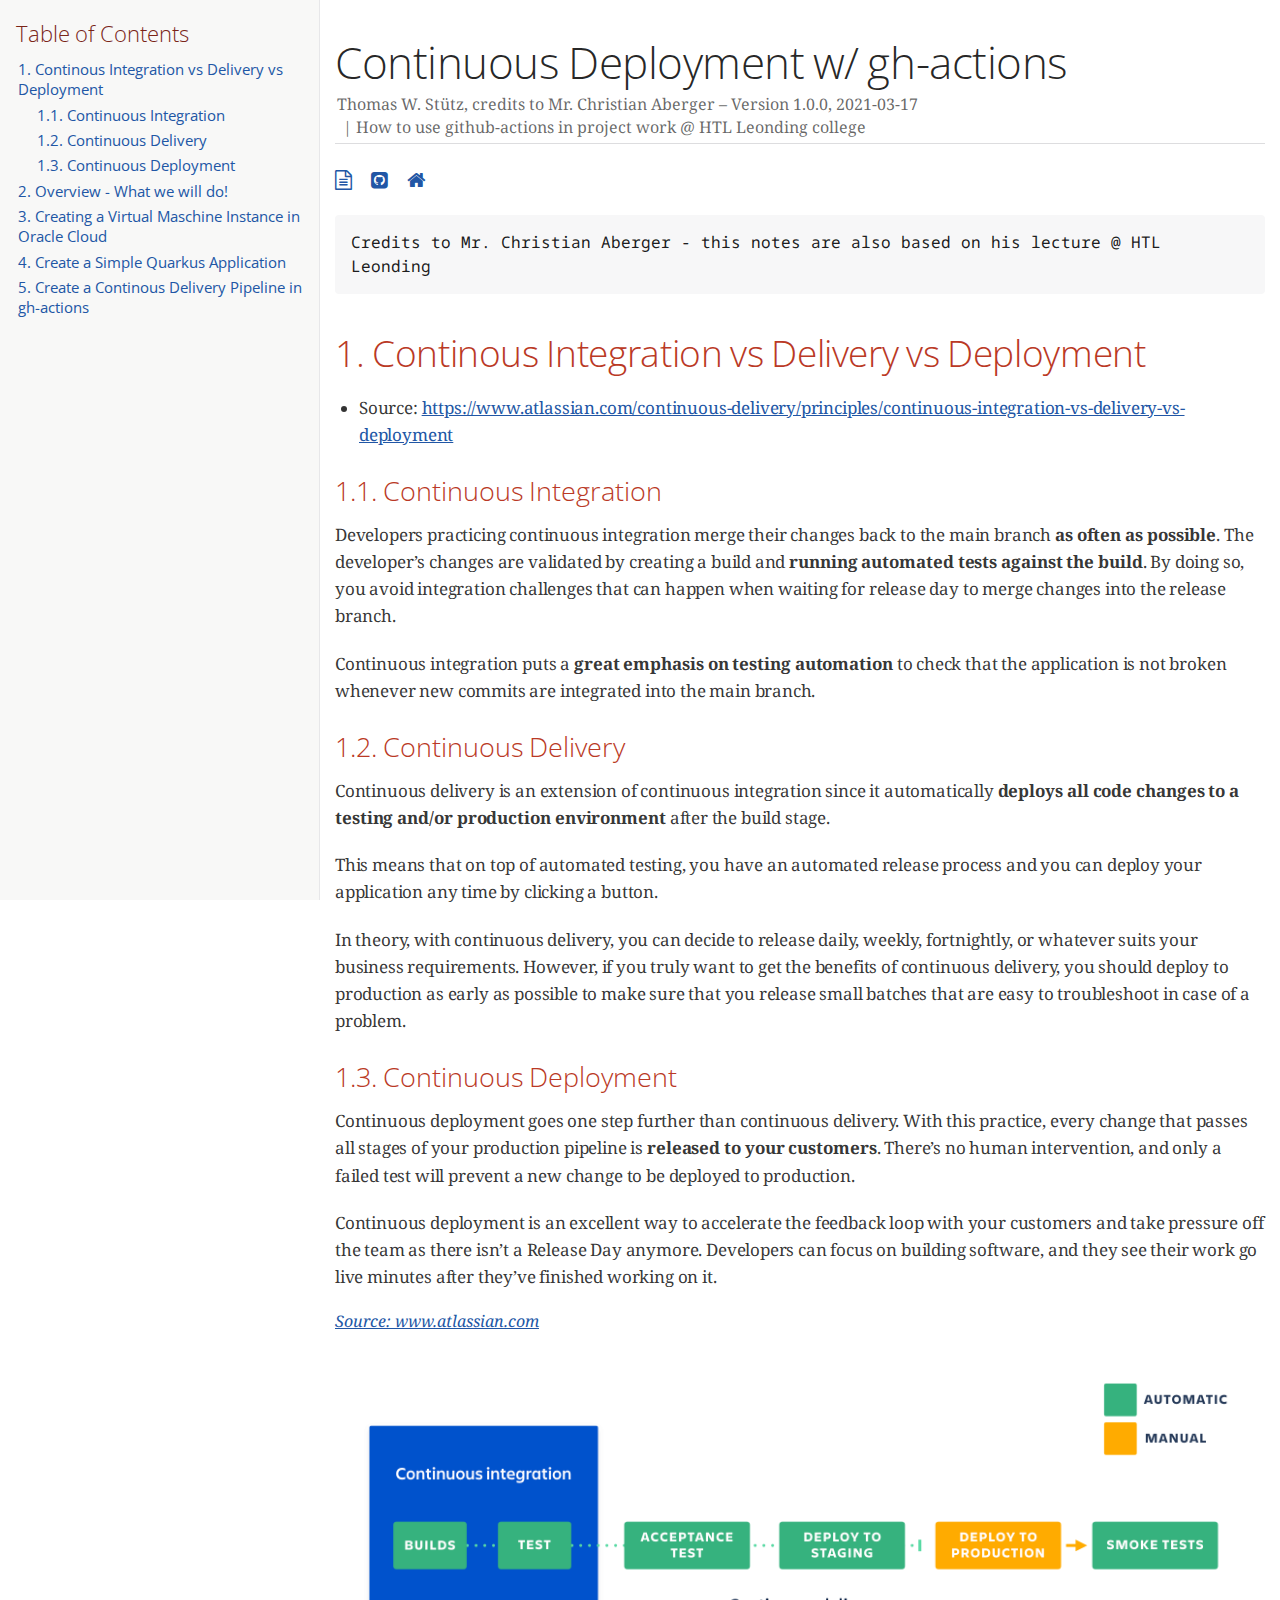
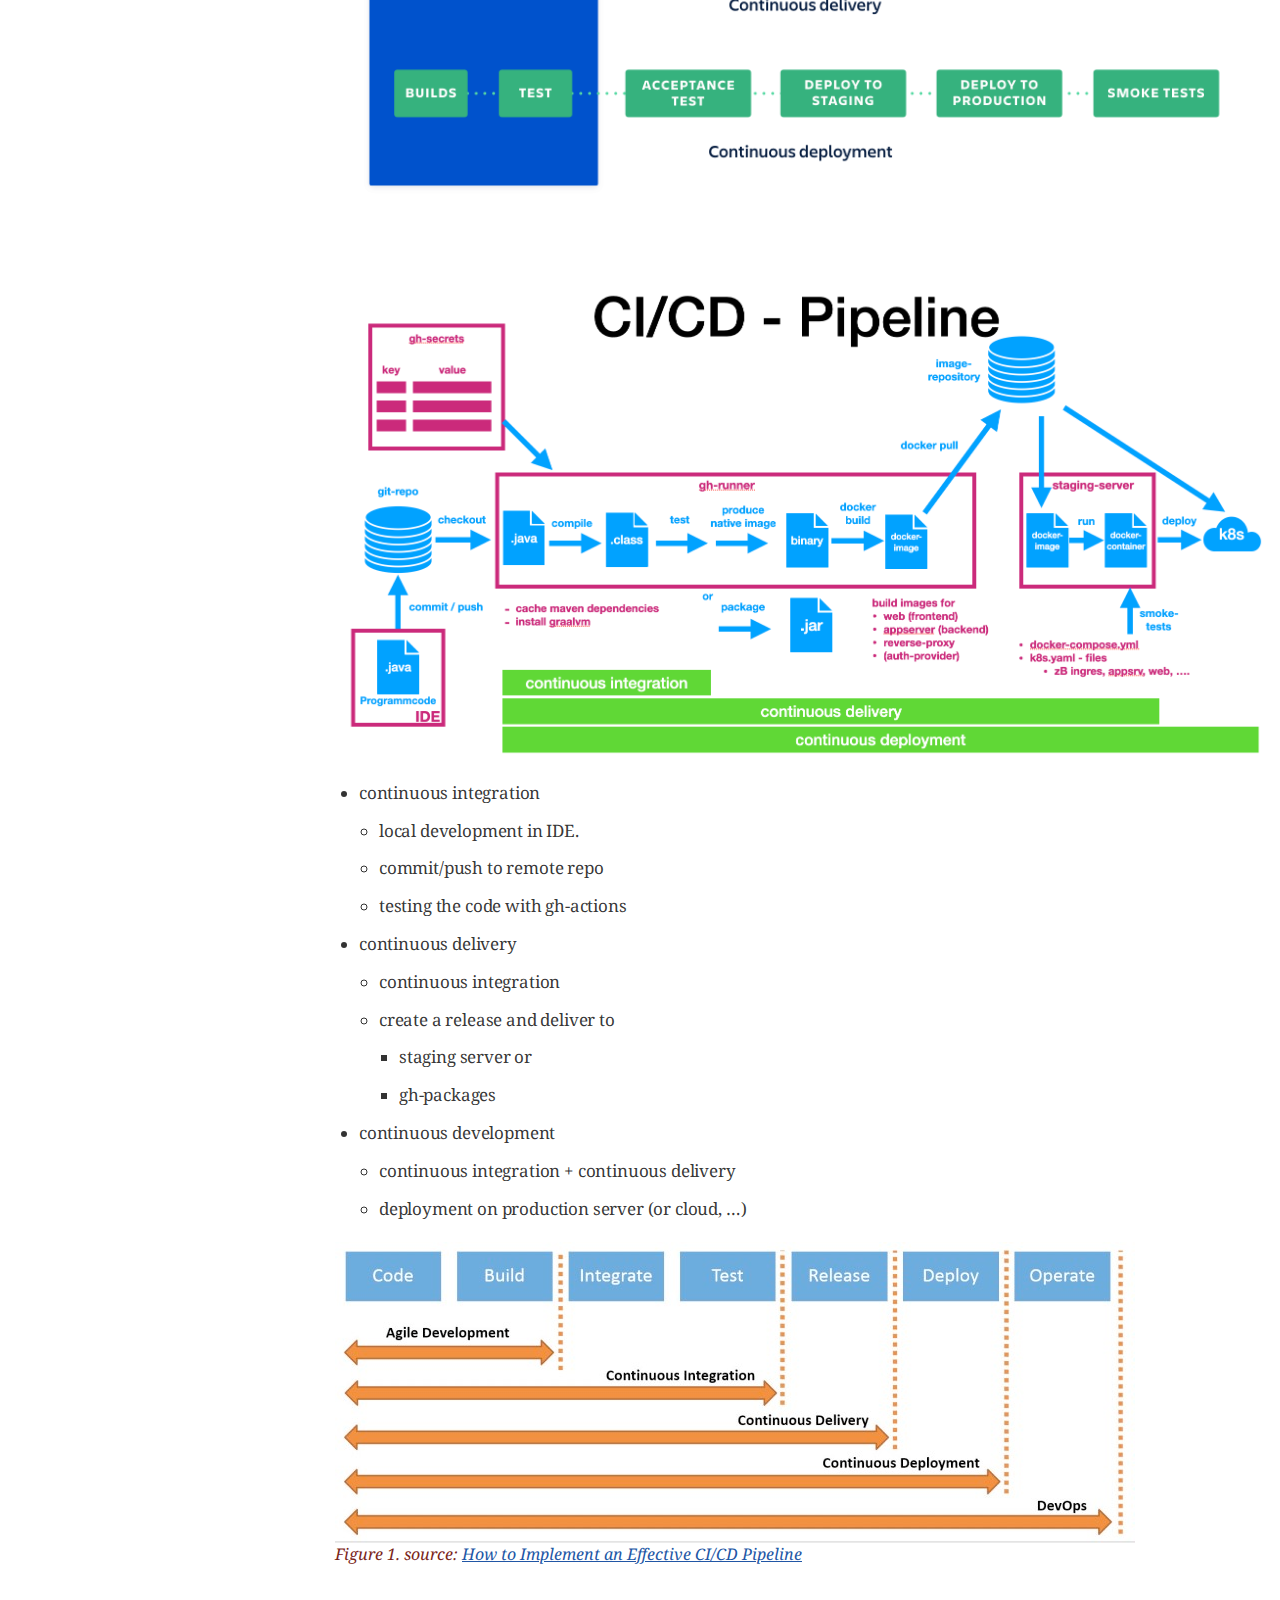
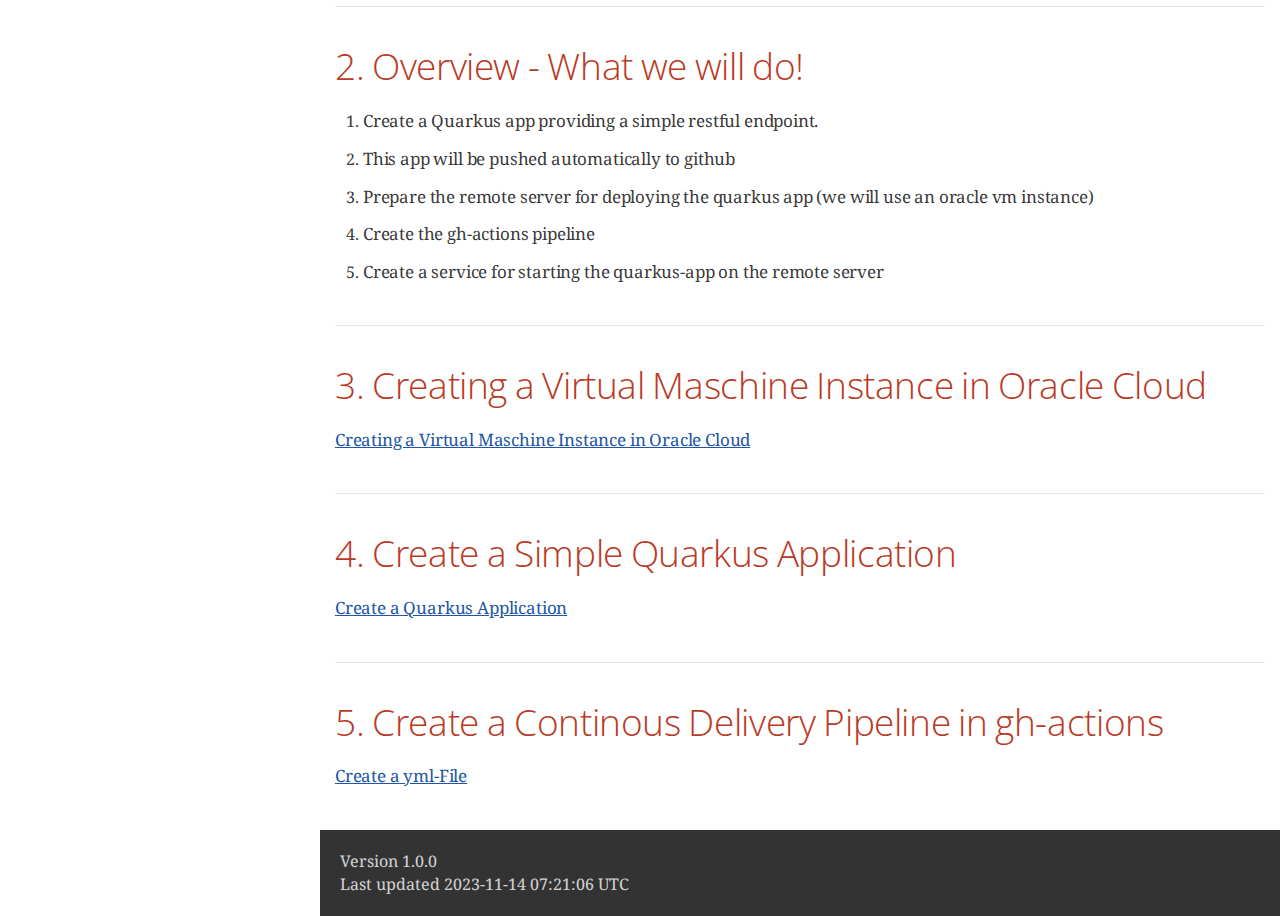
<file: index.html>
<!DOCTYPE html>
<html lang="en">
<head>
<meta charset="UTF-8">
<meta http-equiv="X-UA-Compatible" content="IE=edge">
<meta name="viewport" content="width=device-width, initial-scale=1.0">
<meta name="generator" content="Asciidoctor 2.0.20">
<meta name="author" content="Thomas W. Stütz, credits to Mr. Christian Aberger">
<link rel="icon" type="image/png" href="themes/favicon.png">
<title>Continuous Deployment w/ gh-actions</title>
<link rel="stylesheet" href="https://fonts.googleapis.com/css?family=Open+Sans:300,300italic,400,400italic,600,600italic%7CNoto+Serif:400,400italic,700,700italic%7CDroid+Sans+Mono:400,700">
<style>
/*! Asciidoctor default stylesheet | MIT License | https://asciidoctor.org */
/* Uncomment the following line when using as a custom stylesheet */
/* @import "https://fonts.googleapis.com/css?family=Open+Sans:300,300italic,400,400italic,600,600italic%7CNoto+Serif:400,400italic,700,700italic%7CDroid+Sans+Mono:400,700"; */
html{font-family:sans-serif;-webkit-text-size-adjust:100%}
a{background:none}
a:focus{outline:thin dotted}
a:active,a:hover{outline:0}
h1{font-size:2em;margin:.67em 0}
b,strong{font-weight:bold}
abbr{font-size:.9em}
abbr[title]{cursor:help;border-bottom:1px dotted #dddddf;text-decoration:none}
dfn{font-style:italic}
hr{height:0}
mark{background:#ff0;color:#000}
code,kbd,pre,samp{font-family:monospace;font-size:1em}
pre{white-space:pre-wrap}
q{quotes:"\201C" "\201D" "\2018" "\2019"}
small{font-size:80%}
sub,sup{font-size:75%;line-height:0;position:relative;vertical-align:baseline}
sup{top:-.5em}
sub{bottom:-.25em}
img{border:0}
svg:not(:root){overflow:hidden}
figure{margin:0}
audio,video{display:inline-block}
audio:not([controls]){display:none;height:0}
fieldset{border:1px solid silver;margin:0 2px;padding:.35em .625em .75em}
legend{border:0;padding:0}
button,input,select,textarea{font-family:inherit;font-size:100%;margin:0}
button,input{line-height:normal}
button,select{text-transform:none}
button,html input[type=button],input[type=reset],input[type=submit]{-webkit-appearance:button;cursor:pointer}
button[disabled],html input[disabled]{cursor:default}
input[type=checkbox],input[type=radio]{padding:0}
button::-moz-focus-inner,input::-moz-focus-inner{border:0;padding:0}
textarea{overflow:auto;vertical-align:top}
table{border-collapse:collapse;border-spacing:0}
*,::before,::after{box-sizing:border-box}
html,body{font-size:100%}
body{background:#fff;color:rgba(0,0,0,.8);padding:0;margin:0;font-family:"Noto Serif","DejaVu Serif",serif;line-height:1;position:relative;cursor:auto;-moz-tab-size:4;-o-tab-size:4;tab-size:4;word-wrap:anywhere;-moz-osx-font-smoothing:grayscale;-webkit-font-smoothing:antialiased}
a:hover{cursor:pointer}
img,object,embed{max-width:100%;height:auto}
object,embed{height:100%}
img{-ms-interpolation-mode:bicubic}
.left{float:left!important}
.right{float:right!important}
.text-left{text-align:left!important}
.text-right{text-align:right!important}
.text-center{text-align:center!important}
.text-justify{text-align:justify!important}
.hide{display:none}
img,object,svg{display:inline-block;vertical-align:middle}
textarea{height:auto;min-height:50px}
select{width:100%}
.subheader,.admonitionblock td.content>.title,.audioblock>.title,.exampleblock>.title,.imageblock>.title,.listingblock>.title,.literalblock>.title,.stemblock>.title,.openblock>.title,.paragraph>.title,.quoteblock>.title,table.tableblock>.title,.verseblock>.title,.videoblock>.title,.dlist>.title,.olist>.title,.ulist>.title,.qlist>.title,.hdlist>.title{line-height:1.45;color:#7a2518;font-weight:400;margin-top:0;margin-bottom:.25em}
div,dl,dt,dd,ul,ol,li,h1,h2,h3,#toctitle,.sidebarblock>.content>.title,h4,h5,h6,pre,form,p,blockquote,th,td{margin:0;padding:0}
a{color:#2156a5;text-decoration:underline;line-height:inherit}
a:hover,a:focus{color:#1d4b8f}
a img{border:0}
p{line-height:1.6;margin-bottom:1.25em;text-rendering:optimizeLegibility}
p aside{font-size:.875em;line-height:1.35;font-style:italic}
h1,h2,h3,#toctitle,.sidebarblock>.content>.title,h4,h5,h6{font-family:"Open Sans","DejaVu Sans",sans-serif;font-weight:300;font-style:normal;color:#ba3925;text-rendering:optimizeLegibility;margin-top:1em;margin-bottom:.5em;line-height:1.0125em}
h1 small,h2 small,h3 small,#toctitle small,.sidebarblock>.content>.title small,h4 small,h5 small,h6 small{font-size:60%;color:#e99b8f;line-height:0}
h1{font-size:2.125em}
h2{font-size:1.6875em}
h3,#toctitle,.sidebarblock>.content>.title{font-size:1.375em}
h4,h5{font-size:1.125em}
h6{font-size:1em}
hr{border:solid #dddddf;border-width:1px 0 0;clear:both;margin:1.25em 0 1.1875em}
em,i{font-style:italic;line-height:inherit}
strong,b{font-weight:bold;line-height:inherit}
small{font-size:60%;line-height:inherit}
code{font-family:"Droid Sans Mono","DejaVu Sans Mono",monospace;font-weight:400;color:rgba(0,0,0,.9)}
ul,ol,dl{line-height:1.6;margin-bottom:1.25em;list-style-position:outside;font-family:inherit}
ul,ol{margin-left:1.5em}
ul li ul,ul li ol{margin-left:1.25em;margin-bottom:0}
ul.circle{list-style-type:circle}
ul.disc{list-style-type:disc}
ul.square{list-style-type:square}
ul.circle ul:not([class]),ul.disc ul:not([class]),ul.square ul:not([class]){list-style:inherit}
ol li ul,ol li ol{margin-left:1.25em;margin-bottom:0}
dl dt{margin-bottom:.3125em;font-weight:bold}
dl dd{margin-bottom:1.25em}
blockquote{margin:0 0 1.25em;padding:.5625em 1.25em 0 1.1875em;border-left:1px solid #ddd}
blockquote,blockquote p{line-height:1.6;color:rgba(0,0,0,.85)}
@media screen and (min-width:768px){h1,h2,h3,#toctitle,.sidebarblock>.content>.title,h4,h5,h6{line-height:1.2}
h1{font-size:2.75em}
h2{font-size:2.3125em}
h3,#toctitle,.sidebarblock>.content>.title{font-size:1.6875em}
h4{font-size:1.4375em}}
table{background:#fff;margin-bottom:1.25em;border:1px solid #dedede;word-wrap:normal}
table thead,table tfoot{background:#f7f8f7}
table thead tr th,table thead tr td,table tfoot tr th,table tfoot tr td{padding:.5em .625em .625em;font-size:inherit;color:rgba(0,0,0,.8);text-align:left}
table tr th,table tr td{padding:.5625em .625em;font-size:inherit;color:rgba(0,0,0,.8)}
table tr.even,table tr.alt{background:#f8f8f7}
table thead tr th,table tfoot tr th,table tbody tr td,table tr td,table tfoot tr td{line-height:1.6}
h1,h2,h3,#toctitle,.sidebarblock>.content>.title,h4,h5,h6{line-height:1.2;word-spacing:-.05em}
h1 strong,h2 strong,h3 strong,#toctitle strong,.sidebarblock>.content>.title strong,h4 strong,h5 strong,h6 strong{font-weight:400}
.center{margin-left:auto;margin-right:auto}
.stretch{width:100%}
.clearfix::before,.clearfix::after,.float-group::before,.float-group::after{content:" ";display:table}
.clearfix::after,.float-group::after{clear:both}
:not(pre).nobreak{word-wrap:normal}
:not(pre).nowrap{white-space:nowrap}
:not(pre).pre-wrap{white-space:pre-wrap}
:not(pre):not([class^=L])>code{font-size:.9375em;font-style:normal!important;letter-spacing:0;padding:.1em .5ex;word-spacing:-.15em;background:#f7f7f8;border-radius:4px;line-height:1.45;text-rendering:optimizeSpeed}
pre{color:rgba(0,0,0,.9);font-family:"Droid Sans Mono","DejaVu Sans Mono",monospace;line-height:1.45;text-rendering:optimizeSpeed}
pre code,pre pre{color:inherit;font-size:inherit;line-height:inherit}
pre>code{display:block}
pre.nowrap,pre.nowrap pre{white-space:pre;word-wrap:normal}
em em{font-style:normal}
strong strong{font-weight:400}
.keyseq{color:rgba(51,51,51,.8)}
kbd{font-family:"Droid Sans Mono","DejaVu Sans Mono",monospace;display:inline-block;color:rgba(0,0,0,.8);font-size:.65em;line-height:1.45;background:#f7f7f7;border:1px solid #ccc;border-radius:3px;box-shadow:0 1px 0 rgba(0,0,0,.2),inset 0 0 0 .1em #fff;margin:0 .15em;padding:.2em .5em;vertical-align:middle;position:relative;top:-.1em;white-space:nowrap}
.keyseq kbd:first-child{margin-left:0}
.keyseq kbd:last-child{margin-right:0}
.menuseq,.menuref{color:#000}
.menuseq b:not(.caret),.menuref{font-weight:inherit}
.menuseq{word-spacing:-.02em}
.menuseq b.caret{font-size:1.25em;line-height:.8}
.menuseq i.caret{font-weight:bold;text-align:center;width:.45em}
b.button::before,b.button::after{position:relative;top:-1px;font-weight:400}
b.button::before{content:"[";padding:0 3px 0 2px}
b.button::after{content:"]";padding:0 2px 0 3px}
p a>code:hover{color:rgba(0,0,0,.9)}
#header,#content,#footnotes,#footer{width:100%;margin:0 auto;max-width:62.5em;*zoom:1;position:relative;padding-left:.9375em;padding-right:.9375em}
#header::before,#header::after,#content::before,#content::after,#footnotes::before,#footnotes::after,#footer::before,#footer::after{content:" ";display:table}
#header::after,#content::after,#footnotes::after,#footer::after{clear:both}
#content{margin-top:1.25em}
#content::before{content:none}
#header>h1:first-child{color:rgba(0,0,0,.85);margin-top:2.25rem;margin-bottom:0}
#header>h1:first-child+#toc{margin-top:8px;border-top:1px solid #dddddf}
#header>h1:only-child,body.toc2 #header>h1:nth-last-child(2){border-bottom:1px solid #dddddf;padding-bottom:8px}
#header .details{border-bottom:1px solid #dddddf;line-height:1.45;padding-top:.25em;padding-bottom:.25em;padding-left:.25em;color:rgba(0,0,0,.6);display:flex;flex-flow:row wrap}
#header .details span:first-child{margin-left:-.125em}
#header .details span.email a{color:rgba(0,0,0,.85)}
#header .details br{display:none}
#header .details br+span::before{content:"\00a0\2013\00a0"}
#header .details br+span.author::before{content:"\00a0\22c5\00a0";color:rgba(0,0,0,.85)}
#header .details br+span#revremark::before{content:"\00a0|\00a0"}
#header #revnumber{text-transform:capitalize}
#header #revnumber::after{content:"\00a0"}
#content>h1:first-child:not([class]){color:rgba(0,0,0,.85);border-bottom:1px solid #dddddf;padding-bottom:8px;margin-top:0;padding-top:1rem;margin-bottom:1.25rem}
#toc{border-bottom:1px solid #e7e7e9;padding-bottom:.5em}
#toc>ul{margin-left:.125em}
#toc ul.sectlevel0>li>a{font-style:italic}
#toc ul.sectlevel0 ul.sectlevel1{margin:.5em 0}
#toc ul{font-family:"Open Sans","DejaVu Sans",sans-serif;list-style-type:none}
#toc li{line-height:1.3334;margin-top:.3334em}
#toc a{text-decoration:none}
#toc a:active{text-decoration:underline}
#toctitle{color:#7a2518;font-size:1.2em}
@media screen and (min-width:768px){#toctitle{font-size:1.375em}
body.toc2{padding-left:15em;padding-right:0}
#toc.toc2{margin-top:0!important;background:#f8f8f7;position:fixed;width:15em;left:0;top:0;border-right:1px solid #e7e7e9;border-top-width:0!important;border-bottom-width:0!important;z-index:1000;padding:1.25em 1em;height:100%;overflow:auto}
#toc.toc2 #toctitle{margin-top:0;margin-bottom:.8rem;font-size:1.2em}
#toc.toc2>ul{font-size:.9em;margin-bottom:0}
#toc.toc2 ul ul{margin-left:0;padding-left:1em}
#toc.toc2 ul.sectlevel0 ul.sectlevel1{padding-left:0;margin-top:.5em;margin-bottom:.5em}
body.toc2.toc-right{padding-left:0;padding-right:15em}
body.toc2.toc-right #toc.toc2{border-right-width:0;border-left:1px solid #e7e7e9;left:auto;right:0}}
@media screen and (min-width:1280px){body.toc2{padding-left:20em;padding-right:0}
#toc.toc2{width:20em}
#toc.toc2 #toctitle{font-size:1.375em}
#toc.toc2>ul{font-size:.95em}
#toc.toc2 ul ul{padding-left:1.25em}
body.toc2.toc-right{padding-left:0;padding-right:20em}}
#content #toc{border:1px solid #e0e0dc;margin-bottom:1.25em;padding:1.25em;background:#f8f8f7;border-radius:4px}
#content #toc>:first-child{margin-top:0}
#content #toc>:last-child{margin-bottom:0}
#footer{max-width:none;background:rgba(0,0,0,.8);padding:1.25em}
#footer-text{color:hsla(0,0%,100%,.8);line-height:1.44}
#content{margin-bottom:.625em}
.sect1{padding-bottom:.625em}
@media screen and (min-width:768px){#content{margin-bottom:1.25em}
.sect1{padding-bottom:1.25em}}
.sect1:last-child{padding-bottom:0}
.sect1+.sect1{border-top:1px solid #e7e7e9}
#content h1>a.anchor,h2>a.anchor,h3>a.anchor,#toctitle>a.anchor,.sidebarblock>.content>.title>a.anchor,h4>a.anchor,h5>a.anchor,h6>a.anchor{position:absolute;z-index:1001;width:1.5ex;margin-left:-1.5ex;display:block;text-decoration:none!important;visibility:hidden;text-align:center;font-weight:400}
#content h1>a.anchor::before,h2>a.anchor::before,h3>a.anchor::before,#toctitle>a.anchor::before,.sidebarblock>.content>.title>a.anchor::before,h4>a.anchor::before,h5>a.anchor::before,h6>a.anchor::before{content:"\00A7";font-size:.85em;display:block;padding-top:.1em}
#content h1:hover>a.anchor,#content h1>a.anchor:hover,h2:hover>a.anchor,h2>a.anchor:hover,h3:hover>a.anchor,#toctitle:hover>a.anchor,.sidebarblock>.content>.title:hover>a.anchor,h3>a.anchor:hover,#toctitle>a.anchor:hover,.sidebarblock>.content>.title>a.anchor:hover,h4:hover>a.anchor,h4>a.anchor:hover,h5:hover>a.anchor,h5>a.anchor:hover,h6:hover>a.anchor,h6>a.anchor:hover{visibility:visible}
#content h1>a.link,h2>a.link,h3>a.link,#toctitle>a.link,.sidebarblock>.content>.title>a.link,h4>a.link,h5>a.link,h6>a.link{color:#ba3925;text-decoration:none}
#content h1>a.link:hover,h2>a.link:hover,h3>a.link:hover,#toctitle>a.link:hover,.sidebarblock>.content>.title>a.link:hover,h4>a.link:hover,h5>a.link:hover,h6>a.link:hover{color:#a53221}
details,.audioblock,.imageblock,.literalblock,.listingblock,.stemblock,.videoblock{margin-bottom:1.25em}
details{margin-left:1.25rem}
details>summary{cursor:pointer;display:block;position:relative;line-height:1.6;margin-bottom:.625rem;outline:none;-webkit-tap-highlight-color:transparent}
details>summary::-webkit-details-marker{display:none}
details>summary::before{content:"";border:solid transparent;border-left:solid;border-width:.3em 0 .3em .5em;position:absolute;top:.5em;left:-1.25rem;transform:translateX(15%)}
details[open]>summary::before{border:solid transparent;border-top:solid;border-width:.5em .3em 0;transform:translateY(15%)}
details>summary::after{content:"";width:1.25rem;height:1em;position:absolute;top:.3em;left:-1.25rem}
.admonitionblock td.content>.title,.audioblock>.title,.exampleblock>.title,.imageblock>.title,.listingblock>.title,.literalblock>.title,.stemblock>.title,.openblock>.title,.paragraph>.title,.quoteblock>.title,table.tableblock>.title,.verseblock>.title,.videoblock>.title,.dlist>.title,.olist>.title,.ulist>.title,.qlist>.title,.hdlist>.title{text-rendering:optimizeLegibility;text-align:left;font-family:"Noto Serif","DejaVu Serif",serif;font-size:1rem;font-style:italic}
table.tableblock.fit-content>caption.title{white-space:nowrap;width:0}
.paragraph.lead>p,#preamble>.sectionbody>[class=paragraph]:first-of-type p{font-size:1.21875em;line-height:1.6;color:rgba(0,0,0,.85)}
.admonitionblock>table{border-collapse:separate;border:0;background:none;width:100%}
.admonitionblock>table td.icon{text-align:center;width:80px}
.admonitionblock>table td.icon img{max-width:none}
.admonitionblock>table td.icon .title{font-weight:bold;font-family:"Open Sans","DejaVu Sans",sans-serif;text-transform:uppercase}
.admonitionblock>table td.content{padding-left:1.125em;padding-right:1.25em;border-left:1px solid #dddddf;color:rgba(0,0,0,.6);word-wrap:anywhere}
.admonitionblock>table td.content>:last-child>:last-child{margin-bottom:0}
.exampleblock>.content{border:1px solid #e6e6e6;margin-bottom:1.25em;padding:1.25em;background:#fff;border-radius:4px}
.sidebarblock{border:1px solid #dbdbd6;margin-bottom:1.25em;padding:1.25em;background:#f3f3f2;border-radius:4px}
.sidebarblock>.content>.title{color:#7a2518;margin-top:0;text-align:center}
.exampleblock>.content>:first-child,.sidebarblock>.content>:first-child{margin-top:0}
.exampleblock>.content>:last-child,.exampleblock>.content>:last-child>:last-child,.exampleblock>.content .olist>ol>li:last-child>:last-child,.exampleblock>.content .ulist>ul>li:last-child>:last-child,.exampleblock>.content .qlist>ol>li:last-child>:last-child,.sidebarblock>.content>:last-child,.sidebarblock>.content>:last-child>:last-child,.sidebarblock>.content .olist>ol>li:last-child>:last-child,.sidebarblock>.content .ulist>ul>li:last-child>:last-child,.sidebarblock>.content .qlist>ol>li:last-child>:last-child{margin-bottom:0}
.literalblock pre,.listingblock>.content>pre{border-radius:4px;overflow-x:auto;padding:1em;font-size:.8125em}
@media screen and (min-width:768px){.literalblock pre,.listingblock>.content>pre{font-size:.90625em}}
@media screen and (min-width:1280px){.literalblock pre,.listingblock>.content>pre{font-size:1em}}
.literalblock pre,.listingblock>.content>pre:not(.highlight),.listingblock>.content>pre[class=highlight],.listingblock>.content>pre[class^="highlight "]{background:#f7f7f8}
.literalblock.output pre{color:#f7f7f8;background:rgba(0,0,0,.9)}
.listingblock>.content{position:relative}
.listingblock code[data-lang]::before{display:none;content:attr(data-lang);position:absolute;font-size:.75em;top:.425rem;right:.5rem;line-height:1;text-transform:uppercase;color:inherit;opacity:.5}
.listingblock:hover code[data-lang]::before{display:block}
.listingblock.terminal pre .command::before{content:attr(data-prompt);padding-right:.5em;color:inherit;opacity:.5}
.listingblock.terminal pre .command:not([data-prompt])::before{content:"$"}
.listingblock pre.highlightjs{padding:0}
.listingblock pre.highlightjs>code{padding:1em;border-radius:4px}
.listingblock pre.prettyprint{border-width:0}
.prettyprint{background:#f7f7f8}
pre.prettyprint .linenums{line-height:1.45;margin-left:2em}
pre.prettyprint li{background:none;list-style-type:inherit;padding-left:0}
pre.prettyprint li code[data-lang]::before{opacity:1}
pre.prettyprint li:not(:first-child) code[data-lang]::before{display:none}
table.linenotable{border-collapse:separate;border:0;margin-bottom:0;background:none}
table.linenotable td[class]{color:inherit;vertical-align:top;padding:0;line-height:inherit;white-space:normal}
table.linenotable td.code{padding-left:.75em}
table.linenotable td.linenos,pre.pygments .linenos{border-right:1px solid;opacity:.35;padding-right:.5em;-webkit-user-select:none;-moz-user-select:none;-ms-user-select:none;user-select:none}
pre.pygments span.linenos{display:inline-block;margin-right:.75em}
.quoteblock{margin:0 1em 1.25em 1.5em;display:table}
.quoteblock:not(.excerpt)>.title{margin-left:-1.5em;margin-bottom:.75em}
.quoteblock blockquote,.quoteblock p{color:rgba(0,0,0,.85);font-size:1.15rem;line-height:1.75;word-spacing:.1em;letter-spacing:0;font-style:italic;text-align:justify}
.quoteblock blockquote{margin:0;padding:0;border:0}
.quoteblock blockquote::before{content:"\201c";float:left;font-size:2.75em;font-weight:bold;line-height:.6em;margin-left:-.6em;color:#7a2518;text-shadow:0 1px 2px rgba(0,0,0,.1)}
.quoteblock blockquote>.paragraph:last-child p{margin-bottom:0}
.quoteblock .attribution{margin-top:.75em;margin-right:.5ex;text-align:right}
.verseblock{margin:0 1em 1.25em}
.verseblock pre{font-family:"Open Sans","DejaVu Sans",sans-serif;font-size:1.15rem;color:rgba(0,0,0,.85);font-weight:300;text-rendering:optimizeLegibility}
.verseblock pre strong{font-weight:400}
.verseblock .attribution{margin-top:1.25rem;margin-left:.5ex}
.quoteblock .attribution,.verseblock .attribution{font-size:.9375em;line-height:1.45;font-style:italic}
.quoteblock .attribution br,.verseblock .attribution br{display:none}
.quoteblock .attribution cite,.verseblock .attribution cite{display:block;letter-spacing:-.025em;color:rgba(0,0,0,.6)}
.quoteblock.abstract blockquote::before,.quoteblock.excerpt blockquote::before,.quoteblock .quoteblock blockquote::before{display:none}
.quoteblock.abstract blockquote,.quoteblock.abstract p,.quoteblock.excerpt blockquote,.quoteblock.excerpt p,.quoteblock .quoteblock blockquote,.quoteblock .quoteblock p{line-height:1.6;word-spacing:0}
.quoteblock.abstract{margin:0 1em 1.25em;display:block}
.quoteblock.abstract>.title{margin:0 0 .375em;font-size:1.15em;text-align:center}
.quoteblock.excerpt>blockquote,.quoteblock .quoteblock{padding:0 0 .25em 1em;border-left:.25em solid #dddddf}
.quoteblock.excerpt,.quoteblock .quoteblock{margin-left:0}
.quoteblock.excerpt blockquote,.quoteblock.excerpt p,.quoteblock .quoteblock blockquote,.quoteblock .quoteblock p{color:inherit;font-size:1.0625rem}
.quoteblock.excerpt .attribution,.quoteblock .quoteblock .attribution{color:inherit;font-size:.85rem;text-align:left;margin-right:0}
p.tableblock:last-child{margin-bottom:0}
td.tableblock>.content{margin-bottom:1.25em;word-wrap:anywhere}
td.tableblock>.content>:last-child{margin-bottom:-1.25em}
table.tableblock,th.tableblock,td.tableblock{border:0 solid #dedede}
table.grid-all>*>tr>*{border-width:1px}
table.grid-cols>*>tr>*{border-width:0 1px}
table.grid-rows>*>tr>*{border-width:1px 0}
table.frame-all{border-width:1px}
table.frame-ends{border-width:1px 0}
table.frame-sides{border-width:0 1px}
table.frame-none>colgroup+*>:first-child>*,table.frame-sides>colgroup+*>:first-child>*{border-top-width:0}
table.frame-none>:last-child>:last-child>*,table.frame-sides>:last-child>:last-child>*{border-bottom-width:0}
table.frame-none>*>tr>:first-child,table.frame-ends>*>tr>:first-child{border-left-width:0}
table.frame-none>*>tr>:last-child,table.frame-ends>*>tr>:last-child{border-right-width:0}
table.stripes-all>*>tr,table.stripes-odd>*>tr:nth-of-type(odd),table.stripes-even>*>tr:nth-of-type(even),table.stripes-hover>*>tr:hover{background:#f8f8f7}
th.halign-left,td.halign-left{text-align:left}
th.halign-right,td.halign-right{text-align:right}
th.halign-center,td.halign-center{text-align:center}
th.valign-top,td.valign-top{vertical-align:top}
th.valign-bottom,td.valign-bottom{vertical-align:bottom}
th.valign-middle,td.valign-middle{vertical-align:middle}
table thead th,table tfoot th{font-weight:bold}
tbody tr th{background:#f7f8f7}
tbody tr th,tbody tr th p,tfoot tr th,tfoot tr th p{color:rgba(0,0,0,.8);font-weight:bold}
p.tableblock>code:only-child{background:none;padding:0}
p.tableblock{font-size:1em}
ol{margin-left:1.75em}
ul li ol{margin-left:1.5em}
dl dd{margin-left:1.125em}
dl dd:last-child,dl dd:last-child>:last-child{margin-bottom:0}
li p,ul dd,ol dd,.olist .olist,.ulist .ulist,.ulist .olist,.olist .ulist{margin-bottom:.625em}
ul.checklist,ul.none,ol.none,ul.no-bullet,ol.no-bullet,ol.unnumbered,ul.unstyled,ol.unstyled{list-style-type:none}
ul.no-bullet,ol.no-bullet,ol.unnumbered{margin-left:.625em}
ul.unstyled,ol.unstyled{margin-left:0}
li>p:empty:only-child::before{content:"";display:inline-block}
ul.checklist>li>p:first-child{margin-left:-1em}
ul.checklist>li>p:first-child>.fa-square-o:first-child,ul.checklist>li>p:first-child>.fa-check-square-o:first-child{width:1.25em;font-size:.8em;position:relative;bottom:.125em}
ul.checklist>li>p:first-child>input[type=checkbox]:first-child{margin-right:.25em}
ul.inline{display:flex;flex-flow:row wrap;list-style:none;margin:0 0 .625em -1.25em}
ul.inline>li{margin-left:1.25em}
.unstyled dl dt{font-weight:400;font-style:normal}
ol.arabic{list-style-type:decimal}
ol.decimal{list-style-type:decimal-leading-zero}
ol.loweralpha{list-style-type:lower-alpha}
ol.upperalpha{list-style-type:upper-alpha}
ol.lowerroman{list-style-type:lower-roman}
ol.upperroman{list-style-type:upper-roman}
ol.lowergreek{list-style-type:lower-greek}
.hdlist>table,.colist>table{border:0;background:none}
.hdlist>table>tbody>tr,.colist>table>tbody>tr{background:none}
td.hdlist1,td.hdlist2{vertical-align:top;padding:0 .625em}
td.hdlist1{font-weight:bold;padding-bottom:1.25em}
td.hdlist2{word-wrap:anywhere}
.literalblock+.colist,.listingblock+.colist{margin-top:-.5em}
.colist td:not([class]):first-child{padding:.4em .75em 0;line-height:1;vertical-align:top}
.colist td:not([class]):first-child img{max-width:none}
.colist td:not([class]):last-child{padding:.25em 0}
.thumb,.th{line-height:0;display:inline-block;border:4px solid #fff;box-shadow:0 0 0 1px #ddd}
.imageblock.left{margin:.25em .625em 1.25em 0}
.imageblock.right{margin:.25em 0 1.25em .625em}
.imageblock>.title{margin-bottom:0}
.imageblock.thumb,.imageblock.th{border-width:6px}
.imageblock.thumb>.title,.imageblock.th>.title{padding:0 .125em}
.image.left,.image.right{margin-top:.25em;margin-bottom:.25em;display:inline-block;line-height:0}
.image.left{margin-right:.625em}
.image.right{margin-left:.625em}
a.image{text-decoration:none;display:inline-block}
a.image object{pointer-events:none}
sup.footnote,sup.footnoteref{font-size:.875em;position:static;vertical-align:super}
sup.footnote a,sup.footnoteref a{text-decoration:none}
sup.footnote a:active,sup.footnoteref a:active{text-decoration:underline}
#footnotes{padding-top:.75em;padding-bottom:.75em;margin-bottom:.625em}
#footnotes hr{width:20%;min-width:6.25em;margin:-.25em 0 .75em;border-width:1px 0 0}
#footnotes .footnote{padding:0 .375em 0 .225em;line-height:1.3334;font-size:.875em;margin-left:1.2em;margin-bottom:.2em}
#footnotes .footnote a:first-of-type{font-weight:bold;text-decoration:none;margin-left:-1.05em}
#footnotes .footnote:last-of-type{margin-bottom:0}
#content #footnotes{margin-top:-.625em;margin-bottom:0;padding:.75em 0}
div.unbreakable{page-break-inside:avoid}
.big{font-size:larger}
.small{font-size:smaller}
.underline{text-decoration:underline}
.overline{text-decoration:overline}
.line-through{text-decoration:line-through}
.aqua{color:#00bfbf}
.aqua-background{background:#00fafa}
.black{color:#000}
.black-background{background:#000}
.blue{color:#0000bf}
.blue-background{background:#0000fa}
.fuchsia{color:#bf00bf}
.fuchsia-background{background:#fa00fa}
.gray{color:#606060}
.gray-background{background:#7d7d7d}
.green{color:#006000}
.green-background{background:#007d00}
.lime{color:#00bf00}
.lime-background{background:#00fa00}
.maroon{color:#600000}
.maroon-background{background:#7d0000}
.navy{color:#000060}
.navy-background{background:#00007d}
.olive{color:#606000}
.olive-background{background:#7d7d00}
.purple{color:#600060}
.purple-background{background:#7d007d}
.red{color:#bf0000}
.red-background{background:#fa0000}
.silver{color:#909090}
.silver-background{background:#bcbcbc}
.teal{color:#006060}
.teal-background{background:#007d7d}
.white{color:#bfbfbf}
.white-background{background:#fafafa}
.yellow{color:#bfbf00}
.yellow-background{background:#fafa00}
span.icon>.fa{cursor:default}
a span.icon>.fa{cursor:inherit}
.admonitionblock td.icon [class^="fa icon-"]{font-size:2.5em;text-shadow:1px 1px 2px rgba(0,0,0,.5);cursor:default}
.admonitionblock td.icon .icon-note::before{content:"\f05a";color:#19407c}
.admonitionblock td.icon .icon-tip::before{content:"\f0eb";text-shadow:1px 1px 2px rgba(155,155,0,.8);color:#111}
.admonitionblock td.icon .icon-warning::before{content:"\f071";color:#bf6900}
.admonitionblock td.icon .icon-caution::before{content:"\f06d";color:#bf3400}
.admonitionblock td.icon .icon-important::before{content:"\f06a";color:#bf0000}
.conum[data-value]{display:inline-block;color:#fff!important;background:rgba(0,0,0,.8);border-radius:50%;text-align:center;font-size:.75em;width:1.67em;height:1.67em;line-height:1.67em;font-family:"Open Sans","DejaVu Sans",sans-serif;font-style:normal;font-weight:bold}
.conum[data-value] *{color:#fff!important}
.conum[data-value]+b{display:none}
.conum[data-value]::after{content:attr(data-value)}
pre .conum[data-value]{position:relative;top:-.125em}
b.conum *{color:inherit!important}
.conum:not([data-value]):empty{display:none}
dt,th.tableblock,td.content,div.footnote{text-rendering:optimizeLegibility}
h1,h2,p,td.content,span.alt,summary{letter-spacing:-.01em}
p strong,td.content strong,div.footnote strong{letter-spacing:-.005em}
p,blockquote,dt,td.content,td.hdlist1,span.alt,summary{font-size:1.0625rem}
p{margin-bottom:1.25rem}
.sidebarblock p,.sidebarblock dt,.sidebarblock td.content,p.tableblock{font-size:1em}
.exampleblock>.content{background:#fffef7;border-color:#e0e0dc;box-shadow:0 1px 4px #e0e0dc}
.print-only{display:none!important}
@page{margin:1.25cm .75cm}
@media print{*{box-shadow:none!important;text-shadow:none!important}
html{font-size:80%}
a{color:inherit!important;text-decoration:underline!important}
a.bare,a[href^="#"],a[href^="mailto:"]{text-decoration:none!important}
a[href^="http:"]:not(.bare)::after,a[href^="https:"]:not(.bare)::after{content:"(" attr(href) ")";display:inline-block;font-size:.875em;padding-left:.25em}
abbr[title]{border-bottom:1px dotted}
abbr[title]::after{content:" (" attr(title) ")"}
pre,blockquote,tr,img,object,svg{page-break-inside:avoid}
thead{display:table-header-group}
svg{max-width:100%}
p,blockquote,dt,td.content{font-size:1em;orphans:3;widows:3}
h2,h3,#toctitle,.sidebarblock>.content>.title{page-break-after:avoid}
#header,#content,#footnotes,#footer{max-width:none}
#toc,.sidebarblock,.exampleblock>.content{background:none!important}
#toc{border-bottom:1px solid #dddddf!important;padding-bottom:0!important}
body.book #header{text-align:center}
body.book #header>h1:first-child{border:0!important;margin:2.5em 0 1em}
body.book #header .details{border:0!important;display:block;padding:0!important}
body.book #header .details span:first-child{margin-left:0!important}
body.book #header .details br{display:block}
body.book #header .details br+span::before{content:none!important}
body.book #toc{border:0!important;text-align:left!important;padding:0!important;margin:0!important}
body.book #toc,body.book #preamble,body.book h1.sect0,body.book .sect1>h2{page-break-before:always}
.listingblock code[data-lang]::before{display:block}
#footer{padding:0 .9375em}
.hide-on-print{display:none!important}
.print-only{display:block!important}
.hide-for-print{display:none!important}
.show-for-print{display:inherit!important}}
@media amzn-kf8,print{#header>h1:first-child{margin-top:1.25rem}
.sect1{padding:0!important}
.sect1+.sect1{border:0}
#footer{background:none}
#footer-text{color:rgba(0,0,0,.6);font-size:.9em}}
@media amzn-kf8{#header,#content,#footnotes,#footer{padding:0}}
</style>
<link rel="stylesheet" href="https://cdnjs.cloudflare.com/ajax/libs/font-awesome/4.7.0/css/font-awesome.min.css">
<style>
pre.rouge .hll {
  background-color: #ffc;
}
pre.rouge .hll * {
  background-color: initial;
}
</style>
</head>
<body class="article toc2 toc-left">
<div id="header">
<h1>Continuous Deployment w/ gh-actions</h1>
<div class="details">
<span id="author" class="author">Thomas W. Stütz, credits to Mr. Christian Aberger</span><br>
<span id="revnumber">version 1.0.0,</span>
<span id="revdate">2021-03-17</span>
<br><span id="revremark">How to use github-actions in project work @ HTL Leonding college</span>
</div>
<div id="toc" class="toc2">
<div id="toctitle">Table of Contents</div>
<ul class="sectlevel1">
<li><a href="#_continous_integration_vs_delivery_vs_deployment">1. Continous Integration vs Delivery vs Deployment</a>
<ul class="sectlevel2">
<li><a href="#_continuous_integration">1.1. Continuous Integration</a></li>
<li><a href="#_continuous_delivery">1.2. Continuous Delivery</a></li>
<li><a href="#_continuous_deployment">1.3. Continuous Deployment</a></li>
</ul>
</li>
<li><a href="#_overview_what_we_will_do">2. Overview - What we will do!</a></li>
<li><a href="#_creating_a_virtual_maschine_instance_in_oracle_cloud">3. Creating a Virtual Maschine Instance in Oracle Cloud</a></li>
<li><a href="#_create_a_simple_quarkus_application">4. Create a Simple Quarkus Application</a></li>
<li><a href="#_create_a_continous_delivery_pipeline_in_gh_actions">5. Create a Continous Delivery Pipeline in gh-actions</a></li>
</ul>
</div>
</div>
<div id="content">
<div id="preamble">
<div class="sectionbody">
<div class="paragraph">
<p><span class="icon"><a class="image" href="https://raw.githubusercontent.com/htl-leonding-college/quarkus-jar-gh-actions-demo/main/asciidocs/docs/index.adoc"><i class="fa fa-file-text-o"></i></a></span> ‏ ‏ ‎
<span class="icon"><a class="image" href="https://github.com/htl-leonding-college/quarkus-jar-gh-actions-demo"><i class="fa fa-github-square"></i></a></span> ‏ ‏ ‎
<span class="icon"><a class="image" href="http://bit.ly/htl-leonding"><i class="fa fa-home"></i></a></span></p>
</div>
<div class="listingblock">
<div class="content">
<pre>Credits to Mr. Christian Aberger - this notes are also based on his lecture @ HTL Leonding</pre>
</div>
</div>
</div>
</div>
<div class="sect1">
<h2 id="_continous_integration_vs_delivery_vs_deployment"><a class="anchor" href="#_continous_integration_vs_delivery_vs_deployment"></a>1. Continous Integration vs Delivery vs Deployment</h2>
<div class="sectionbody">
<div class="ulist">
<ul>
<li>
<p>Source: <a href="https://www.atlassian.com/continuous-delivery/principles/continuous-integration-vs-delivery-vs-deployment" class="bare">https://www.atlassian.com/continuous-delivery/principles/continuous-integration-vs-delivery-vs-deployment</a></p>
</li>
</ul>
</div>
<div class="sect2">
<h3 id="_continuous_integration"><a class="anchor" href="#_continuous_integration"></a>1.1. Continuous Integration</h3>
<div class="paragraph">
<p>Developers practicing continuous integration merge their changes back to the main branch <strong>as often as possible</strong>. The developer&#8217;s changes are validated by creating a build and <strong>running automated tests against the build</strong>. By doing so, you avoid integration challenges that can happen when waiting for release day to merge changes into the release branch.</p>
</div>
<div class="paragraph">
<p>Continuous integration puts a <strong>great emphasis on testing automation</strong> to check that the application is not broken whenever new commits are integrated into the main branch.</p>
</div>
</div>
<div class="sect2">
<h3 id="_continuous_delivery"><a class="anchor" href="#_continuous_delivery"></a>1.2. Continuous Delivery</h3>
<div class="paragraph">
<p>Continuous delivery is an extension of continuous integration since it automatically <strong>deploys all code changes to a testing and/or production environment</strong> after the build stage.</p>
</div>
<div class="paragraph">
<p>This means that on top of automated testing, you have an automated release process and you can deploy your application any time by clicking a button.</p>
</div>
<div class="paragraph">
<p>In theory, with continuous delivery, you can decide to release daily, weekly, fortnightly, or whatever suits your business requirements. However, if you truly want to get the benefits of continuous delivery, you should deploy to production as early as possible to make sure that you release small batches that are easy to troubleshoot in case of a problem.</p>
</div>
</div>
<div class="sect2">
<h3 id="_continuous_deployment"><a class="anchor" href="#_continuous_deployment"></a>1.3. Continuous Deployment</h3>
<div class="paragraph">
<p>Continuous deployment goes one step further than continuous delivery. With this practice, every change that passes all stages of your production pipeline is <strong>released to your customers</strong>. There&#8217;s no human intervention, and only a failed test will prevent a new change to be deployed to production.</p>
</div>
<div class="paragraph">
<p>Continuous deployment is an excellent way to accelerate the feedback loop with your customers and take pressure off the team as there isn&#8217;t a Release Day anymore. Developers can focus on building software, and they see their work go live minutes after they&#8217;ve finished working on it.</p>
</div>
<div class="paragraph">
<div class="title"><a href="https://www.atlassian.com/continuous-delivery/principles/continuous-integration-vs-delivery-vs-deployment">Source: www.atlassian.com</a></div>
<p><span class="image"><img src="images/ci-cd-cd-atlassian.png" alt="ci cd cd atlassian"></span></p>
</div>
<div class="imageblock">
<div class="content">
<img src="images/cicd-pipeline.png" alt="cicd pipeline">
</div>
</div>
<div class="ulist">
<ul>
<li>
<p>continuous integration</p>
<div class="ulist">
<ul>
<li>
<p>local development in IDE.</p>
</li>
<li>
<p>commit/push to remote repo</p>
</li>
<li>
<p>testing the code with gh-actions</p>
</li>
</ul>
</div>
</li>
<li>
<p>continuous delivery</p>
<div class="ulist">
<ul>
<li>
<p>continuous integration</p>
</li>
<li>
<p>create a release and deliver to</p>
<div class="ulist">
<ul>
<li>
<p>staging server or</p>
</li>
<li>
<p>gh-packages</p>
</li>
</ul>
</div>
</li>
</ul>
</div>
</li>
<li>
<p>continuous development</p>
<div class="ulist">
<ul>
<li>
<p>continuous integration + continuous delivery</p>
</li>
<li>
<p>deployment on production server (or cloud, &#8230;&#8203;)</p>
</li>
</ul>
</div>
</li>
</ul>
</div>
<div class="imageblock">
<div class="content">
<img src="images/ci-delivery-deployment.png" alt="ci delivery deployment">
</div>
<div class="title">Figure 1. source: <a href="https://www.clouddefense.ai/blog/how-to-implement-effective-ci-cd-pipeline" target="_blank" rel="noopener">How to Implement an Effective CI/CD Pipeline</a></div>
</div>
</div>
</div>
</div>
<div class="sect1">
<h2 id="_overview_what_we_will_do"><a class="anchor" href="#_overview_what_we_will_do"></a>2. Overview - What we will do!</h2>
<div class="sectionbody">
<div class="olist arabic">
<ol class="arabic">
<li>
<p>Create a Quarkus app providing a simple restful endpoint.</p>
</li>
<li>
<p>This app will be pushed automatically to github</p>
</li>
<li>
<p>Prepare the remote server for deploying the quarkus app (we will use an oracle vm instance)</p>
</li>
<li>
<p>Create the gh-actions pipeline</p>
</li>
<li>
<p>Create a service for starting the quarkus-app on the remote server</p>
</li>
</ol>
</div>
</div>
</div>
<div class="sect1">
<h2 id="_creating_a_virtual_maschine_instance_in_oracle_cloud"><a class="anchor" href="#_creating_a_virtual_maschine_instance_in_oracle_cloud"></a>3. Creating a Virtual Maschine Instance in Oracle Cloud</h2>
<div class="sectionbody">
<div class="paragraph">
<p><a href="create-oravm.html">Creating a Virtual Maschine Instance in Oracle Cloud</a></p>
</div>
</div>
</div>
<div class="sect1">
<h2 id="_create_a_simple_quarkus_application"><a class="anchor" href="#_create_a_simple_quarkus_application"></a>4. Create a Simple Quarkus Application</h2>
<div class="sectionbody">
<div class="paragraph">
<p><a href="create-quarkus-app.html">Create a Quarkus Application</a></p>
</div>
</div>
</div>
<div class="sect1">
<h2 id="_create_a_continous_delivery_pipeline_in_gh_actions"><a class="anchor" href="#_create_a_continous_delivery_pipeline_in_gh_actions"></a>5. Create a Continous Delivery Pipeline in gh-actions</h2>
<div class="sectionbody">
<div class="paragraph">
<p><a href="gh-actions.html">Create a yml-File</a></p>
</div>
</div>
</div>
</div>
<div id="footer">
<div id="footer-text">
Version 1.0.0<br>
Last updated 2023-11-14 07:21:06 UTC
</div>
</div>
</body>
</html>
</file>
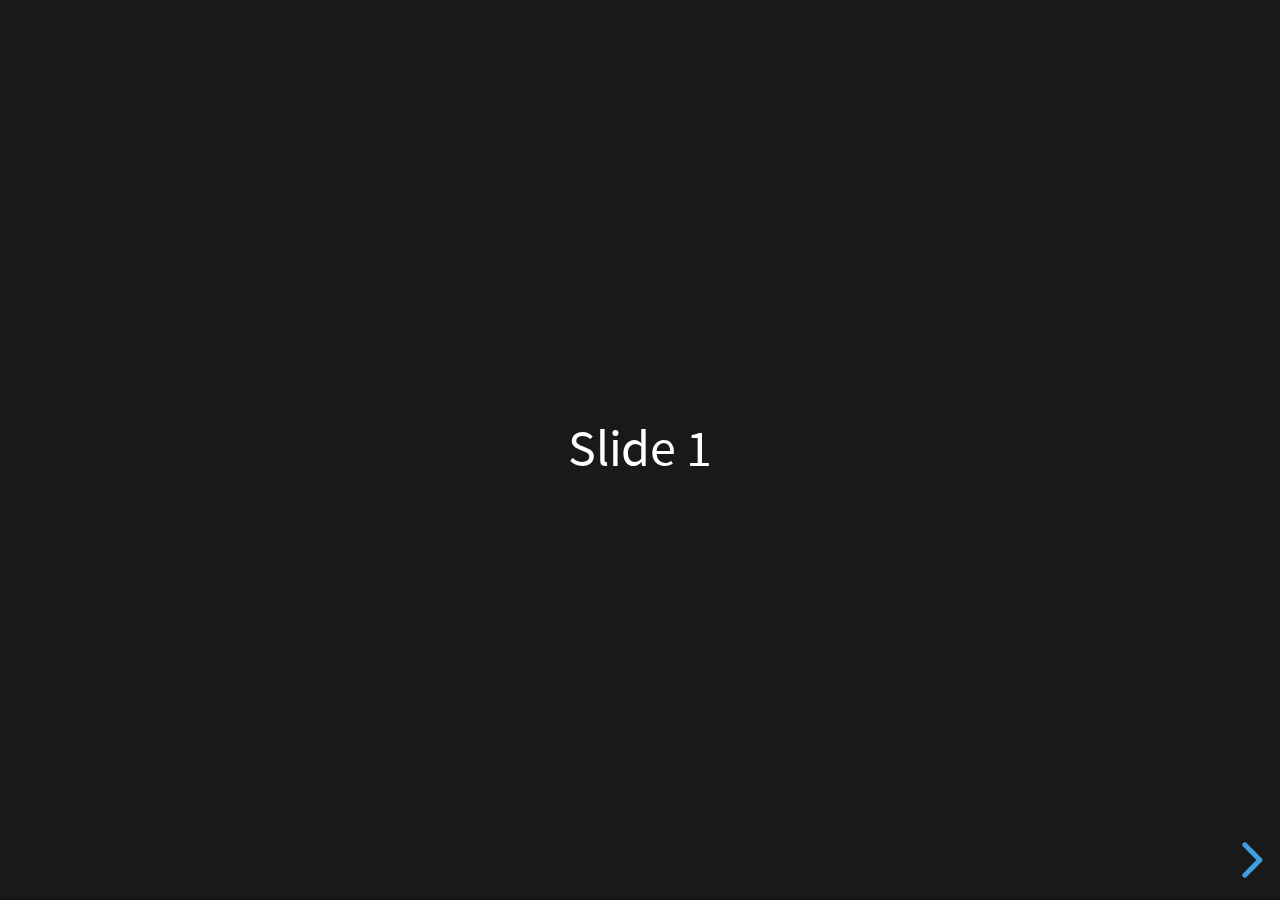
<file: slides/revealjs/index.html>
<!doctype html>
<html lang="en">
	<head>
		<meta charset="utf-8">
		<meta name="viewport" content="width=device-width, initial-scale=1.0, maximum-scale=1.0, user-scalable=no">

		<title>reveal.js</title>

		<link rel="stylesheet" href="dist/reset.css">
		<link rel="stylesheet" href="dist/reveal.css">
		<link rel="stylesheet" href="dist/theme/black.css">

		<!-- Theme used for syntax highlighted code -->
		<link rel="stylesheet" href="plugin/highlight/monokai.css">
	</head>
	<body>
		<div class="reveal">
			<div class="slides">
				<section>Slide 1</section>
				<section>Slide 2</section>
			</div>
		</div>

		<script src="dist/reveal.js"></script>
		<script src="plugin/notes/notes.js"></script>
		<script src="plugin/markdown/markdown.js"></script>
		<script src="plugin/highlight/highlight.js"></script>
		<script>
			// More info about initialization & config:
			// - https://revealjs.com/initialization/
			// - https://revealjs.com/config/
			Reveal.initialize({
				hash: true,

				// Learn about plugins: https://revealjs.com/plugins/
				plugins: [ RevealMarkdown, RevealHighlight, RevealNotes ]
			});
		</script>
	</body>
</html>
</file>
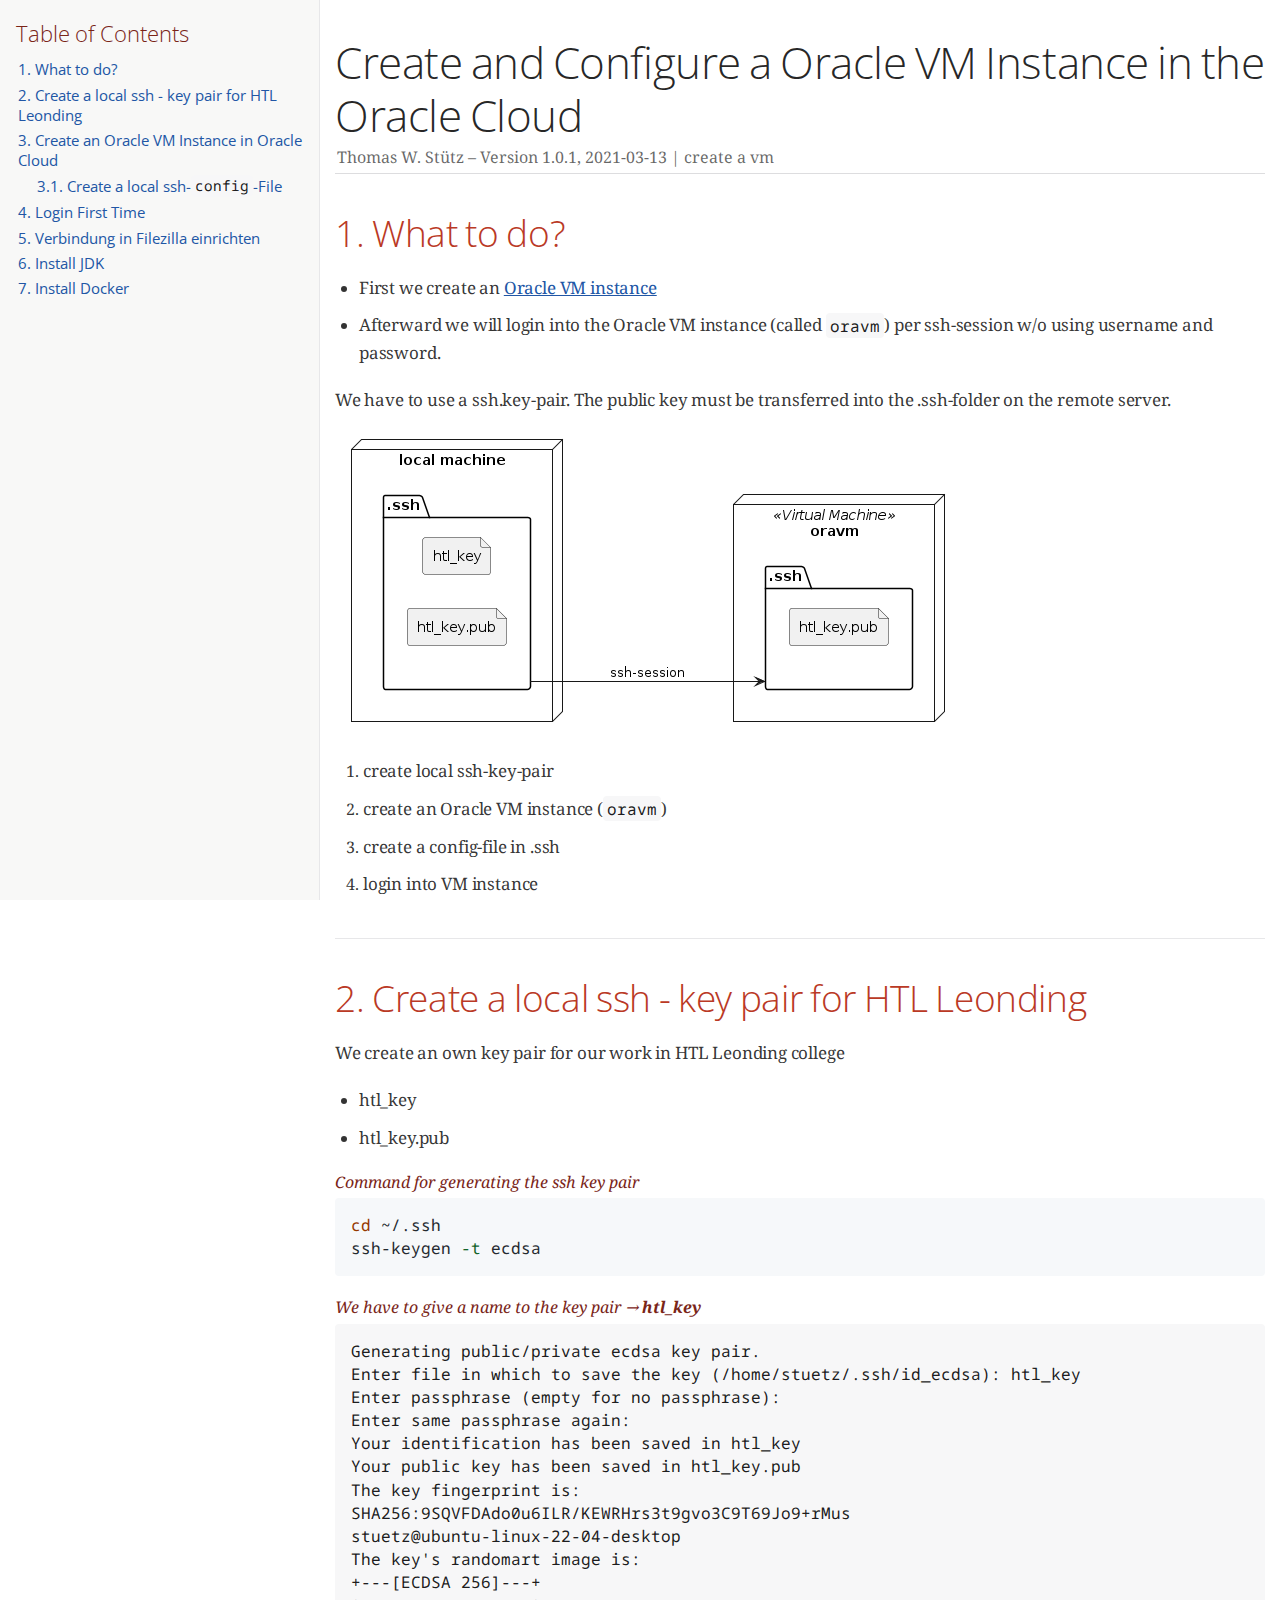
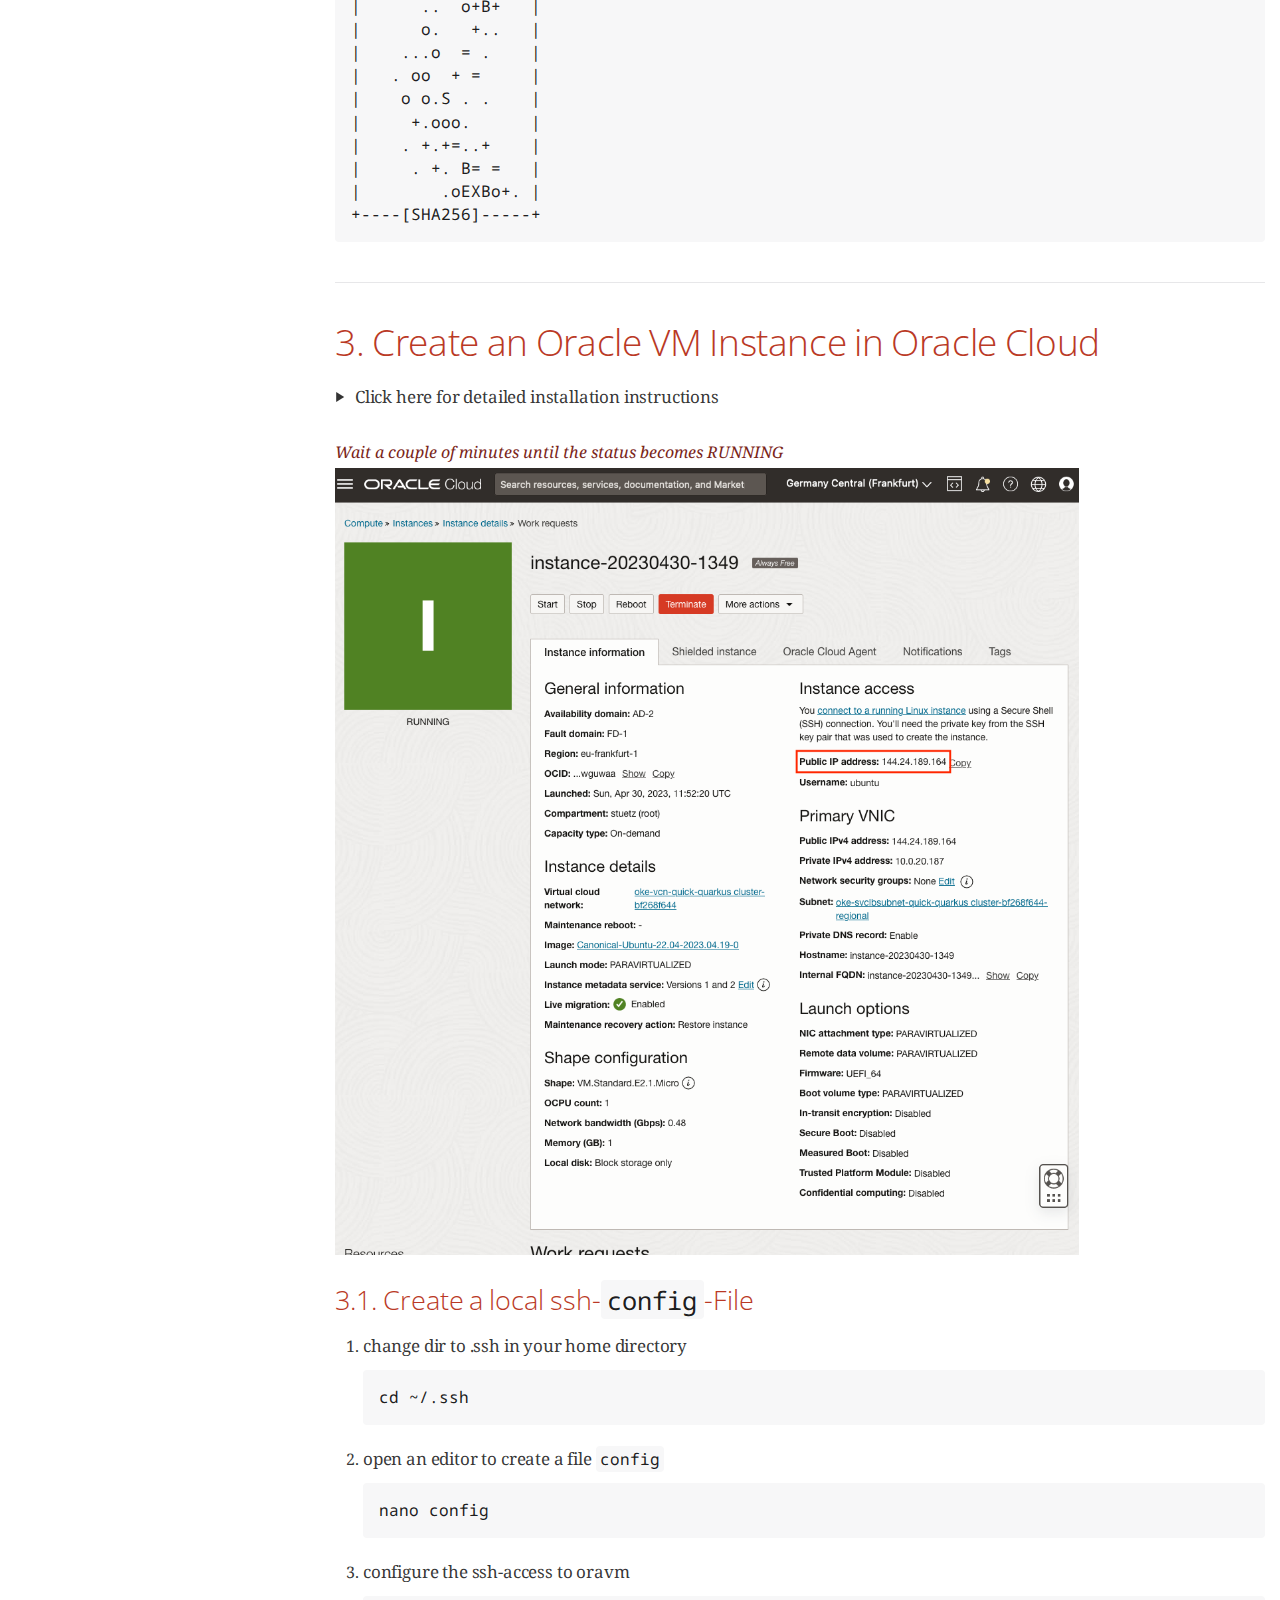
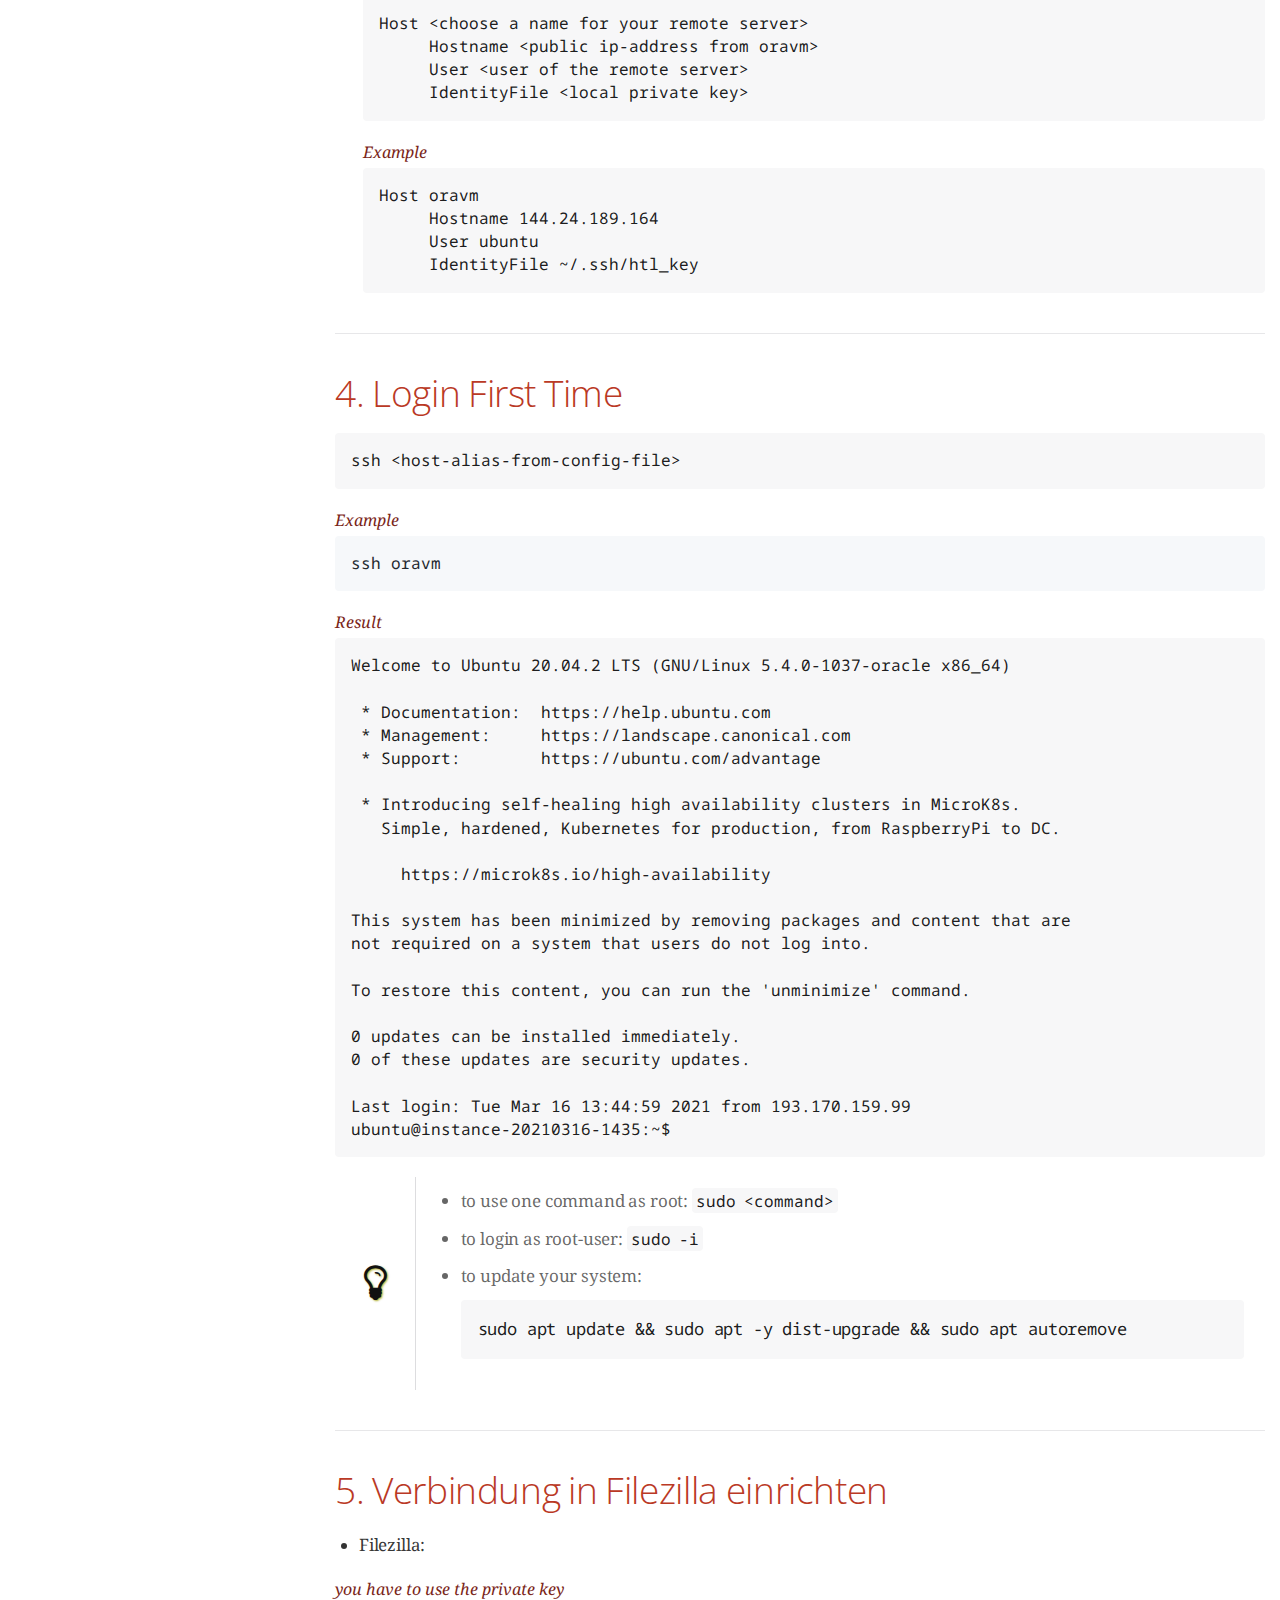
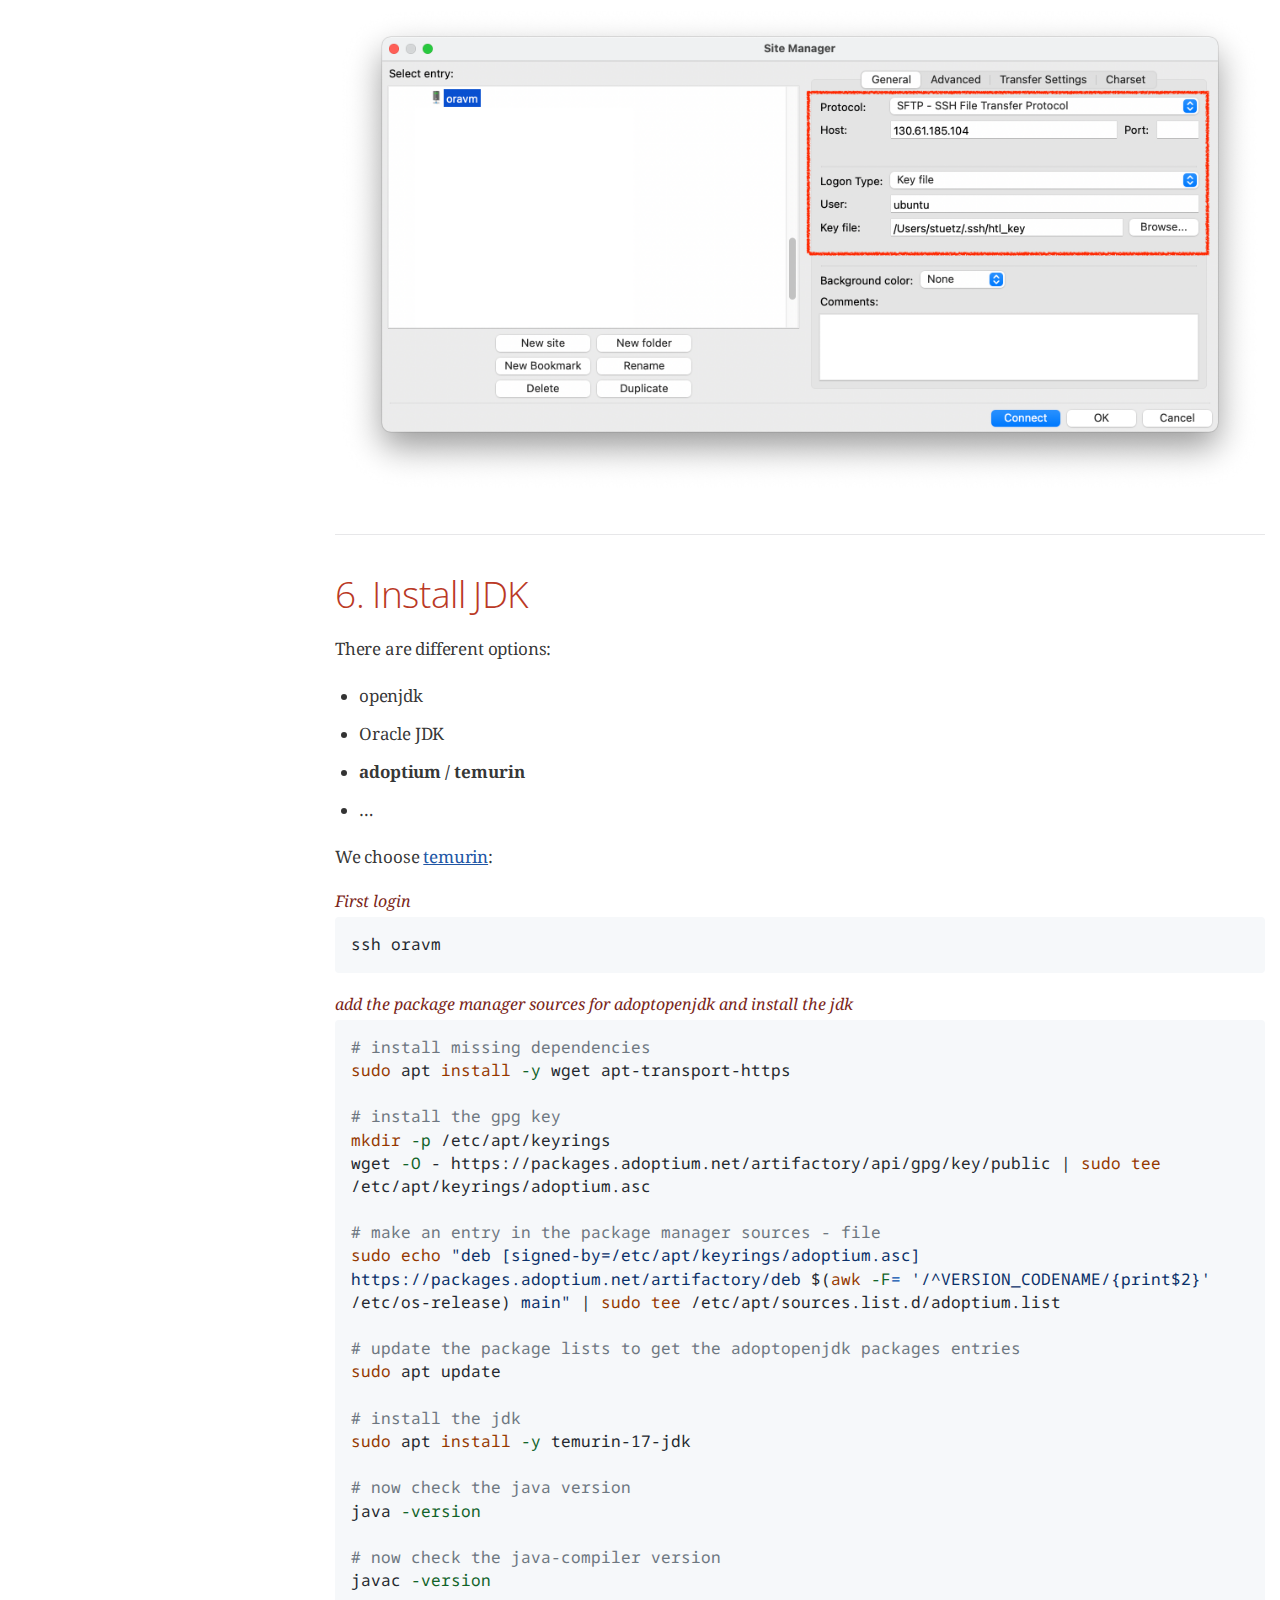
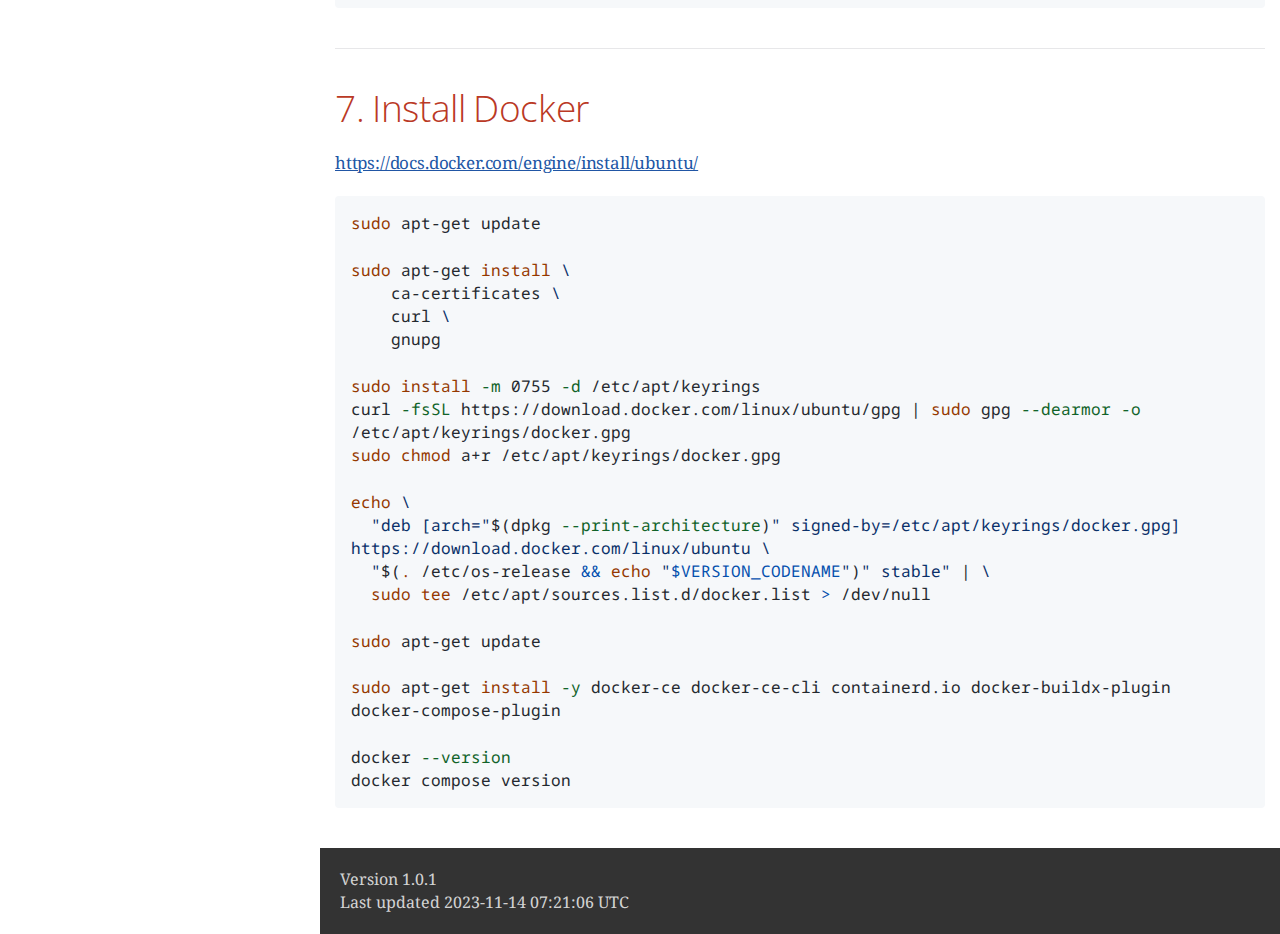
<file: create-oravm.html>
<!DOCTYPE html>
<html lang="en">
<head>
<meta charset="UTF-8">
<meta http-equiv="X-UA-Compatible" content="IE=edge">
<meta name="viewport" content="width=device-width, initial-scale=1.0">
<meta name="generator" content="Asciidoctor 2.0.20">
<meta name="author" content="Thomas W. Stütz">
<link rel="icon" type="image/png" href="themes/favicon.png">
<title>Create and Configure a Oracle VM Instance in the Oracle Cloud</title>
<link rel="stylesheet" href="https://fonts.googleapis.com/css?family=Open+Sans:300,300italic,400,400italic,600,600italic%7CNoto+Serif:400,400italic,700,700italic%7CDroid+Sans+Mono:400,700">
<style>
/*! Asciidoctor default stylesheet | MIT License | https://asciidoctor.org */
/* Uncomment the following line when using as a custom stylesheet */
/* @import "https://fonts.googleapis.com/css?family=Open+Sans:300,300italic,400,400italic,600,600italic%7CNoto+Serif:400,400italic,700,700italic%7CDroid+Sans+Mono:400,700"; */
html{font-family:sans-serif;-webkit-text-size-adjust:100%}
a{background:none}
a:focus{outline:thin dotted}
a:active,a:hover{outline:0}
h1{font-size:2em;margin:.67em 0}
b,strong{font-weight:bold}
abbr{font-size:.9em}
abbr[title]{cursor:help;border-bottom:1px dotted #dddddf;text-decoration:none}
dfn{font-style:italic}
hr{height:0}
mark{background:#ff0;color:#000}
code,kbd,pre,samp{font-family:monospace;font-size:1em}
pre{white-space:pre-wrap}
q{quotes:"\201C" "\201D" "\2018" "\2019"}
small{font-size:80%}
sub,sup{font-size:75%;line-height:0;position:relative;vertical-align:baseline}
sup{top:-.5em}
sub{bottom:-.25em}
img{border:0}
svg:not(:root){overflow:hidden}
figure{margin:0}
audio,video{display:inline-block}
audio:not([controls]){display:none;height:0}
fieldset{border:1px solid silver;margin:0 2px;padding:.35em .625em .75em}
legend{border:0;padding:0}
button,input,select,textarea{font-family:inherit;font-size:100%;margin:0}
button,input{line-height:normal}
button,select{text-transform:none}
button,html input[type=button],input[type=reset],input[type=submit]{-webkit-appearance:button;cursor:pointer}
button[disabled],html input[disabled]{cursor:default}
input[type=checkbox],input[type=radio]{padding:0}
button::-moz-focus-inner,input::-moz-focus-inner{border:0;padding:0}
textarea{overflow:auto;vertical-align:top}
table{border-collapse:collapse;border-spacing:0}
*,::before,::after{box-sizing:border-box}
html,body{font-size:100%}
body{background:#fff;color:rgba(0,0,0,.8);padding:0;margin:0;font-family:"Noto Serif","DejaVu Serif",serif;line-height:1;position:relative;cursor:auto;-moz-tab-size:4;-o-tab-size:4;tab-size:4;word-wrap:anywhere;-moz-osx-font-smoothing:grayscale;-webkit-font-smoothing:antialiased}
a:hover{cursor:pointer}
img,object,embed{max-width:100%;height:auto}
object,embed{height:100%}
img{-ms-interpolation-mode:bicubic}
.left{float:left!important}
.right{float:right!important}
.text-left{text-align:left!important}
.text-right{text-align:right!important}
.text-center{text-align:center!important}
.text-justify{text-align:justify!important}
.hide{display:none}
img,object,svg{display:inline-block;vertical-align:middle}
textarea{height:auto;min-height:50px}
select{width:100%}
.subheader,.admonitionblock td.content>.title,.audioblock>.title,.exampleblock>.title,.imageblock>.title,.listingblock>.title,.literalblock>.title,.stemblock>.title,.openblock>.title,.paragraph>.title,.quoteblock>.title,table.tableblock>.title,.verseblock>.title,.videoblock>.title,.dlist>.title,.olist>.title,.ulist>.title,.qlist>.title,.hdlist>.title{line-height:1.45;color:#7a2518;font-weight:400;margin-top:0;margin-bottom:.25em}
div,dl,dt,dd,ul,ol,li,h1,h2,h3,#toctitle,.sidebarblock>.content>.title,h4,h5,h6,pre,form,p,blockquote,th,td{margin:0;padding:0}
a{color:#2156a5;text-decoration:underline;line-height:inherit}
a:hover,a:focus{color:#1d4b8f}
a img{border:0}
p{line-height:1.6;margin-bottom:1.25em;text-rendering:optimizeLegibility}
p aside{font-size:.875em;line-height:1.35;font-style:italic}
h1,h2,h3,#toctitle,.sidebarblock>.content>.title,h4,h5,h6{font-family:"Open Sans","DejaVu Sans",sans-serif;font-weight:300;font-style:normal;color:#ba3925;text-rendering:optimizeLegibility;margin-top:1em;margin-bottom:.5em;line-height:1.0125em}
h1 small,h2 small,h3 small,#toctitle small,.sidebarblock>.content>.title small,h4 small,h5 small,h6 small{font-size:60%;color:#e99b8f;line-height:0}
h1{font-size:2.125em}
h2{font-size:1.6875em}
h3,#toctitle,.sidebarblock>.content>.title{font-size:1.375em}
h4,h5{font-size:1.125em}
h6{font-size:1em}
hr{border:solid #dddddf;border-width:1px 0 0;clear:both;margin:1.25em 0 1.1875em}
em,i{font-style:italic;line-height:inherit}
strong,b{font-weight:bold;line-height:inherit}
small{font-size:60%;line-height:inherit}
code{font-family:"Droid Sans Mono","DejaVu Sans Mono",monospace;font-weight:400;color:rgba(0,0,0,.9)}
ul,ol,dl{line-height:1.6;margin-bottom:1.25em;list-style-position:outside;font-family:inherit}
ul,ol{margin-left:1.5em}
ul li ul,ul li ol{margin-left:1.25em;margin-bottom:0}
ul.circle{list-style-type:circle}
ul.disc{list-style-type:disc}
ul.square{list-style-type:square}
ul.circle ul:not([class]),ul.disc ul:not([class]),ul.square ul:not([class]){list-style:inherit}
ol li ul,ol li ol{margin-left:1.25em;margin-bottom:0}
dl dt{margin-bottom:.3125em;font-weight:bold}
dl dd{margin-bottom:1.25em}
blockquote{margin:0 0 1.25em;padding:.5625em 1.25em 0 1.1875em;border-left:1px solid #ddd}
blockquote,blockquote p{line-height:1.6;color:rgba(0,0,0,.85)}
@media screen and (min-width:768px){h1,h2,h3,#toctitle,.sidebarblock>.content>.title,h4,h5,h6{line-height:1.2}
h1{font-size:2.75em}
h2{font-size:2.3125em}
h3,#toctitle,.sidebarblock>.content>.title{font-size:1.6875em}
h4{font-size:1.4375em}}
table{background:#fff;margin-bottom:1.25em;border:1px solid #dedede;word-wrap:normal}
table thead,table tfoot{background:#f7f8f7}
table thead tr th,table thead tr td,table tfoot tr th,table tfoot tr td{padding:.5em .625em .625em;font-size:inherit;color:rgba(0,0,0,.8);text-align:left}
table tr th,table tr td{padding:.5625em .625em;font-size:inherit;color:rgba(0,0,0,.8)}
table tr.even,table tr.alt{background:#f8f8f7}
table thead tr th,table tfoot tr th,table tbody tr td,table tr td,table tfoot tr td{line-height:1.6}
h1,h2,h3,#toctitle,.sidebarblock>.content>.title,h4,h5,h6{line-height:1.2;word-spacing:-.05em}
h1 strong,h2 strong,h3 strong,#toctitle strong,.sidebarblock>.content>.title strong,h4 strong,h5 strong,h6 strong{font-weight:400}
.center{margin-left:auto;margin-right:auto}
.stretch{width:100%}
.clearfix::before,.clearfix::after,.float-group::before,.float-group::after{content:" ";display:table}
.clearfix::after,.float-group::after{clear:both}
:not(pre).nobreak{word-wrap:normal}
:not(pre).nowrap{white-space:nowrap}
:not(pre).pre-wrap{white-space:pre-wrap}
:not(pre):not([class^=L])>code{font-size:.9375em;font-style:normal!important;letter-spacing:0;padding:.1em .5ex;word-spacing:-.15em;background:#f7f7f8;border-radius:4px;line-height:1.45;text-rendering:optimizeSpeed}
pre{color:rgba(0,0,0,.9);font-family:"Droid Sans Mono","DejaVu Sans Mono",monospace;line-height:1.45;text-rendering:optimizeSpeed}
pre code,pre pre{color:inherit;font-size:inherit;line-height:inherit}
pre>code{display:block}
pre.nowrap,pre.nowrap pre{white-space:pre;word-wrap:normal}
em em{font-style:normal}
strong strong{font-weight:400}
.keyseq{color:rgba(51,51,51,.8)}
kbd{font-family:"Droid Sans Mono","DejaVu Sans Mono",monospace;display:inline-block;color:rgba(0,0,0,.8);font-size:.65em;line-height:1.45;background:#f7f7f7;border:1px solid #ccc;border-radius:3px;box-shadow:0 1px 0 rgba(0,0,0,.2),inset 0 0 0 .1em #fff;margin:0 .15em;padding:.2em .5em;vertical-align:middle;position:relative;top:-.1em;white-space:nowrap}
.keyseq kbd:first-child{margin-left:0}
.keyseq kbd:last-child{margin-right:0}
.menuseq,.menuref{color:#000}
.menuseq b:not(.caret),.menuref{font-weight:inherit}
.menuseq{word-spacing:-.02em}
.menuseq b.caret{font-size:1.25em;line-height:.8}
.menuseq i.caret{font-weight:bold;text-align:center;width:.45em}
b.button::before,b.button::after{position:relative;top:-1px;font-weight:400}
b.button::before{content:"[";padding:0 3px 0 2px}
b.button::after{content:"]";padding:0 2px 0 3px}
p a>code:hover{color:rgba(0,0,0,.9)}
#header,#content,#footnotes,#footer{width:100%;margin:0 auto;max-width:62.5em;*zoom:1;position:relative;padding-left:.9375em;padding-right:.9375em}
#header::before,#header::after,#content::before,#content::after,#footnotes::before,#footnotes::after,#footer::before,#footer::after{content:" ";display:table}
#header::after,#content::after,#footnotes::after,#footer::after{clear:both}
#content{margin-top:1.25em}
#content::before{content:none}
#header>h1:first-child{color:rgba(0,0,0,.85);margin-top:2.25rem;margin-bottom:0}
#header>h1:first-child+#toc{margin-top:8px;border-top:1px solid #dddddf}
#header>h1:only-child,body.toc2 #header>h1:nth-last-child(2){border-bottom:1px solid #dddddf;padding-bottom:8px}
#header .details{border-bottom:1px solid #dddddf;line-height:1.45;padding-top:.25em;padding-bottom:.25em;padding-left:.25em;color:rgba(0,0,0,.6);display:flex;flex-flow:row wrap}
#header .details span:first-child{margin-left:-.125em}
#header .details span.email a{color:rgba(0,0,0,.85)}
#header .details br{display:none}
#header .details br+span::before{content:"\00a0\2013\00a0"}
#header .details br+span.author::before{content:"\00a0\22c5\00a0";color:rgba(0,0,0,.85)}
#header .details br+span#revremark::before{content:"\00a0|\00a0"}
#header #revnumber{text-transform:capitalize}
#header #revnumber::after{content:"\00a0"}
#content>h1:first-child:not([class]){color:rgba(0,0,0,.85);border-bottom:1px solid #dddddf;padding-bottom:8px;margin-top:0;padding-top:1rem;margin-bottom:1.25rem}
#toc{border-bottom:1px solid #e7e7e9;padding-bottom:.5em}
#toc>ul{margin-left:.125em}
#toc ul.sectlevel0>li>a{font-style:italic}
#toc ul.sectlevel0 ul.sectlevel1{margin:.5em 0}
#toc ul{font-family:"Open Sans","DejaVu Sans",sans-serif;list-style-type:none}
#toc li{line-height:1.3334;margin-top:.3334em}
#toc a{text-decoration:none}
#toc a:active{text-decoration:underline}
#toctitle{color:#7a2518;font-size:1.2em}
@media screen and (min-width:768px){#toctitle{font-size:1.375em}
body.toc2{padding-left:15em;padding-right:0}
#toc.toc2{margin-top:0!important;background:#f8f8f7;position:fixed;width:15em;left:0;top:0;border-right:1px solid #e7e7e9;border-top-width:0!important;border-bottom-width:0!important;z-index:1000;padding:1.25em 1em;height:100%;overflow:auto}
#toc.toc2 #toctitle{margin-top:0;margin-bottom:.8rem;font-size:1.2em}
#toc.toc2>ul{font-size:.9em;margin-bottom:0}
#toc.toc2 ul ul{margin-left:0;padding-left:1em}
#toc.toc2 ul.sectlevel0 ul.sectlevel1{padding-left:0;margin-top:.5em;margin-bottom:.5em}
body.toc2.toc-right{padding-left:0;padding-right:15em}
body.toc2.toc-right #toc.toc2{border-right-width:0;border-left:1px solid #e7e7e9;left:auto;right:0}}
@media screen and (min-width:1280px){body.toc2{padding-left:20em;padding-right:0}
#toc.toc2{width:20em}
#toc.toc2 #toctitle{font-size:1.375em}
#toc.toc2>ul{font-size:.95em}
#toc.toc2 ul ul{padding-left:1.25em}
body.toc2.toc-right{padding-left:0;padding-right:20em}}
#content #toc{border:1px solid #e0e0dc;margin-bottom:1.25em;padding:1.25em;background:#f8f8f7;border-radius:4px}
#content #toc>:first-child{margin-top:0}
#content #toc>:last-child{margin-bottom:0}
#footer{max-width:none;background:rgba(0,0,0,.8);padding:1.25em}
#footer-text{color:hsla(0,0%,100%,.8);line-height:1.44}
#content{margin-bottom:.625em}
.sect1{padding-bottom:.625em}
@media screen and (min-width:768px){#content{margin-bottom:1.25em}
.sect1{padding-bottom:1.25em}}
.sect1:last-child{padding-bottom:0}
.sect1+.sect1{border-top:1px solid #e7e7e9}
#content h1>a.anchor,h2>a.anchor,h3>a.anchor,#toctitle>a.anchor,.sidebarblock>.content>.title>a.anchor,h4>a.anchor,h5>a.anchor,h6>a.anchor{position:absolute;z-index:1001;width:1.5ex;margin-left:-1.5ex;display:block;text-decoration:none!important;visibility:hidden;text-align:center;font-weight:400}
#content h1>a.anchor::before,h2>a.anchor::before,h3>a.anchor::before,#toctitle>a.anchor::before,.sidebarblock>.content>.title>a.anchor::before,h4>a.anchor::before,h5>a.anchor::before,h6>a.anchor::before{content:"\00A7";font-size:.85em;display:block;padding-top:.1em}
#content h1:hover>a.anchor,#content h1>a.anchor:hover,h2:hover>a.anchor,h2>a.anchor:hover,h3:hover>a.anchor,#toctitle:hover>a.anchor,.sidebarblock>.content>.title:hover>a.anchor,h3>a.anchor:hover,#toctitle>a.anchor:hover,.sidebarblock>.content>.title>a.anchor:hover,h4:hover>a.anchor,h4>a.anchor:hover,h5:hover>a.anchor,h5>a.anchor:hover,h6:hover>a.anchor,h6>a.anchor:hover{visibility:visible}
#content h1>a.link,h2>a.link,h3>a.link,#toctitle>a.link,.sidebarblock>.content>.title>a.link,h4>a.link,h5>a.link,h6>a.link{color:#ba3925;text-decoration:none}
#content h1>a.link:hover,h2>a.link:hover,h3>a.link:hover,#toctitle>a.link:hover,.sidebarblock>.content>.title>a.link:hover,h4>a.link:hover,h5>a.link:hover,h6>a.link:hover{color:#a53221}
details,.audioblock,.imageblock,.literalblock,.listingblock,.stemblock,.videoblock{margin-bottom:1.25em}
details{margin-left:1.25rem}
details>summary{cursor:pointer;display:block;position:relative;line-height:1.6;margin-bottom:.625rem;outline:none;-webkit-tap-highlight-color:transparent}
details>summary::-webkit-details-marker{display:none}
details>summary::before{content:"";border:solid transparent;border-left:solid;border-width:.3em 0 .3em .5em;position:absolute;top:.5em;left:-1.25rem;transform:translateX(15%)}
details[open]>summary::before{border:solid transparent;border-top:solid;border-width:.5em .3em 0;transform:translateY(15%)}
details>summary::after{content:"";width:1.25rem;height:1em;position:absolute;top:.3em;left:-1.25rem}
.admonitionblock td.content>.title,.audioblock>.title,.exampleblock>.title,.imageblock>.title,.listingblock>.title,.literalblock>.title,.stemblock>.title,.openblock>.title,.paragraph>.title,.quoteblock>.title,table.tableblock>.title,.verseblock>.title,.videoblock>.title,.dlist>.title,.olist>.title,.ulist>.title,.qlist>.title,.hdlist>.title{text-rendering:optimizeLegibility;text-align:left;font-family:"Noto Serif","DejaVu Serif",serif;font-size:1rem;font-style:italic}
table.tableblock.fit-content>caption.title{white-space:nowrap;width:0}
.paragraph.lead>p,#preamble>.sectionbody>[class=paragraph]:first-of-type p{font-size:1.21875em;line-height:1.6;color:rgba(0,0,0,.85)}
.admonitionblock>table{border-collapse:separate;border:0;background:none;width:100%}
.admonitionblock>table td.icon{text-align:center;width:80px}
.admonitionblock>table td.icon img{max-width:none}
.admonitionblock>table td.icon .title{font-weight:bold;font-family:"Open Sans","DejaVu Sans",sans-serif;text-transform:uppercase}
.admonitionblock>table td.content{padding-left:1.125em;padding-right:1.25em;border-left:1px solid #dddddf;color:rgba(0,0,0,.6);word-wrap:anywhere}
.admonitionblock>table td.content>:last-child>:last-child{margin-bottom:0}
.exampleblock>.content{border:1px solid #e6e6e6;margin-bottom:1.25em;padding:1.25em;background:#fff;border-radius:4px}
.sidebarblock{border:1px solid #dbdbd6;margin-bottom:1.25em;padding:1.25em;background:#f3f3f2;border-radius:4px}
.sidebarblock>.content>.title{color:#7a2518;margin-top:0;text-align:center}
.exampleblock>.content>:first-child,.sidebarblock>.content>:first-child{margin-top:0}
.exampleblock>.content>:last-child,.exampleblock>.content>:last-child>:last-child,.exampleblock>.content .olist>ol>li:last-child>:last-child,.exampleblock>.content .ulist>ul>li:last-child>:last-child,.exampleblock>.content .qlist>ol>li:last-child>:last-child,.sidebarblock>.content>:last-child,.sidebarblock>.content>:last-child>:last-child,.sidebarblock>.content .olist>ol>li:last-child>:last-child,.sidebarblock>.content .ulist>ul>li:last-child>:last-child,.sidebarblock>.content .qlist>ol>li:last-child>:last-child{margin-bottom:0}
.literalblock pre,.listingblock>.content>pre{border-radius:4px;overflow-x:auto;padding:1em;font-size:.8125em}
@media screen and (min-width:768px){.literalblock pre,.listingblock>.content>pre{font-size:.90625em}}
@media screen and (min-width:1280px){.literalblock pre,.listingblock>.content>pre{font-size:1em}}
.literalblock pre,.listingblock>.content>pre:not(.highlight),.listingblock>.content>pre[class=highlight],.listingblock>.content>pre[class^="highlight "]{background:#f7f7f8}
.literalblock.output pre{color:#f7f7f8;background:rgba(0,0,0,.9)}
.listingblock>.content{position:relative}
.listingblock code[data-lang]::before{display:none;content:attr(data-lang);position:absolute;font-size:.75em;top:.425rem;right:.5rem;line-height:1;text-transform:uppercase;color:inherit;opacity:.5}
.listingblock:hover code[data-lang]::before{display:block}
.listingblock.terminal pre .command::before{content:attr(data-prompt);padding-right:.5em;color:inherit;opacity:.5}
.listingblock.terminal pre .command:not([data-prompt])::before{content:"$"}
.listingblock pre.highlightjs{padding:0}
.listingblock pre.highlightjs>code{padding:1em;border-radius:4px}
.listingblock pre.prettyprint{border-width:0}
.prettyprint{background:#f7f7f8}
pre.prettyprint .linenums{line-height:1.45;margin-left:2em}
pre.prettyprint li{background:none;list-style-type:inherit;padding-left:0}
pre.prettyprint li code[data-lang]::before{opacity:1}
pre.prettyprint li:not(:first-child) code[data-lang]::before{display:none}
table.linenotable{border-collapse:separate;border:0;margin-bottom:0;background:none}
table.linenotable td[class]{color:inherit;vertical-align:top;padding:0;line-height:inherit;white-space:normal}
table.linenotable td.code{padding-left:.75em}
table.linenotable td.linenos,pre.pygments .linenos{border-right:1px solid;opacity:.35;padding-right:.5em;-webkit-user-select:none;-moz-user-select:none;-ms-user-select:none;user-select:none}
pre.pygments span.linenos{display:inline-block;margin-right:.75em}
.quoteblock{margin:0 1em 1.25em 1.5em;display:table}
.quoteblock:not(.excerpt)>.title{margin-left:-1.5em;margin-bottom:.75em}
.quoteblock blockquote,.quoteblock p{color:rgba(0,0,0,.85);font-size:1.15rem;line-height:1.75;word-spacing:.1em;letter-spacing:0;font-style:italic;text-align:justify}
.quoteblock blockquote{margin:0;padding:0;border:0}
.quoteblock blockquote::before{content:"\201c";float:left;font-size:2.75em;font-weight:bold;line-height:.6em;margin-left:-.6em;color:#7a2518;text-shadow:0 1px 2px rgba(0,0,0,.1)}
.quoteblock blockquote>.paragraph:last-child p{margin-bottom:0}
.quoteblock .attribution{margin-top:.75em;margin-right:.5ex;text-align:right}
.verseblock{margin:0 1em 1.25em}
.verseblock pre{font-family:"Open Sans","DejaVu Sans",sans-serif;font-size:1.15rem;color:rgba(0,0,0,.85);font-weight:300;text-rendering:optimizeLegibility}
.verseblock pre strong{font-weight:400}
.verseblock .attribution{margin-top:1.25rem;margin-left:.5ex}
.quoteblock .attribution,.verseblock .attribution{font-size:.9375em;line-height:1.45;font-style:italic}
.quoteblock .attribution br,.verseblock .attribution br{display:none}
.quoteblock .attribution cite,.verseblock .attribution cite{display:block;letter-spacing:-.025em;color:rgba(0,0,0,.6)}
.quoteblock.abstract blockquote::before,.quoteblock.excerpt blockquote::before,.quoteblock .quoteblock blockquote::before{display:none}
.quoteblock.abstract blockquote,.quoteblock.abstract p,.quoteblock.excerpt blockquote,.quoteblock.excerpt p,.quoteblock .quoteblock blockquote,.quoteblock .quoteblock p{line-height:1.6;word-spacing:0}
.quoteblock.abstract{margin:0 1em 1.25em;display:block}
.quoteblock.abstract>.title{margin:0 0 .375em;font-size:1.15em;text-align:center}
.quoteblock.excerpt>blockquote,.quoteblock .quoteblock{padding:0 0 .25em 1em;border-left:.25em solid #dddddf}
.quoteblock.excerpt,.quoteblock .quoteblock{margin-left:0}
.quoteblock.excerpt blockquote,.quoteblock.excerpt p,.quoteblock .quoteblock blockquote,.quoteblock .quoteblock p{color:inherit;font-size:1.0625rem}
.quoteblock.excerpt .attribution,.quoteblock .quoteblock .attribution{color:inherit;font-size:.85rem;text-align:left;margin-right:0}
p.tableblock:last-child{margin-bottom:0}
td.tableblock>.content{margin-bottom:1.25em;word-wrap:anywhere}
td.tableblock>.content>:last-child{margin-bottom:-1.25em}
table.tableblock,th.tableblock,td.tableblock{border:0 solid #dedede}
table.grid-all>*>tr>*{border-width:1px}
table.grid-cols>*>tr>*{border-width:0 1px}
table.grid-rows>*>tr>*{border-width:1px 0}
table.frame-all{border-width:1px}
table.frame-ends{border-width:1px 0}
table.frame-sides{border-width:0 1px}
table.frame-none>colgroup+*>:first-child>*,table.frame-sides>colgroup+*>:first-child>*{border-top-width:0}
table.frame-none>:last-child>:last-child>*,table.frame-sides>:last-child>:last-child>*{border-bottom-width:0}
table.frame-none>*>tr>:first-child,table.frame-ends>*>tr>:first-child{border-left-width:0}
table.frame-none>*>tr>:last-child,table.frame-ends>*>tr>:last-child{border-right-width:0}
table.stripes-all>*>tr,table.stripes-odd>*>tr:nth-of-type(odd),table.stripes-even>*>tr:nth-of-type(even),table.stripes-hover>*>tr:hover{background:#f8f8f7}
th.halign-left,td.halign-left{text-align:left}
th.halign-right,td.halign-right{text-align:right}
th.halign-center,td.halign-center{text-align:center}
th.valign-top,td.valign-top{vertical-align:top}
th.valign-bottom,td.valign-bottom{vertical-align:bottom}
th.valign-middle,td.valign-middle{vertical-align:middle}
table thead th,table tfoot th{font-weight:bold}
tbody tr th{background:#f7f8f7}
tbody tr th,tbody tr th p,tfoot tr th,tfoot tr th p{color:rgba(0,0,0,.8);font-weight:bold}
p.tableblock>code:only-child{background:none;padding:0}
p.tableblock{font-size:1em}
ol{margin-left:1.75em}
ul li ol{margin-left:1.5em}
dl dd{margin-left:1.125em}
dl dd:last-child,dl dd:last-child>:last-child{margin-bottom:0}
li p,ul dd,ol dd,.olist .olist,.ulist .ulist,.ulist .olist,.olist .ulist{margin-bottom:.625em}
ul.checklist,ul.none,ol.none,ul.no-bullet,ol.no-bullet,ol.unnumbered,ul.unstyled,ol.unstyled{list-style-type:none}
ul.no-bullet,ol.no-bullet,ol.unnumbered{margin-left:.625em}
ul.unstyled,ol.unstyled{margin-left:0}
li>p:empty:only-child::before{content:"";display:inline-block}
ul.checklist>li>p:first-child{margin-left:-1em}
ul.checklist>li>p:first-child>.fa-square-o:first-child,ul.checklist>li>p:first-child>.fa-check-square-o:first-child{width:1.25em;font-size:.8em;position:relative;bottom:.125em}
ul.checklist>li>p:first-child>input[type=checkbox]:first-child{margin-right:.25em}
ul.inline{display:flex;flex-flow:row wrap;list-style:none;margin:0 0 .625em -1.25em}
ul.inline>li{margin-left:1.25em}
.unstyled dl dt{font-weight:400;font-style:normal}
ol.arabic{list-style-type:decimal}
ol.decimal{list-style-type:decimal-leading-zero}
ol.loweralpha{list-style-type:lower-alpha}
ol.upperalpha{list-style-type:upper-alpha}
ol.lowerroman{list-style-type:lower-roman}
ol.upperroman{list-style-type:upper-roman}
ol.lowergreek{list-style-type:lower-greek}
.hdlist>table,.colist>table{border:0;background:none}
.hdlist>table>tbody>tr,.colist>table>tbody>tr{background:none}
td.hdlist1,td.hdlist2{vertical-align:top;padding:0 .625em}
td.hdlist1{font-weight:bold;padding-bottom:1.25em}
td.hdlist2{word-wrap:anywhere}
.literalblock+.colist,.listingblock+.colist{margin-top:-.5em}
.colist td:not([class]):first-child{padding:.4em .75em 0;line-height:1;vertical-align:top}
.colist td:not([class]):first-child img{max-width:none}
.colist td:not([class]):last-child{padding:.25em 0}
.thumb,.th{line-height:0;display:inline-block;border:4px solid #fff;box-shadow:0 0 0 1px #ddd}
.imageblock.left{margin:.25em .625em 1.25em 0}
.imageblock.right{margin:.25em 0 1.25em .625em}
.imageblock>.title{margin-bottom:0}
.imageblock.thumb,.imageblock.th{border-width:6px}
.imageblock.thumb>.title,.imageblock.th>.title{padding:0 .125em}
.image.left,.image.right{margin-top:.25em;margin-bottom:.25em;display:inline-block;line-height:0}
.image.left{margin-right:.625em}
.image.right{margin-left:.625em}
a.image{text-decoration:none;display:inline-block}
a.image object{pointer-events:none}
sup.footnote,sup.footnoteref{font-size:.875em;position:static;vertical-align:super}
sup.footnote a,sup.footnoteref a{text-decoration:none}
sup.footnote a:active,sup.footnoteref a:active{text-decoration:underline}
#footnotes{padding-top:.75em;padding-bottom:.75em;margin-bottom:.625em}
#footnotes hr{width:20%;min-width:6.25em;margin:-.25em 0 .75em;border-width:1px 0 0}
#footnotes .footnote{padding:0 .375em 0 .225em;line-height:1.3334;font-size:.875em;margin-left:1.2em;margin-bottom:.2em}
#footnotes .footnote a:first-of-type{font-weight:bold;text-decoration:none;margin-left:-1.05em}
#footnotes .footnote:last-of-type{margin-bottom:0}
#content #footnotes{margin-top:-.625em;margin-bottom:0;padding:.75em 0}
div.unbreakable{page-break-inside:avoid}
.big{font-size:larger}
.small{font-size:smaller}
.underline{text-decoration:underline}
.overline{text-decoration:overline}
.line-through{text-decoration:line-through}
.aqua{color:#00bfbf}
.aqua-background{background:#00fafa}
.black{color:#000}
.black-background{background:#000}
.blue{color:#0000bf}
.blue-background{background:#0000fa}
.fuchsia{color:#bf00bf}
.fuchsia-background{background:#fa00fa}
.gray{color:#606060}
.gray-background{background:#7d7d7d}
.green{color:#006000}
.green-background{background:#007d00}
.lime{color:#00bf00}
.lime-background{background:#00fa00}
.maroon{color:#600000}
.maroon-background{background:#7d0000}
.navy{color:#000060}
.navy-background{background:#00007d}
.olive{color:#606000}
.olive-background{background:#7d7d00}
.purple{color:#600060}
.purple-background{background:#7d007d}
.red{color:#bf0000}
.red-background{background:#fa0000}
.silver{color:#909090}
.silver-background{background:#bcbcbc}
.teal{color:#006060}
.teal-background{background:#007d7d}
.white{color:#bfbfbf}
.white-background{background:#fafafa}
.yellow{color:#bfbf00}
.yellow-background{background:#fafa00}
span.icon>.fa{cursor:default}
a span.icon>.fa{cursor:inherit}
.admonitionblock td.icon [class^="fa icon-"]{font-size:2.5em;text-shadow:1px 1px 2px rgba(0,0,0,.5);cursor:default}
.admonitionblock td.icon .icon-note::before{content:"\f05a";color:#19407c}
.admonitionblock td.icon .icon-tip::before{content:"\f0eb";text-shadow:1px 1px 2px rgba(155,155,0,.8);color:#111}
.admonitionblock td.icon .icon-warning::before{content:"\f071";color:#bf6900}
.admonitionblock td.icon .icon-caution::before{content:"\f06d";color:#bf3400}
.admonitionblock td.icon .icon-important::before{content:"\f06a";color:#bf0000}
.conum[data-value]{display:inline-block;color:#fff!important;background:rgba(0,0,0,.8);border-radius:50%;text-align:center;font-size:.75em;width:1.67em;height:1.67em;line-height:1.67em;font-family:"Open Sans","DejaVu Sans",sans-serif;font-style:normal;font-weight:bold}
.conum[data-value] *{color:#fff!important}
.conum[data-value]+b{display:none}
.conum[data-value]::after{content:attr(data-value)}
pre .conum[data-value]{position:relative;top:-.125em}
b.conum *{color:inherit!important}
.conum:not([data-value]):empty{display:none}
dt,th.tableblock,td.content,div.footnote{text-rendering:optimizeLegibility}
h1,h2,p,td.content,span.alt,summary{letter-spacing:-.01em}
p strong,td.content strong,div.footnote strong{letter-spacing:-.005em}
p,blockquote,dt,td.content,td.hdlist1,span.alt,summary{font-size:1.0625rem}
p{margin-bottom:1.25rem}
.sidebarblock p,.sidebarblock dt,.sidebarblock td.content,p.tableblock{font-size:1em}
.exampleblock>.content{background:#fffef7;border-color:#e0e0dc;box-shadow:0 1px 4px #e0e0dc}
.print-only{display:none!important}
@page{margin:1.25cm .75cm}
@media print{*{box-shadow:none!important;text-shadow:none!important}
html{font-size:80%}
a{color:inherit!important;text-decoration:underline!important}
a.bare,a[href^="#"],a[href^="mailto:"]{text-decoration:none!important}
a[href^="http:"]:not(.bare)::after,a[href^="https:"]:not(.bare)::after{content:"(" attr(href) ")";display:inline-block;font-size:.875em;padding-left:.25em}
abbr[title]{border-bottom:1px dotted}
abbr[title]::after{content:" (" attr(title) ")"}
pre,blockquote,tr,img,object,svg{page-break-inside:avoid}
thead{display:table-header-group}
svg{max-width:100%}
p,blockquote,dt,td.content{font-size:1em;orphans:3;widows:3}
h2,h3,#toctitle,.sidebarblock>.content>.title{page-break-after:avoid}
#header,#content,#footnotes,#footer{max-width:none}
#toc,.sidebarblock,.exampleblock>.content{background:none!important}
#toc{border-bottom:1px solid #dddddf!important;padding-bottom:0!important}
body.book #header{text-align:center}
body.book #header>h1:first-child{border:0!important;margin:2.5em 0 1em}
body.book #header .details{border:0!important;display:block;padding:0!important}
body.book #header .details span:first-child{margin-left:0!important}
body.book #header .details br{display:block}
body.book #header .details br+span::before{content:none!important}
body.book #toc{border:0!important;text-align:left!important;padding:0!important;margin:0!important}
body.book #toc,body.book #preamble,body.book h1.sect0,body.book .sect1>h2{page-break-before:always}
.listingblock code[data-lang]::before{display:block}
#footer{padding:0 .9375em}
.hide-on-print{display:none!important}
.print-only{display:block!important}
.hide-for-print{display:none!important}
.show-for-print{display:inherit!important}}
@media amzn-kf8,print{#header>h1:first-child{margin-top:1.25rem}
.sect1{padding:0!important}
.sect1+.sect1{border:0}
#footer{background:none}
#footer-text{color:rgba(0,0,0,.6);font-size:.9em}}
@media amzn-kf8{#header,#content,#footnotes,#footer{padding:0}}
</style>
<link rel="stylesheet" href="https://cdnjs.cloudflare.com/ajax/libs/font-awesome/4.7.0/css/font-awesome.min.css">
<style>
pre.rouge table td { padding: 5px; }
pre.rouge table pre { margin: 0; }
pre.rouge, pre.rouge .w {
  color: #24292f;
  background-color: #f6f8fa;
}
pre.rouge .k, pre.rouge .kd, pre.rouge .kn, pre.rouge .kp, pre.rouge .kr, pre.rouge .kt, pre.rouge .kv {
  color: #cf222e;
}
pre.rouge .gr {
  color: #f6f8fa;
}
pre.rouge .gd {
  color: #82071e;
  background-color: #ffebe9;
}
pre.rouge .nb {
  color: #953800;
}
pre.rouge .nc {
  color: #953800;
}
pre.rouge .no {
  color: #953800;
}
pre.rouge .nn {
  color: #953800;
}
pre.rouge .sr {
  color: #116329;
}
pre.rouge .na {
  color: #116329;
}
pre.rouge .nt {
  color: #116329;
}
pre.rouge .gi {
  color: #116329;
  background-color: #dafbe1;
}
pre.rouge .kc {
  color: #0550ae;
}
pre.rouge .l, pre.rouge .ld, pre.rouge .m, pre.rouge .mb, pre.rouge .mf, pre.rouge .mh, pre.rouge .mi, pre.rouge .il, pre.rouge .mo, pre.rouge .mx {
  color: #0550ae;
}
pre.rouge .sb {
  color: #0550ae;
}
pre.rouge .bp {
  color: #0550ae;
}
pre.rouge .ne {
  color: #0550ae;
}
pre.rouge .nl {
  color: #0550ae;
}
pre.rouge .py {
  color: #0550ae;
}
pre.rouge .nv, pre.rouge .vc, pre.rouge .vg, pre.rouge .vi, pre.rouge .vm {
  color: #0550ae;
}
pre.rouge .o, pre.rouge .ow {
  color: #0550ae;
}
pre.rouge .gh {
  color: #0550ae;
  font-weight: bold;
}
pre.rouge .gu {
  color: #0550ae;
  font-weight: bold;
}
pre.rouge .s, pre.rouge .sa, pre.rouge .sc, pre.rouge .dl, pre.rouge .sd, pre.rouge .s2, pre.rouge .se, pre.rouge .sh, pre.rouge .sx, pre.rouge .s1, pre.rouge .ss {
  color: #0a3069;
}
pre.rouge .nd {
  color: #8250df;
}
pre.rouge .nf, pre.rouge .fm {
  color: #8250df;
}
pre.rouge .err {
  color: #f6f8fa;
  background-color: #82071e;
}
pre.rouge .c, pre.rouge .ch, pre.rouge .cd, pre.rouge .cm, pre.rouge .cp, pre.rouge .cpf, pre.rouge .c1, pre.rouge .cs {
  color: #6e7781;
}
pre.rouge .gl {
  color: #6e7781;
}
pre.rouge .gt {
  color: #6e7781;
}
pre.rouge .ni {
  color: #24292f;
}
pre.rouge .si {
  color: #24292f;
}
pre.rouge .ge {
  color: #24292f;
  font-style: italic;
}
pre.rouge .gs {
  color: #24292f;
  font-weight: bold;
}
</style>
<style>
pre.rouge .hll {
  background-color: #ffc;
}
pre.rouge .hll * {
  background-color: initial;
}
</style>
</head>
<body class="article toc2 toc-left">
<div id="header">
<h1>Create and Configure a Oracle VM Instance in the Oracle Cloud</h1>
<div class="details">
<span id="author" class="author">Thomas W. Stütz</span><br>
<span id="revnumber">version 1.0.1,</span>
<span id="revdate">2021-03-13</span>
<br><span id="revremark">create a vm</span>
</div>
<div id="toc" class="toc2">
<div id="toctitle">Table of Contents</div>
<ul class="sectlevel1">
<li><a href="#_what_to_do">1. What to do?</a></li>
<li><a href="#_create_a_local_ssh_key_pair_for_htl_leonding">2. Create a local ssh - key pair for HTL Leonding</a></li>
<li><a href="#_create_an_oracle_vm_instance_in_oracle_cloud">3. Create an Oracle VM Instance in Oracle Cloud</a>
<ul class="sectlevel2">
<li><a href="#_create_a_local_ssh_config_file">3.1. Create a local ssh-<code>config</code>-File</a></li>
</ul>
</li>
<li><a href="#_login_first_time">4. Login First Time</a></li>
<li><a href="#_verbindung_in_filezilla_einrichten">5. Verbindung in Filezilla einrichten</a></li>
<li><a href="#_install_jdk">6. Install JDK</a></li>
<li><a href="#_install_docker">7. Install Docker</a></li>
</ul>
</div>
</div>
<div id="content">
<div class="sect1">
<h2 id="_what_to_do"><a class="anchor" href="#_what_to_do"></a>1. What to do?</h2>
<div class="sectionbody">
<div class="ulist">
<ul>
<li>
<p>First we create an <a href="https://www.oracle.com/cloud/free/" target="_blank" rel="noopener">Oracle VM instance</a></p>
</li>
<li>
<p>Afterward we will login into the Oracle VM instance (called <code>oravm</code>)
per ssh-session w/o using username and password.</p>
</li>
</ul>
</div>
<div class="paragraph">
<p>We have to use a ssh.key-pair. The public key must be transferred into the .ssh-folder on the remote server.</p>
</div>
<div class="imageblock">
<div class="content">
<img src="images/ssh-overview.png" alt="ssh overview" width="625" height="304">
</div>
</div>
<div class="olist arabic">
<ol class="arabic">
<li>
<p>create local ssh-key-pair</p>
</li>
<li>
<p>create an Oracle VM instance (<code>oravm</code>)</p>
</li>
<li>
<p>create a config-file in .ssh</p>
</li>
<li>
<p>login into VM instance</p>
</li>
</ol>
</div>
</div>
</div>
<div class="sect1">
<h2 id="_create_a_local_ssh_key_pair_for_htl_leonding"><a class="anchor" href="#_create_a_local_ssh_key_pair_for_htl_leonding"></a>2. Create a local ssh - key pair for HTL Leonding</h2>
<div class="sectionbody">
<div class="paragraph">
<p>We create an own key pair for our work in HTL Leonding college</p>
</div>
<div class="ulist">
<ul>
<li>
<p>htl_key</p>
</li>
<li>
<p>htl_key.pub</p>
</li>
</ul>
</div>
<div class="listingblock">
<div class="title">Command for generating the ssh key pair</div>
<div class="content">
<pre class="rouge highlight"><code data-lang="bash"><span class="nb">cd</span> ~/.ssh
ssh-keygen <span class="nt">-t</span> ecdsa</code></pre>
</div>
</div>
<div class="listingblock">
<div class="title">We have to give a name to the key pair &#8594; <strong>htl_key</strong></div>
<div class="content">
<pre>Generating public/private ecdsa key pair.
Enter file in which to save the key (/home/stuetz/.ssh/id_ecdsa): htl_key
Enter passphrase (empty for no passphrase):
Enter same passphrase again:
Your identification has been saved in htl_key
Your public key has been saved in htl_key.pub
The key fingerprint is:
SHA256:9SQVFDAdo0u6ILR/KEWRHrs3t9gvo3C9T69Jo9+rMus
stuetz@ubuntu-linux-22-04-desktop
The key's randomart image is:
+---[ECDSA 256]---+
|      ..  o+B+   |
|      o.   +..   |
|    ...o  = .    |
|   . oo  + =     |
|    o o.S . .    |
|     +.ooo.      |
|    . +.+=..+    |
|     . +. B= =   |
|        .oEXBo+. |
+----[SHA256]-----+</pre>
</div>
</div>
</div>
</div>
<div class="sect1">
<h2 id="_create_an_oracle_vm_instance_in_oracle_cloud"><a class="anchor" href="#_create_an_oracle_vm_instance_in_oracle_cloud"></a>3. Create an Oracle VM Instance in Oracle Cloud</h2>
<div class="sectionbody">
<details>
<summary class="title">Click here for detailed installation instructions</summary>
<div class="content">
<div class="paragraph">
<div class="title">Login into Oracle Cloud</div>
<p><span class="image"><img src="images/oracle-cloud-001.png" alt="oracle cloud 001" width="50%"></span></p>
</div>
<div class="paragraph">
<p><span class="image"><img src="images/oracle-cloud-002.png" alt="oracle cloud 002" width="50%"></span></p>
</div>
<div class="paragraph">
<p><span class="image"><img src="images/oracle-cloud-003.png" alt="oracle cloud 003" width="50%"></span></p>
</div>
<div class="paragraph">
<div class="title">Choose "Create a VM Instance"</div>
<p><span class="image"><img src="images/oracle-cloud-004.png" alt="oracle cloud 004" width="80%"></span></p>
</div>
<div class="paragraph">
<p><span class="image"><img src="images/oracle-cloud-004a.png" alt="oracle cloud 004a" width="80%"></span></p>
</div>
<div class="paragraph">
<div class="title">Edit "Placement and hardware"</div>
<p><span class="image"><img src="images/oracle-cloud-005.png" alt="oracle cloud 005" width="80%"></span></p>
</div>
<div class="paragraph">
<div class="title">Change Image</div>
<p><span class="image"><img src="images/oracle-cloud-005a.png" alt="oracle cloud 005a" width="80%"></span></p>
</div>
<div class="paragraph">
<div class="title">Choose Ubuntu Minimal</div>
<p><span class="image"><img src="images/oracle-cloud-006.png" alt="oracle cloud 006" width="80%"></span></p>
</div>
<div class="paragraph">
<div class="title">Upload the public key from your local .ssh-folder</div>
<p><span class="image"><img src="images/oracle-cloud-007.png" alt="oracle cloud 007" width="80%"></span></p>
</div>
<div class="paragraph">
<div class="title">Upload the public key of the formerly created key pair and click the <kbd>Create</kbd> - button</div>
<p><span class="image"><img src="images/oracle-cloud-007a.png" alt="oracle cloud 007a" width="80%"></span></p>
</div>
</div>
</details>
<div class="paragraph">
<div class="title">Wait a couple of minutes until the status becomes RUNNING</div>
<p><span class="image"><img src="images/oracle-cloud-008.png" alt="oracle cloud 008" width="80%"></span></p>
</div>
<div class="sect2">
<h3 id="_create_a_local_ssh_config_file"><a class="anchor" href="#_create_a_local_ssh_config_file"></a>3.1. Create a local ssh-<code>config</code>-File</h3>
<div class="olist arabic">
<ol class="arabic">
<li>
<p>change dir to .ssh in your home directory</p>
<div class="listingblock">
<div class="content">
<pre>cd ~/.ssh</pre>
</div>
</div>
</li>
<li>
<p>open an editor to create a file <code>config</code></p>
<div class="listingblock">
<div class="content">
<pre>nano config</pre>
</div>
</div>
</li>
<li>
<p>configure the ssh-access to oravm</p>
<div class="listingblock">
<div class="content">
<pre>Host &lt;choose a name for your remote server&gt;
     Hostname &lt;public ip-address from oravm&gt;
     User &lt;user of the remote server&gt;
     IdentityFile &lt;local private key&gt;</pre>
</div>
</div>
<div class="listingblock">
<div class="title">Example</div>
<div class="content">
<pre>Host oravm
     Hostname 144.24.189.164
     User ubuntu
     IdentityFile ~/.ssh/htl_key</pre>
</div>
</div>
</li>
</ol>
</div>
</div>
</div>
</div>
<div class="sect1">
<h2 id="_login_first_time"><a class="anchor" href="#_login_first_time"></a>4. Login First Time</h2>
<div class="sectionbody">
<div class="listingblock">
<div class="content">
<pre>ssh &lt;host-alias-from-config-file&gt;</pre>
</div>
</div>
<div class="listingblock">
<div class="title">Example</div>
<div class="content">
<pre class="rouge highlight"><code data-lang="bash">ssh oravm</code></pre>
</div>
</div>
<div class="listingblock">
<div class="title">Result</div>
<div class="content">
<pre>Welcome to Ubuntu 20.04.2 LTS (GNU/Linux 5.4.0-1037-oracle x86_64)

 * Documentation:  https://help.ubuntu.com
 * Management:     https://landscape.canonical.com
 * Support:        https://ubuntu.com/advantage

 * Introducing self-healing high availability clusters in MicroK8s.
   Simple, hardened, Kubernetes for production, from RaspberryPi to DC.

     https://microk8s.io/high-availability

This system has been minimized by removing packages and content that are
not required on a system that users do not log into.

To restore this content, you can run the 'unminimize' command.

0 updates can be installed immediately.
0 of these updates are security updates.

Last login: Tue Mar 16 13:44:59 2021 from 193.170.159.99
ubuntu@instance-20210316-1435:~$</pre>
</div>
</div>
<div class="admonitionblock tip">
<table>
<tr>
<td class="icon">
<i class="fa icon-tip" title="Tip"></i>
</td>
<td class="content">
<div class="ulist">
<ul>
<li>
<p>to use one command as root: <code>sudo &lt;command&gt;</code></p>
</li>
<li>
<p>to login as root-user: <code>sudo -i</code></p>
</li>
<li>
<p>to update your system:</p>
<div class="listingblock">
<div class="content">
<pre>sudo apt update &amp;&amp; sudo apt -y dist-upgrade &amp;&amp; sudo apt autoremove</pre>
</div>
</div>
</li>
</ul>
</div>
</td>
</tr>
</table>
</div>
</div>
</div>
<div class="sect1">
<h2 id="_verbindung_in_filezilla_einrichten"><a class="anchor" href="#_verbindung_in_filezilla_einrichten"></a>5. Verbindung in Filezilla einrichten</h2>
<div class="sectionbody">
<div class="ulist">
<ul>
<li>
<p>Filezilla:</p>
</li>
</ul>
</div>
<div class="paragraph">
<div class="title">you have to use the private key</div>
<p><span class="image"><img src="images/ssh-in-filezilla-002.png" alt="ssh in filezilla 002"></span></p>
</div>
</div>
</div>
<div class="sect1">
<h2 id="_install_jdk"><a class="anchor" href="#_install_jdk"></a>6. Install JDK</h2>
<div class="sectionbody">
<div class="paragraph">
<p>There are different options:</p>
</div>
<div class="ulist">
<ul>
<li>
<p>openjdk</p>
</li>
<li>
<p>Oracle JDK</p>
</li>
<li>
<p><strong>adoptium / temurin</strong></p>
</li>
<li>
<p>&#8230;&#8203;</p>
</li>
</ul>
</div>
<div class="paragraph">
<p>We choose <a href="https://adoptium.net/de/installation/linux/" target="_blank" rel="noopener">temurin</a>:</p>
</div>
<div class="listingblock">
<div class="title">First login</div>
<div class="content">
<pre class="rouge highlight"><code data-lang="bash">ssh oravm</code></pre>
</div>
</div>
<div class="listingblock">
<div class="title">add the package manager sources for adoptopenjdk and install the jdk</div>
<div class="content">
<pre class="rouge highlight"><code data-lang="bash"><span class="c"># install missing dependencies</span>
<span class="nb">sudo </span>apt <span class="nb">install</span> <span class="nt">-y</span> wget apt-transport-https

<span class="c"># install the gpg key</span>
<span class="nb">mkdir</span> <span class="nt">-p</span> /etc/apt/keyrings
wget <span class="nt">-O</span> - https://packages.adoptium.net/artifactory/api/gpg/key/public | <span class="nb">sudo tee</span> /etc/apt/keyrings/adoptium.asc

<span class="c"># make an entry in the package manager sources - file</span>
<span class="nb">sudo echo</span> <span class="s2">"deb [signed-by=/etc/apt/keyrings/adoptium.asc] https://packages.adoptium.net/artifactory/deb </span><span class="si">$(</span><span class="nb">awk</span> <span class="nt">-F</span><span class="o">=</span> <span class="s1">'/^VERSION_CODENAME/{print$2}'</span> /etc/os-release<span class="si">)</span><span class="s2"> main"</span> | <span class="nb">sudo tee</span> /etc/apt/sources.list.d/adoptium.list

<span class="c"># update the package lists to get the adoptopenjdk packages entries</span>
<span class="nb">sudo </span>apt update

<span class="c"># install the jdk</span>
<span class="nb">sudo </span>apt <span class="nb">install</span> <span class="nt">-y</span> temurin-17-jdk

<span class="c"># now check the java version</span>
java <span class="nt">-version</span>

<span class="c"># now check the java-compiler version</span>
javac <span class="nt">-version</span></code></pre>
</div>
</div>
</div>
</div>
<div class="sect1">
<h2 id="_install_docker"><a class="anchor" href="#_install_docker"></a>7. Install Docker</h2>
<div class="sectionbody">
<div class="paragraph">
<p><a href="https://docs.docker.com/engine/install/ubuntu/" class="bare" target="_blank" rel="noopener">https://docs.docker.com/engine/install/ubuntu/</a></p>
</div>
<div class="listingblock">
<div class="content">
<pre class="rouge highlight"><code data-lang="bash"><span class="nb">sudo </span>apt-get update

<span class="nb">sudo </span>apt-get <span class="nb">install</span> <span class="se">\</span>
    ca-certificates <span class="se">\</span>
    curl <span class="se">\</span>
    gnupg

<span class="nb">sudo install</span> <span class="nt">-m</span> 0755 <span class="nt">-d</span> /etc/apt/keyrings
curl <span class="nt">-fsSL</span> https://download.docker.com/linux/ubuntu/gpg | <span class="nb">sudo </span>gpg <span class="nt">--dearmor</span> <span class="nt">-o</span> /etc/apt/keyrings/docker.gpg
<span class="nb">sudo chmod </span>a+r /etc/apt/keyrings/docker.gpg

<span class="nb">echo</span> <span class="se">\</span>
  <span class="s2">"deb [arch="</span><span class="si">$(</span>dpkg <span class="nt">--print-architecture</span><span class="si">)</span><span class="s2">" signed-by=/etc/apt/keyrings/docker.gpg] https://download.docker.com/linux/ubuntu </span><span class="se">\</span><span class="s2">
  "</span><span class="si">$(</span><span class="nb">.</span> /etc/os-release <span class="o">&amp;&amp;</span> <span class="nb">echo</span> <span class="s2">"</span><span class="nv">$VERSION_CODENAME</span><span class="s2">"</span><span class="si">)</span><span class="s2">" stable"</span> | <span class="se">\</span>
  <span class="nb">sudo tee</span> /etc/apt/sources.list.d/docker.list <span class="o">&gt;</span> /dev/null

<span class="nb">sudo </span>apt-get update

<span class="nb">sudo </span>apt-get <span class="nb">install</span> <span class="nt">-y</span> docker-ce docker-ce-cli containerd.io docker-buildx-plugin docker-compose-plugin

docker <span class="nt">--version</span>
docker compose version</code></pre>
</div>
</div>
</div>
</div>
</div>
<div id="footer">
<div id="footer-text">
Version 1.0.1<br>
Last updated 2023-11-14 07:21:06 UTC
</div>
</div>
</body>
</html>
</file>
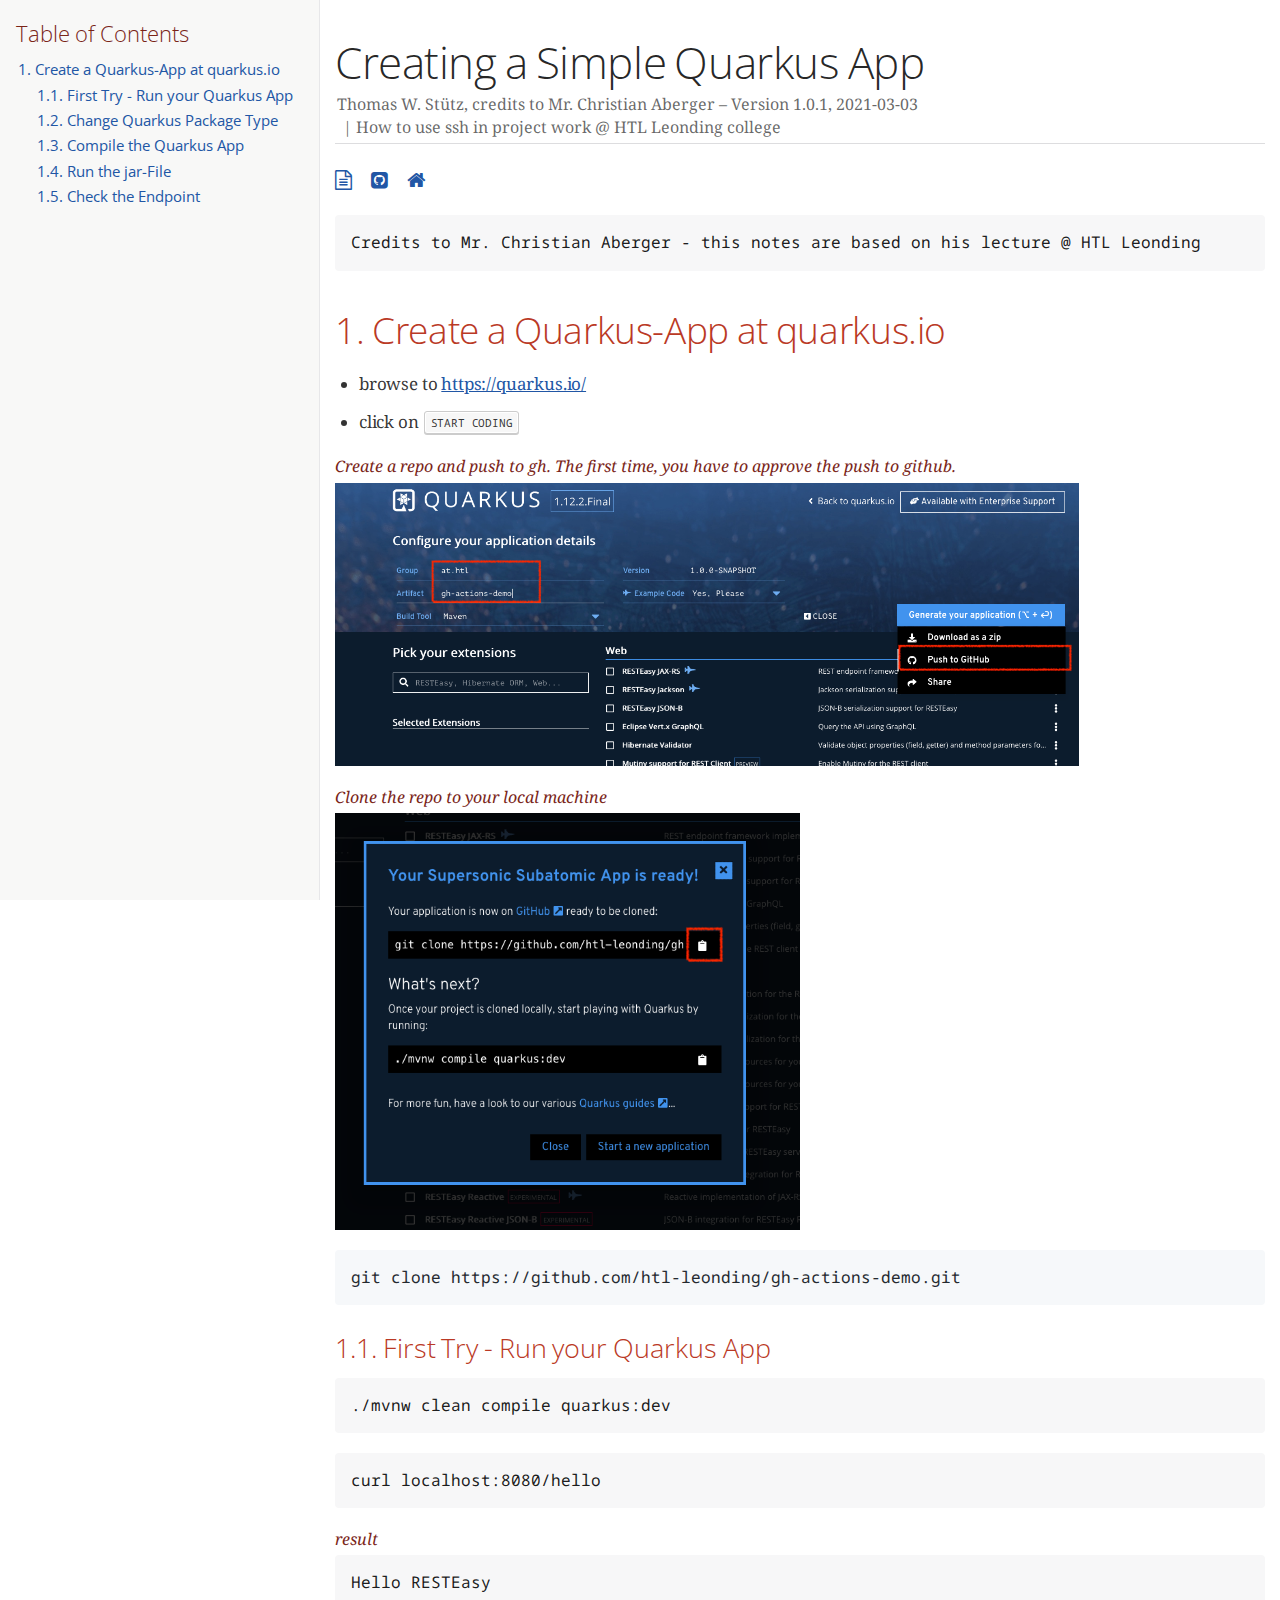
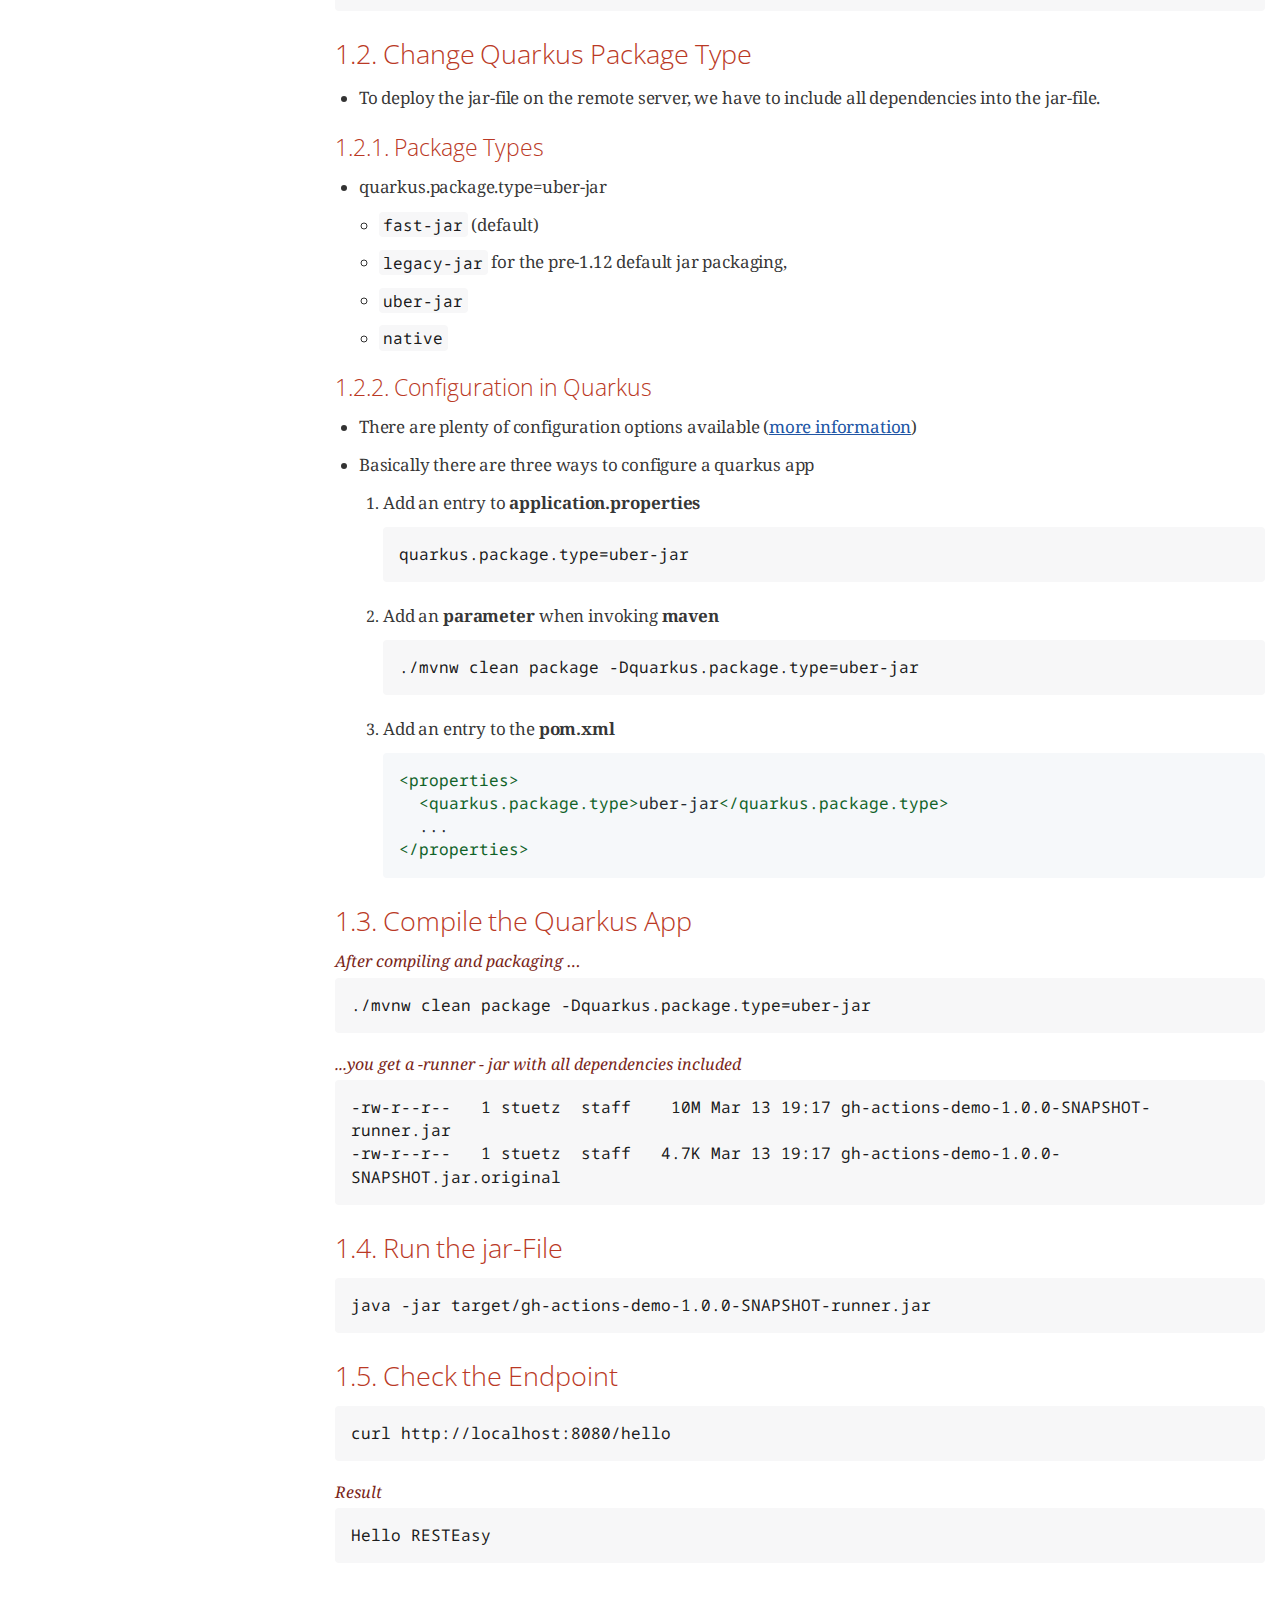
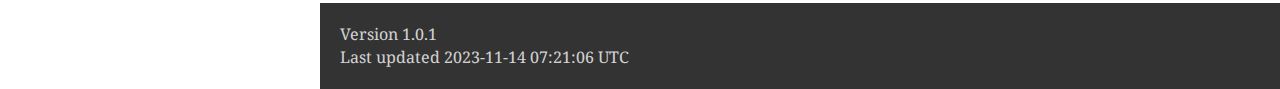
<file: create-quarkus-app.html>
<!DOCTYPE html>
<html lang="en">
<head>
<meta charset="UTF-8">
<meta http-equiv="X-UA-Compatible" content="IE=edge">
<meta name="viewport" content="width=device-width, initial-scale=1.0">
<meta name="generator" content="Asciidoctor 2.0.20">
<meta name="author" content="Thomas W. Stütz, credits to Mr. Christian Aberger">
<link rel="icon" type="image/png" href="themes/favicon.png">
<title>Creating a Simple Quarkus App</title>
<link rel="stylesheet" href="https://fonts.googleapis.com/css?family=Open+Sans:300,300italic,400,400italic,600,600italic%7CNoto+Serif:400,400italic,700,700italic%7CDroid+Sans+Mono:400,700">
<style>
/*! Asciidoctor default stylesheet | MIT License | https://asciidoctor.org */
/* Uncomment the following line when using as a custom stylesheet */
/* @import "https://fonts.googleapis.com/css?family=Open+Sans:300,300italic,400,400italic,600,600italic%7CNoto+Serif:400,400italic,700,700italic%7CDroid+Sans+Mono:400,700"; */
html{font-family:sans-serif;-webkit-text-size-adjust:100%}
a{background:none}
a:focus{outline:thin dotted}
a:active,a:hover{outline:0}
h1{font-size:2em;margin:.67em 0}
b,strong{font-weight:bold}
abbr{font-size:.9em}
abbr[title]{cursor:help;border-bottom:1px dotted #dddddf;text-decoration:none}
dfn{font-style:italic}
hr{height:0}
mark{background:#ff0;color:#000}
code,kbd,pre,samp{font-family:monospace;font-size:1em}
pre{white-space:pre-wrap}
q{quotes:"\201C" "\201D" "\2018" "\2019"}
small{font-size:80%}
sub,sup{font-size:75%;line-height:0;position:relative;vertical-align:baseline}
sup{top:-.5em}
sub{bottom:-.25em}
img{border:0}
svg:not(:root){overflow:hidden}
figure{margin:0}
audio,video{display:inline-block}
audio:not([controls]){display:none;height:0}
fieldset{border:1px solid silver;margin:0 2px;padding:.35em .625em .75em}
legend{border:0;padding:0}
button,input,select,textarea{font-family:inherit;font-size:100%;margin:0}
button,input{line-height:normal}
button,select{text-transform:none}
button,html input[type=button],input[type=reset],input[type=submit]{-webkit-appearance:button;cursor:pointer}
button[disabled],html input[disabled]{cursor:default}
input[type=checkbox],input[type=radio]{padding:0}
button::-moz-focus-inner,input::-moz-focus-inner{border:0;padding:0}
textarea{overflow:auto;vertical-align:top}
table{border-collapse:collapse;border-spacing:0}
*,::before,::after{box-sizing:border-box}
html,body{font-size:100%}
body{background:#fff;color:rgba(0,0,0,.8);padding:0;margin:0;font-family:"Noto Serif","DejaVu Serif",serif;line-height:1;position:relative;cursor:auto;-moz-tab-size:4;-o-tab-size:4;tab-size:4;word-wrap:anywhere;-moz-osx-font-smoothing:grayscale;-webkit-font-smoothing:antialiased}
a:hover{cursor:pointer}
img,object,embed{max-width:100%;height:auto}
object,embed{height:100%}
img{-ms-interpolation-mode:bicubic}
.left{float:left!important}
.right{float:right!important}
.text-left{text-align:left!important}
.text-right{text-align:right!important}
.text-center{text-align:center!important}
.text-justify{text-align:justify!important}
.hide{display:none}
img,object,svg{display:inline-block;vertical-align:middle}
textarea{height:auto;min-height:50px}
select{width:100%}
.subheader,.admonitionblock td.content>.title,.audioblock>.title,.exampleblock>.title,.imageblock>.title,.listingblock>.title,.literalblock>.title,.stemblock>.title,.openblock>.title,.paragraph>.title,.quoteblock>.title,table.tableblock>.title,.verseblock>.title,.videoblock>.title,.dlist>.title,.olist>.title,.ulist>.title,.qlist>.title,.hdlist>.title{line-height:1.45;color:#7a2518;font-weight:400;margin-top:0;margin-bottom:.25em}
div,dl,dt,dd,ul,ol,li,h1,h2,h3,#toctitle,.sidebarblock>.content>.title,h4,h5,h6,pre,form,p,blockquote,th,td{margin:0;padding:0}
a{color:#2156a5;text-decoration:underline;line-height:inherit}
a:hover,a:focus{color:#1d4b8f}
a img{border:0}
p{line-height:1.6;margin-bottom:1.25em;text-rendering:optimizeLegibility}
p aside{font-size:.875em;line-height:1.35;font-style:italic}
h1,h2,h3,#toctitle,.sidebarblock>.content>.title,h4,h5,h6{font-family:"Open Sans","DejaVu Sans",sans-serif;font-weight:300;font-style:normal;color:#ba3925;text-rendering:optimizeLegibility;margin-top:1em;margin-bottom:.5em;line-height:1.0125em}
h1 small,h2 small,h3 small,#toctitle small,.sidebarblock>.content>.title small,h4 small,h5 small,h6 small{font-size:60%;color:#e99b8f;line-height:0}
h1{font-size:2.125em}
h2{font-size:1.6875em}
h3,#toctitle,.sidebarblock>.content>.title{font-size:1.375em}
h4,h5{font-size:1.125em}
h6{font-size:1em}
hr{border:solid #dddddf;border-width:1px 0 0;clear:both;margin:1.25em 0 1.1875em}
em,i{font-style:italic;line-height:inherit}
strong,b{font-weight:bold;line-height:inherit}
small{font-size:60%;line-height:inherit}
code{font-family:"Droid Sans Mono","DejaVu Sans Mono",monospace;font-weight:400;color:rgba(0,0,0,.9)}
ul,ol,dl{line-height:1.6;margin-bottom:1.25em;list-style-position:outside;font-family:inherit}
ul,ol{margin-left:1.5em}
ul li ul,ul li ol{margin-left:1.25em;margin-bottom:0}
ul.circle{list-style-type:circle}
ul.disc{list-style-type:disc}
ul.square{list-style-type:square}
ul.circle ul:not([class]),ul.disc ul:not([class]),ul.square ul:not([class]){list-style:inherit}
ol li ul,ol li ol{margin-left:1.25em;margin-bottom:0}
dl dt{margin-bottom:.3125em;font-weight:bold}
dl dd{margin-bottom:1.25em}
blockquote{margin:0 0 1.25em;padding:.5625em 1.25em 0 1.1875em;border-left:1px solid #ddd}
blockquote,blockquote p{line-height:1.6;color:rgba(0,0,0,.85)}
@media screen and (min-width:768px){h1,h2,h3,#toctitle,.sidebarblock>.content>.title,h4,h5,h6{line-height:1.2}
h1{font-size:2.75em}
h2{font-size:2.3125em}
h3,#toctitle,.sidebarblock>.content>.title{font-size:1.6875em}
h4{font-size:1.4375em}}
table{background:#fff;margin-bottom:1.25em;border:1px solid #dedede;word-wrap:normal}
table thead,table tfoot{background:#f7f8f7}
table thead tr th,table thead tr td,table tfoot tr th,table tfoot tr td{padding:.5em .625em .625em;font-size:inherit;color:rgba(0,0,0,.8);text-align:left}
table tr th,table tr td{padding:.5625em .625em;font-size:inherit;color:rgba(0,0,0,.8)}
table tr.even,table tr.alt{background:#f8f8f7}
table thead tr th,table tfoot tr th,table tbody tr td,table tr td,table tfoot tr td{line-height:1.6}
h1,h2,h3,#toctitle,.sidebarblock>.content>.title,h4,h5,h6{line-height:1.2;word-spacing:-.05em}
h1 strong,h2 strong,h3 strong,#toctitle strong,.sidebarblock>.content>.title strong,h4 strong,h5 strong,h6 strong{font-weight:400}
.center{margin-left:auto;margin-right:auto}
.stretch{width:100%}
.clearfix::before,.clearfix::after,.float-group::before,.float-group::after{content:" ";display:table}
.clearfix::after,.float-group::after{clear:both}
:not(pre).nobreak{word-wrap:normal}
:not(pre).nowrap{white-space:nowrap}
:not(pre).pre-wrap{white-space:pre-wrap}
:not(pre):not([class^=L])>code{font-size:.9375em;font-style:normal!important;letter-spacing:0;padding:.1em .5ex;word-spacing:-.15em;background:#f7f7f8;border-radius:4px;line-height:1.45;text-rendering:optimizeSpeed}
pre{color:rgba(0,0,0,.9);font-family:"Droid Sans Mono","DejaVu Sans Mono",monospace;line-height:1.45;text-rendering:optimizeSpeed}
pre code,pre pre{color:inherit;font-size:inherit;line-height:inherit}
pre>code{display:block}
pre.nowrap,pre.nowrap pre{white-space:pre;word-wrap:normal}
em em{font-style:normal}
strong strong{font-weight:400}
.keyseq{color:rgba(51,51,51,.8)}
kbd{font-family:"Droid Sans Mono","DejaVu Sans Mono",monospace;display:inline-block;color:rgba(0,0,0,.8);font-size:.65em;line-height:1.45;background:#f7f7f7;border:1px solid #ccc;border-radius:3px;box-shadow:0 1px 0 rgba(0,0,0,.2),inset 0 0 0 .1em #fff;margin:0 .15em;padding:.2em .5em;vertical-align:middle;position:relative;top:-.1em;white-space:nowrap}
.keyseq kbd:first-child{margin-left:0}
.keyseq kbd:last-child{margin-right:0}
.menuseq,.menuref{color:#000}
.menuseq b:not(.caret),.menuref{font-weight:inherit}
.menuseq{word-spacing:-.02em}
.menuseq b.caret{font-size:1.25em;line-height:.8}
.menuseq i.caret{font-weight:bold;text-align:center;width:.45em}
b.button::before,b.button::after{position:relative;top:-1px;font-weight:400}
b.button::before{content:"[";padding:0 3px 0 2px}
b.button::after{content:"]";padding:0 2px 0 3px}
p a>code:hover{color:rgba(0,0,0,.9)}
#header,#content,#footnotes,#footer{width:100%;margin:0 auto;max-width:62.5em;*zoom:1;position:relative;padding-left:.9375em;padding-right:.9375em}
#header::before,#header::after,#content::before,#content::after,#footnotes::before,#footnotes::after,#footer::before,#footer::after{content:" ";display:table}
#header::after,#content::after,#footnotes::after,#footer::after{clear:both}
#content{margin-top:1.25em}
#content::before{content:none}
#header>h1:first-child{color:rgba(0,0,0,.85);margin-top:2.25rem;margin-bottom:0}
#header>h1:first-child+#toc{margin-top:8px;border-top:1px solid #dddddf}
#header>h1:only-child,body.toc2 #header>h1:nth-last-child(2){border-bottom:1px solid #dddddf;padding-bottom:8px}
#header .details{border-bottom:1px solid #dddddf;line-height:1.45;padding-top:.25em;padding-bottom:.25em;padding-left:.25em;color:rgba(0,0,0,.6);display:flex;flex-flow:row wrap}
#header .details span:first-child{margin-left:-.125em}
#header .details span.email a{color:rgba(0,0,0,.85)}
#header .details br{display:none}
#header .details br+span::before{content:"\00a0\2013\00a0"}
#header .details br+span.author::before{content:"\00a0\22c5\00a0";color:rgba(0,0,0,.85)}
#header .details br+span#revremark::before{content:"\00a0|\00a0"}
#header #revnumber{text-transform:capitalize}
#header #revnumber::after{content:"\00a0"}
#content>h1:first-child:not([class]){color:rgba(0,0,0,.85);border-bottom:1px solid #dddddf;padding-bottom:8px;margin-top:0;padding-top:1rem;margin-bottom:1.25rem}
#toc{border-bottom:1px solid #e7e7e9;padding-bottom:.5em}
#toc>ul{margin-left:.125em}
#toc ul.sectlevel0>li>a{font-style:italic}
#toc ul.sectlevel0 ul.sectlevel1{margin:.5em 0}
#toc ul{font-family:"Open Sans","DejaVu Sans",sans-serif;list-style-type:none}
#toc li{line-height:1.3334;margin-top:.3334em}
#toc a{text-decoration:none}
#toc a:active{text-decoration:underline}
#toctitle{color:#7a2518;font-size:1.2em}
@media screen and (min-width:768px){#toctitle{font-size:1.375em}
body.toc2{padding-left:15em;padding-right:0}
#toc.toc2{margin-top:0!important;background:#f8f8f7;position:fixed;width:15em;left:0;top:0;border-right:1px solid #e7e7e9;border-top-width:0!important;border-bottom-width:0!important;z-index:1000;padding:1.25em 1em;height:100%;overflow:auto}
#toc.toc2 #toctitle{margin-top:0;margin-bottom:.8rem;font-size:1.2em}
#toc.toc2>ul{font-size:.9em;margin-bottom:0}
#toc.toc2 ul ul{margin-left:0;padding-left:1em}
#toc.toc2 ul.sectlevel0 ul.sectlevel1{padding-left:0;margin-top:.5em;margin-bottom:.5em}
body.toc2.toc-right{padding-left:0;padding-right:15em}
body.toc2.toc-right #toc.toc2{border-right-width:0;border-left:1px solid #e7e7e9;left:auto;right:0}}
@media screen and (min-width:1280px){body.toc2{padding-left:20em;padding-right:0}
#toc.toc2{width:20em}
#toc.toc2 #toctitle{font-size:1.375em}
#toc.toc2>ul{font-size:.95em}
#toc.toc2 ul ul{padding-left:1.25em}
body.toc2.toc-right{padding-left:0;padding-right:20em}}
#content #toc{border:1px solid #e0e0dc;margin-bottom:1.25em;padding:1.25em;background:#f8f8f7;border-radius:4px}
#content #toc>:first-child{margin-top:0}
#content #toc>:last-child{margin-bottom:0}
#footer{max-width:none;background:rgba(0,0,0,.8);padding:1.25em}
#footer-text{color:hsla(0,0%,100%,.8);line-height:1.44}
#content{margin-bottom:.625em}
.sect1{padding-bottom:.625em}
@media screen and (min-width:768px){#content{margin-bottom:1.25em}
.sect1{padding-bottom:1.25em}}
.sect1:last-child{padding-bottom:0}
.sect1+.sect1{border-top:1px solid #e7e7e9}
#content h1>a.anchor,h2>a.anchor,h3>a.anchor,#toctitle>a.anchor,.sidebarblock>.content>.title>a.anchor,h4>a.anchor,h5>a.anchor,h6>a.anchor{position:absolute;z-index:1001;width:1.5ex;margin-left:-1.5ex;display:block;text-decoration:none!important;visibility:hidden;text-align:center;font-weight:400}
#content h1>a.anchor::before,h2>a.anchor::before,h3>a.anchor::before,#toctitle>a.anchor::before,.sidebarblock>.content>.title>a.anchor::before,h4>a.anchor::before,h5>a.anchor::before,h6>a.anchor::before{content:"\00A7";font-size:.85em;display:block;padding-top:.1em}
#content h1:hover>a.anchor,#content h1>a.anchor:hover,h2:hover>a.anchor,h2>a.anchor:hover,h3:hover>a.anchor,#toctitle:hover>a.anchor,.sidebarblock>.content>.title:hover>a.anchor,h3>a.anchor:hover,#toctitle>a.anchor:hover,.sidebarblock>.content>.title>a.anchor:hover,h4:hover>a.anchor,h4>a.anchor:hover,h5:hover>a.anchor,h5>a.anchor:hover,h6:hover>a.anchor,h6>a.anchor:hover{visibility:visible}
#content h1>a.link,h2>a.link,h3>a.link,#toctitle>a.link,.sidebarblock>.content>.title>a.link,h4>a.link,h5>a.link,h6>a.link{color:#ba3925;text-decoration:none}
#content h1>a.link:hover,h2>a.link:hover,h3>a.link:hover,#toctitle>a.link:hover,.sidebarblock>.content>.title>a.link:hover,h4>a.link:hover,h5>a.link:hover,h6>a.link:hover{color:#a53221}
details,.audioblock,.imageblock,.literalblock,.listingblock,.stemblock,.videoblock{margin-bottom:1.25em}
details{margin-left:1.25rem}
details>summary{cursor:pointer;display:block;position:relative;line-height:1.6;margin-bottom:.625rem;outline:none;-webkit-tap-highlight-color:transparent}
details>summary::-webkit-details-marker{display:none}
details>summary::before{content:"";border:solid transparent;border-left:solid;border-width:.3em 0 .3em .5em;position:absolute;top:.5em;left:-1.25rem;transform:translateX(15%)}
details[open]>summary::before{border:solid transparent;border-top:solid;border-width:.5em .3em 0;transform:translateY(15%)}
details>summary::after{content:"";width:1.25rem;height:1em;position:absolute;top:.3em;left:-1.25rem}
.admonitionblock td.content>.title,.audioblock>.title,.exampleblock>.title,.imageblock>.title,.listingblock>.title,.literalblock>.title,.stemblock>.title,.openblock>.title,.paragraph>.title,.quoteblock>.title,table.tableblock>.title,.verseblock>.title,.videoblock>.title,.dlist>.title,.olist>.title,.ulist>.title,.qlist>.title,.hdlist>.title{text-rendering:optimizeLegibility;text-align:left;font-family:"Noto Serif","DejaVu Serif",serif;font-size:1rem;font-style:italic}
table.tableblock.fit-content>caption.title{white-space:nowrap;width:0}
.paragraph.lead>p,#preamble>.sectionbody>[class=paragraph]:first-of-type p{font-size:1.21875em;line-height:1.6;color:rgba(0,0,0,.85)}
.admonitionblock>table{border-collapse:separate;border:0;background:none;width:100%}
.admonitionblock>table td.icon{text-align:center;width:80px}
.admonitionblock>table td.icon img{max-width:none}
.admonitionblock>table td.icon .title{font-weight:bold;font-family:"Open Sans","DejaVu Sans",sans-serif;text-transform:uppercase}
.admonitionblock>table td.content{padding-left:1.125em;padding-right:1.25em;border-left:1px solid #dddddf;color:rgba(0,0,0,.6);word-wrap:anywhere}
.admonitionblock>table td.content>:last-child>:last-child{margin-bottom:0}
.exampleblock>.content{border:1px solid #e6e6e6;margin-bottom:1.25em;padding:1.25em;background:#fff;border-radius:4px}
.sidebarblock{border:1px solid #dbdbd6;margin-bottom:1.25em;padding:1.25em;background:#f3f3f2;border-radius:4px}
.sidebarblock>.content>.title{color:#7a2518;margin-top:0;text-align:center}
.exampleblock>.content>:first-child,.sidebarblock>.content>:first-child{margin-top:0}
.exampleblock>.content>:last-child,.exampleblock>.content>:last-child>:last-child,.exampleblock>.content .olist>ol>li:last-child>:last-child,.exampleblock>.content .ulist>ul>li:last-child>:last-child,.exampleblock>.content .qlist>ol>li:last-child>:last-child,.sidebarblock>.content>:last-child,.sidebarblock>.content>:last-child>:last-child,.sidebarblock>.content .olist>ol>li:last-child>:last-child,.sidebarblock>.content .ulist>ul>li:last-child>:last-child,.sidebarblock>.content .qlist>ol>li:last-child>:last-child{margin-bottom:0}
.literalblock pre,.listingblock>.content>pre{border-radius:4px;overflow-x:auto;padding:1em;font-size:.8125em}
@media screen and (min-width:768px){.literalblock pre,.listingblock>.content>pre{font-size:.90625em}}
@media screen and (min-width:1280px){.literalblock pre,.listingblock>.content>pre{font-size:1em}}
.literalblock pre,.listingblock>.content>pre:not(.highlight),.listingblock>.content>pre[class=highlight],.listingblock>.content>pre[class^="highlight "]{background:#f7f7f8}
.literalblock.output pre{color:#f7f7f8;background:rgba(0,0,0,.9)}
.listingblock>.content{position:relative}
.listingblock code[data-lang]::before{display:none;content:attr(data-lang);position:absolute;font-size:.75em;top:.425rem;right:.5rem;line-height:1;text-transform:uppercase;color:inherit;opacity:.5}
.listingblock:hover code[data-lang]::before{display:block}
.listingblock.terminal pre .command::before{content:attr(data-prompt);padding-right:.5em;color:inherit;opacity:.5}
.listingblock.terminal pre .command:not([data-prompt])::before{content:"$"}
.listingblock pre.highlightjs{padding:0}
.listingblock pre.highlightjs>code{padding:1em;border-radius:4px}
.listingblock pre.prettyprint{border-width:0}
.prettyprint{background:#f7f7f8}
pre.prettyprint .linenums{line-height:1.45;margin-left:2em}
pre.prettyprint li{background:none;list-style-type:inherit;padding-left:0}
pre.prettyprint li code[data-lang]::before{opacity:1}
pre.prettyprint li:not(:first-child) code[data-lang]::before{display:none}
table.linenotable{border-collapse:separate;border:0;margin-bottom:0;background:none}
table.linenotable td[class]{color:inherit;vertical-align:top;padding:0;line-height:inherit;white-space:normal}
table.linenotable td.code{padding-left:.75em}
table.linenotable td.linenos,pre.pygments .linenos{border-right:1px solid;opacity:.35;padding-right:.5em;-webkit-user-select:none;-moz-user-select:none;-ms-user-select:none;user-select:none}
pre.pygments span.linenos{display:inline-block;margin-right:.75em}
.quoteblock{margin:0 1em 1.25em 1.5em;display:table}
.quoteblock:not(.excerpt)>.title{margin-left:-1.5em;margin-bottom:.75em}
.quoteblock blockquote,.quoteblock p{color:rgba(0,0,0,.85);font-size:1.15rem;line-height:1.75;word-spacing:.1em;letter-spacing:0;font-style:italic;text-align:justify}
.quoteblock blockquote{margin:0;padding:0;border:0}
.quoteblock blockquote::before{content:"\201c";float:left;font-size:2.75em;font-weight:bold;line-height:.6em;margin-left:-.6em;color:#7a2518;text-shadow:0 1px 2px rgba(0,0,0,.1)}
.quoteblock blockquote>.paragraph:last-child p{margin-bottom:0}
.quoteblock .attribution{margin-top:.75em;margin-right:.5ex;text-align:right}
.verseblock{margin:0 1em 1.25em}
.verseblock pre{font-family:"Open Sans","DejaVu Sans",sans-serif;font-size:1.15rem;color:rgba(0,0,0,.85);font-weight:300;text-rendering:optimizeLegibility}
.verseblock pre strong{font-weight:400}
.verseblock .attribution{margin-top:1.25rem;margin-left:.5ex}
.quoteblock .attribution,.verseblock .attribution{font-size:.9375em;line-height:1.45;font-style:italic}
.quoteblock .attribution br,.verseblock .attribution br{display:none}
.quoteblock .attribution cite,.verseblock .attribution cite{display:block;letter-spacing:-.025em;color:rgba(0,0,0,.6)}
.quoteblock.abstract blockquote::before,.quoteblock.excerpt blockquote::before,.quoteblock .quoteblock blockquote::before{display:none}
.quoteblock.abstract blockquote,.quoteblock.abstract p,.quoteblock.excerpt blockquote,.quoteblock.excerpt p,.quoteblock .quoteblock blockquote,.quoteblock .quoteblock p{line-height:1.6;word-spacing:0}
.quoteblock.abstract{margin:0 1em 1.25em;display:block}
.quoteblock.abstract>.title{margin:0 0 .375em;font-size:1.15em;text-align:center}
.quoteblock.excerpt>blockquote,.quoteblock .quoteblock{padding:0 0 .25em 1em;border-left:.25em solid #dddddf}
.quoteblock.excerpt,.quoteblock .quoteblock{margin-left:0}
.quoteblock.excerpt blockquote,.quoteblock.excerpt p,.quoteblock .quoteblock blockquote,.quoteblock .quoteblock p{color:inherit;font-size:1.0625rem}
.quoteblock.excerpt .attribution,.quoteblock .quoteblock .attribution{color:inherit;font-size:.85rem;text-align:left;margin-right:0}
p.tableblock:last-child{margin-bottom:0}
td.tableblock>.content{margin-bottom:1.25em;word-wrap:anywhere}
td.tableblock>.content>:last-child{margin-bottom:-1.25em}
table.tableblock,th.tableblock,td.tableblock{border:0 solid #dedede}
table.grid-all>*>tr>*{border-width:1px}
table.grid-cols>*>tr>*{border-width:0 1px}
table.grid-rows>*>tr>*{border-width:1px 0}
table.frame-all{border-width:1px}
table.frame-ends{border-width:1px 0}
table.frame-sides{border-width:0 1px}
table.frame-none>colgroup+*>:first-child>*,table.frame-sides>colgroup+*>:first-child>*{border-top-width:0}
table.frame-none>:last-child>:last-child>*,table.frame-sides>:last-child>:last-child>*{border-bottom-width:0}
table.frame-none>*>tr>:first-child,table.frame-ends>*>tr>:first-child{border-left-width:0}
table.frame-none>*>tr>:last-child,table.frame-ends>*>tr>:last-child{border-right-width:0}
table.stripes-all>*>tr,table.stripes-odd>*>tr:nth-of-type(odd),table.stripes-even>*>tr:nth-of-type(even),table.stripes-hover>*>tr:hover{background:#f8f8f7}
th.halign-left,td.halign-left{text-align:left}
th.halign-right,td.halign-right{text-align:right}
th.halign-center,td.halign-center{text-align:center}
th.valign-top,td.valign-top{vertical-align:top}
th.valign-bottom,td.valign-bottom{vertical-align:bottom}
th.valign-middle,td.valign-middle{vertical-align:middle}
table thead th,table tfoot th{font-weight:bold}
tbody tr th{background:#f7f8f7}
tbody tr th,tbody tr th p,tfoot tr th,tfoot tr th p{color:rgba(0,0,0,.8);font-weight:bold}
p.tableblock>code:only-child{background:none;padding:0}
p.tableblock{font-size:1em}
ol{margin-left:1.75em}
ul li ol{margin-left:1.5em}
dl dd{margin-left:1.125em}
dl dd:last-child,dl dd:last-child>:last-child{margin-bottom:0}
li p,ul dd,ol dd,.olist .olist,.ulist .ulist,.ulist .olist,.olist .ulist{margin-bottom:.625em}
ul.checklist,ul.none,ol.none,ul.no-bullet,ol.no-bullet,ol.unnumbered,ul.unstyled,ol.unstyled{list-style-type:none}
ul.no-bullet,ol.no-bullet,ol.unnumbered{margin-left:.625em}
ul.unstyled,ol.unstyled{margin-left:0}
li>p:empty:only-child::before{content:"";display:inline-block}
ul.checklist>li>p:first-child{margin-left:-1em}
ul.checklist>li>p:first-child>.fa-square-o:first-child,ul.checklist>li>p:first-child>.fa-check-square-o:first-child{width:1.25em;font-size:.8em;position:relative;bottom:.125em}
ul.checklist>li>p:first-child>input[type=checkbox]:first-child{margin-right:.25em}
ul.inline{display:flex;flex-flow:row wrap;list-style:none;margin:0 0 .625em -1.25em}
ul.inline>li{margin-left:1.25em}
.unstyled dl dt{font-weight:400;font-style:normal}
ol.arabic{list-style-type:decimal}
ol.decimal{list-style-type:decimal-leading-zero}
ol.loweralpha{list-style-type:lower-alpha}
ol.upperalpha{list-style-type:upper-alpha}
ol.lowerroman{list-style-type:lower-roman}
ol.upperroman{list-style-type:upper-roman}
ol.lowergreek{list-style-type:lower-greek}
.hdlist>table,.colist>table{border:0;background:none}
.hdlist>table>tbody>tr,.colist>table>tbody>tr{background:none}
td.hdlist1,td.hdlist2{vertical-align:top;padding:0 .625em}
td.hdlist1{font-weight:bold;padding-bottom:1.25em}
td.hdlist2{word-wrap:anywhere}
.literalblock+.colist,.listingblock+.colist{margin-top:-.5em}
.colist td:not([class]):first-child{padding:.4em .75em 0;line-height:1;vertical-align:top}
.colist td:not([class]):first-child img{max-width:none}
.colist td:not([class]):last-child{padding:.25em 0}
.thumb,.th{line-height:0;display:inline-block;border:4px solid #fff;box-shadow:0 0 0 1px #ddd}
.imageblock.left{margin:.25em .625em 1.25em 0}
.imageblock.right{margin:.25em 0 1.25em .625em}
.imageblock>.title{margin-bottom:0}
.imageblock.thumb,.imageblock.th{border-width:6px}
.imageblock.thumb>.title,.imageblock.th>.title{padding:0 .125em}
.image.left,.image.right{margin-top:.25em;margin-bottom:.25em;display:inline-block;line-height:0}
.image.left{margin-right:.625em}
.image.right{margin-left:.625em}
a.image{text-decoration:none;display:inline-block}
a.image object{pointer-events:none}
sup.footnote,sup.footnoteref{font-size:.875em;position:static;vertical-align:super}
sup.footnote a,sup.footnoteref a{text-decoration:none}
sup.footnote a:active,sup.footnoteref a:active{text-decoration:underline}
#footnotes{padding-top:.75em;padding-bottom:.75em;margin-bottom:.625em}
#footnotes hr{width:20%;min-width:6.25em;margin:-.25em 0 .75em;border-width:1px 0 0}
#footnotes .footnote{padding:0 .375em 0 .225em;line-height:1.3334;font-size:.875em;margin-left:1.2em;margin-bottom:.2em}
#footnotes .footnote a:first-of-type{font-weight:bold;text-decoration:none;margin-left:-1.05em}
#footnotes .footnote:last-of-type{margin-bottom:0}
#content #footnotes{margin-top:-.625em;margin-bottom:0;padding:.75em 0}
div.unbreakable{page-break-inside:avoid}
.big{font-size:larger}
.small{font-size:smaller}
.underline{text-decoration:underline}
.overline{text-decoration:overline}
.line-through{text-decoration:line-through}
.aqua{color:#00bfbf}
.aqua-background{background:#00fafa}
.black{color:#000}
.black-background{background:#000}
.blue{color:#0000bf}
.blue-background{background:#0000fa}
.fuchsia{color:#bf00bf}
.fuchsia-background{background:#fa00fa}
.gray{color:#606060}
.gray-background{background:#7d7d7d}
.green{color:#006000}
.green-background{background:#007d00}
.lime{color:#00bf00}
.lime-background{background:#00fa00}
.maroon{color:#600000}
.maroon-background{background:#7d0000}
.navy{color:#000060}
.navy-background{background:#00007d}
.olive{color:#606000}
.olive-background{background:#7d7d00}
.purple{color:#600060}
.purple-background{background:#7d007d}
.red{color:#bf0000}
.red-background{background:#fa0000}
.silver{color:#909090}
.silver-background{background:#bcbcbc}
.teal{color:#006060}
.teal-background{background:#007d7d}
.white{color:#bfbfbf}
.white-background{background:#fafafa}
.yellow{color:#bfbf00}
.yellow-background{background:#fafa00}
span.icon>.fa{cursor:default}
a span.icon>.fa{cursor:inherit}
.admonitionblock td.icon [class^="fa icon-"]{font-size:2.5em;text-shadow:1px 1px 2px rgba(0,0,0,.5);cursor:default}
.admonitionblock td.icon .icon-note::before{content:"\f05a";color:#19407c}
.admonitionblock td.icon .icon-tip::before{content:"\f0eb";text-shadow:1px 1px 2px rgba(155,155,0,.8);color:#111}
.admonitionblock td.icon .icon-warning::before{content:"\f071";color:#bf6900}
.admonitionblock td.icon .icon-caution::before{content:"\f06d";color:#bf3400}
.admonitionblock td.icon .icon-important::before{content:"\f06a";color:#bf0000}
.conum[data-value]{display:inline-block;color:#fff!important;background:rgba(0,0,0,.8);border-radius:50%;text-align:center;font-size:.75em;width:1.67em;height:1.67em;line-height:1.67em;font-family:"Open Sans","DejaVu Sans",sans-serif;font-style:normal;font-weight:bold}
.conum[data-value] *{color:#fff!important}
.conum[data-value]+b{display:none}
.conum[data-value]::after{content:attr(data-value)}
pre .conum[data-value]{position:relative;top:-.125em}
b.conum *{color:inherit!important}
.conum:not([data-value]):empty{display:none}
dt,th.tableblock,td.content,div.footnote{text-rendering:optimizeLegibility}
h1,h2,p,td.content,span.alt,summary{letter-spacing:-.01em}
p strong,td.content strong,div.footnote strong{letter-spacing:-.005em}
p,blockquote,dt,td.content,td.hdlist1,span.alt,summary{font-size:1.0625rem}
p{margin-bottom:1.25rem}
.sidebarblock p,.sidebarblock dt,.sidebarblock td.content,p.tableblock{font-size:1em}
.exampleblock>.content{background:#fffef7;border-color:#e0e0dc;box-shadow:0 1px 4px #e0e0dc}
.print-only{display:none!important}
@page{margin:1.25cm .75cm}
@media print{*{box-shadow:none!important;text-shadow:none!important}
html{font-size:80%}
a{color:inherit!important;text-decoration:underline!important}
a.bare,a[href^="#"],a[href^="mailto:"]{text-decoration:none!important}
a[href^="http:"]:not(.bare)::after,a[href^="https:"]:not(.bare)::after{content:"(" attr(href) ")";display:inline-block;font-size:.875em;padding-left:.25em}
abbr[title]{border-bottom:1px dotted}
abbr[title]::after{content:" (" attr(title) ")"}
pre,blockquote,tr,img,object,svg{page-break-inside:avoid}
thead{display:table-header-group}
svg{max-width:100%}
p,blockquote,dt,td.content{font-size:1em;orphans:3;widows:3}
h2,h3,#toctitle,.sidebarblock>.content>.title{page-break-after:avoid}
#header,#content,#footnotes,#footer{max-width:none}
#toc,.sidebarblock,.exampleblock>.content{background:none!important}
#toc{border-bottom:1px solid #dddddf!important;padding-bottom:0!important}
body.book #header{text-align:center}
body.book #header>h1:first-child{border:0!important;margin:2.5em 0 1em}
body.book #header .details{border:0!important;display:block;padding:0!important}
body.book #header .details span:first-child{margin-left:0!important}
body.book #header .details br{display:block}
body.book #header .details br+span::before{content:none!important}
body.book #toc{border:0!important;text-align:left!important;padding:0!important;margin:0!important}
body.book #toc,body.book #preamble,body.book h1.sect0,body.book .sect1>h2{page-break-before:always}
.listingblock code[data-lang]::before{display:block}
#footer{padding:0 .9375em}
.hide-on-print{display:none!important}
.print-only{display:block!important}
.hide-for-print{display:none!important}
.show-for-print{display:inherit!important}}
@media amzn-kf8,print{#header>h1:first-child{margin-top:1.25rem}
.sect1{padding:0!important}
.sect1+.sect1{border:0}
#footer{background:none}
#footer-text{color:rgba(0,0,0,.6);font-size:.9em}}
@media amzn-kf8{#header,#content,#footnotes,#footer{padding:0}}
</style>
<link rel="stylesheet" href="https://cdnjs.cloudflare.com/ajax/libs/font-awesome/4.7.0/css/font-awesome.min.css">
<style>
pre.rouge table td { padding: 5px; }
pre.rouge table pre { margin: 0; }
pre.rouge, pre.rouge .w {
  color: #24292f;
  background-color: #f6f8fa;
}
pre.rouge .k, pre.rouge .kd, pre.rouge .kn, pre.rouge .kp, pre.rouge .kr, pre.rouge .kt, pre.rouge .kv {
  color: #cf222e;
}
pre.rouge .gr {
  color: #f6f8fa;
}
pre.rouge .gd {
  color: #82071e;
  background-color: #ffebe9;
}
pre.rouge .nb {
  color: #953800;
}
pre.rouge .nc {
  color: #953800;
}
pre.rouge .no {
  color: #953800;
}
pre.rouge .nn {
  color: #953800;
}
pre.rouge .sr {
  color: #116329;
}
pre.rouge .na {
  color: #116329;
}
pre.rouge .nt {
  color: #116329;
}
pre.rouge .gi {
  color: #116329;
  background-color: #dafbe1;
}
pre.rouge .kc {
  color: #0550ae;
}
pre.rouge .l, pre.rouge .ld, pre.rouge .m, pre.rouge .mb, pre.rouge .mf, pre.rouge .mh, pre.rouge .mi, pre.rouge .il, pre.rouge .mo, pre.rouge .mx {
  color: #0550ae;
}
pre.rouge .sb {
  color: #0550ae;
}
pre.rouge .bp {
  color: #0550ae;
}
pre.rouge .ne {
  color: #0550ae;
}
pre.rouge .nl {
  color: #0550ae;
}
pre.rouge .py {
  color: #0550ae;
}
pre.rouge .nv, pre.rouge .vc, pre.rouge .vg, pre.rouge .vi, pre.rouge .vm {
  color: #0550ae;
}
pre.rouge .o, pre.rouge .ow {
  color: #0550ae;
}
pre.rouge .gh {
  color: #0550ae;
  font-weight: bold;
}
pre.rouge .gu {
  color: #0550ae;
  font-weight: bold;
}
pre.rouge .s, pre.rouge .sa, pre.rouge .sc, pre.rouge .dl, pre.rouge .sd, pre.rouge .s2, pre.rouge .se, pre.rouge .sh, pre.rouge .sx, pre.rouge .s1, pre.rouge .ss {
  color: #0a3069;
}
pre.rouge .nd {
  color: #8250df;
}
pre.rouge .nf, pre.rouge .fm {
  color: #8250df;
}
pre.rouge .err {
  color: #f6f8fa;
  background-color: #82071e;
}
pre.rouge .c, pre.rouge .ch, pre.rouge .cd, pre.rouge .cm, pre.rouge .cp, pre.rouge .cpf, pre.rouge .c1, pre.rouge .cs {
  color: #6e7781;
}
pre.rouge .gl {
  color: #6e7781;
}
pre.rouge .gt {
  color: #6e7781;
}
pre.rouge .ni {
  color: #24292f;
}
pre.rouge .si {
  color: #24292f;
}
pre.rouge .ge {
  color: #24292f;
  font-style: italic;
}
pre.rouge .gs {
  color: #24292f;
  font-weight: bold;
}
</style>
<style>
pre.rouge .hll {
  background-color: #ffc;
}
pre.rouge .hll * {
  background-color: initial;
}
</style>
</head>
<body class="article toc2 toc-left">
<div id="header">
<h1>Creating a Simple Quarkus App</h1>
<div class="details">
<span id="author" class="author">Thomas W. Stütz, credits to Mr. Christian Aberger</span><br>
<span id="revnumber">version 1.0.1,</span>
<span id="revdate">2021-03-03</span>
<br><span id="revremark">How to use ssh in project work @ HTL Leonding college</span>
</div>
<div id="toc" class="toc2">
<div id="toctitle">Table of Contents</div>
<ul class="sectlevel1">
<li><a href="#_create_a_quarkus_app_at_quarkus_io">1. Create a Quarkus-App at quarkus.io</a>
<ul class="sectlevel2">
<li><a href="#_first_try_run_your_quarkus_app">1.1. First Try - Run your Quarkus App</a></li>
<li><a href="#_change_quarkus_package_type">1.2. Change Quarkus Package Type</a></li>
<li><a href="#_compile_the_quarkus_app">1.3. Compile the Quarkus App</a></li>
<li><a href="#_run_the_jar_file">1.4. Run the jar-File</a></li>
<li><a href="#_check_the_endpoint">1.5. Check the Endpoint</a></li>
</ul>
</li>
</ul>
</div>
</div>
<div id="content">
<div id="preamble">
<div class="sectionbody">
<div class="paragraph">
<p><span class="icon"><a class="image" href="https://raw.githubusercontent.com/htl-leonding-college/quarkus-jar-gh-actions-demo/master/asciidocs/create-quarkus-app.adoc"><i class="fa fa-file-text-o"></i></a></span> ‏ ‏ ‎
<span class="icon"><a class="image" href="https://github.com/htl-leonding-college/quarkus-jar-gh-actions-demo"><i class="fa fa-github-square"></i></a></span> ‏ ‏ ‎
<span class="icon"><a class="image" href="http://edufs.edu.htl-leonding.ac.at/~t.stuetz/hugo/"><i class="fa fa-home"></i></a></span></p>
</div>
<div class="listingblock">
<div class="content">
<pre>Credits to Mr. Christian Aberger - this notes are based on his lecture @ HTL Leonding</pre>
</div>
</div>
</div>
</div>
<div class="sect1">
<h2 id="_create_a_quarkus_app_at_quarkus_io"><a class="anchor" href="#_create_a_quarkus_app_at_quarkus_io"></a>1. Create a Quarkus-App at quarkus.io</h2>
<div class="sectionbody">
<div class="ulist">
<ul>
<li>
<p>browse to <a href="https://quarkus.io/" class="bare">https://quarkus.io/</a></p>
</li>
<li>
<p>click on <kbd>START CODING</kbd></p>
</li>
</ul>
</div>
<div class="paragraph">
<div class="title">Create a repo and push to gh. The first time, you have to approve the push to github.</div>
<p><span class="image"><img src="images/quarkus-001.png" alt="quarkus 001" width="80%"></span></p>
</div>
<div class="paragraph">
<div class="title">Clone the repo to your local machine</div>
<p><span class="image"><img src="images/quarkus-002.png" alt="quarkus 002" width="50%"></span></p>
</div>
<div class="listingblock">
<div class="content">
<pre class="rouge highlight"><code data-lang="bash">git clone https://github.com/htl-leonding/gh-actions-demo.git</code></pre>
</div>
</div>
<div class="sect2">
<h3 id="_first_try_run_your_quarkus_app"><a class="anchor" href="#_first_try_run_your_quarkus_app"></a>1.1. First Try - Run your Quarkus App</h3>
<div class="listingblock">
<div class="content">
<pre>./mvnw clean compile quarkus:dev</pre>
</div>
</div>
<div class="listingblock">
<div class="content">
<pre>curl localhost:8080/hello</pre>
</div>
</div>
<div class="listingblock">
<div class="title">result</div>
<div class="content">
<pre>Hello RESTEasy</pre>
</div>
</div>
</div>
<div class="sect2">
<h3 id="_change_quarkus_package_type"><a class="anchor" href="#_change_quarkus_package_type"></a>1.2. Change Quarkus Package Type</h3>
<div class="ulist">
<ul>
<li>
<p>To deploy the jar-file on the remote server, we have to include all dependencies into the jar-file.</p>
</li>
</ul>
</div>
<div class="sect3">
<h4 id="_package_types"><a class="anchor" href="#_package_types"></a>1.2.1. Package Types</h4>
<div class="ulist">
<ul>
<li>
<p>quarkus.package.type=uber-jar</p>
<div class="ulist">
<ul>
<li>
<p><code>fast-jar</code> (default)</p>
</li>
<li>
<p><code>legacy-jar</code> for the pre-1.12 default jar packaging,</p>
</li>
<li>
<p><code>uber-jar</code></p>
</li>
<li>
<p><code>native</code></p>
</li>
</ul>
</div>
</li>
</ul>
</div>
</div>
<div class="sect3">
<h4 id="_configuration_in_quarkus"><a class="anchor" href="#_configuration_in_quarkus"></a>1.2.2. Configuration in Quarkus</h4>
<div class="ulist">
<ul>
<li>
<p>There are plenty of configuration options available (<a href="https://quarkus.io/guides/all-config">more information</a>)</p>
</li>
<li>
<p>Basically there are three ways to configure a quarkus app</p>
<div class="olist arabic">
<ol class="arabic">
<li>
<p>Add an entry to <strong>application.properties</strong></p>
<div class="listingblock">
<div class="content">
<pre>quarkus.package.type=uber-jar</pre>
</div>
</div>
</li>
<li>
<p>Add an <strong>parameter</strong> when invoking <strong>maven</strong></p>
<div class="listingblock">
<div class="content">
<pre>./mvnw clean package -Dquarkus.package.type=uber-jar</pre>
</div>
</div>
</li>
<li>
<p>Add an entry to the <strong>pom.xml</strong></p>
<div class="listingblock">
<div class="content">
<pre class="rouge highlight"><code data-lang="xml"><span class="nt">&lt;properties&gt;</span>
  <span class="nt">&lt;quarkus.package.type&gt;</span>uber-jar<span class="nt">&lt;/quarkus.package.type&gt;</span>
  ...
<span class="nt">&lt;/properties&gt;</span></code></pre>
</div>
</div>
</li>
</ol>
</div>
</li>
</ul>
</div>
</div>
</div>
<div class="sect2">
<h3 id="_compile_the_quarkus_app"><a class="anchor" href="#_compile_the_quarkus_app"></a>1.3. Compile the Quarkus App</h3>
<div class="listingblock">
<div class="title">After compiling and packaging &#8230;&#8203;</div>
<div class="content">
<pre>./mvnw clean package -Dquarkus.package.type=uber-jar</pre>
</div>
</div>
<div class="listingblock">
<div class="title">...you get a -runner - jar with all dependencies included</div>
<div class="content">
<pre>-rw-r--r--   1 stuetz  staff    10M Mar 13 19:17 gh-actions-demo-1.0.0-SNAPSHOT-runner.jar
-rw-r--r--   1 stuetz  staff   4.7K Mar 13 19:17 gh-actions-demo-1.0.0-SNAPSHOT.jar.original</pre>
</div>
</div>
</div>
<div class="sect2">
<h3 id="_run_the_jar_file"><a class="anchor" href="#_run_the_jar_file"></a>1.4. Run the jar-File</h3>
<div class="listingblock">
<div class="content">
<pre>java -jar target/gh-actions-demo-1.0.0-SNAPSHOT-runner.jar</pre>
</div>
</div>
</div>
<div class="sect2">
<h3 id="_check_the_endpoint"><a class="anchor" href="#_check_the_endpoint"></a>1.5. Check the Endpoint</h3>
<div class="listingblock">
<div class="content">
<pre>curl http://localhost:8080/hello</pre>
</div>
</div>
<div class="listingblock">
<div class="title">Result</div>
<div class="content">
<pre>Hello RESTEasy</pre>
</div>
</div>
</div>
</div>
</div>
</div>
<div id="footer">
<div id="footer-text">
Version 1.0.1<br>
Last updated 2023-11-14 07:21:06 UTC
</div>
</div>
</body>
</html>
</file>
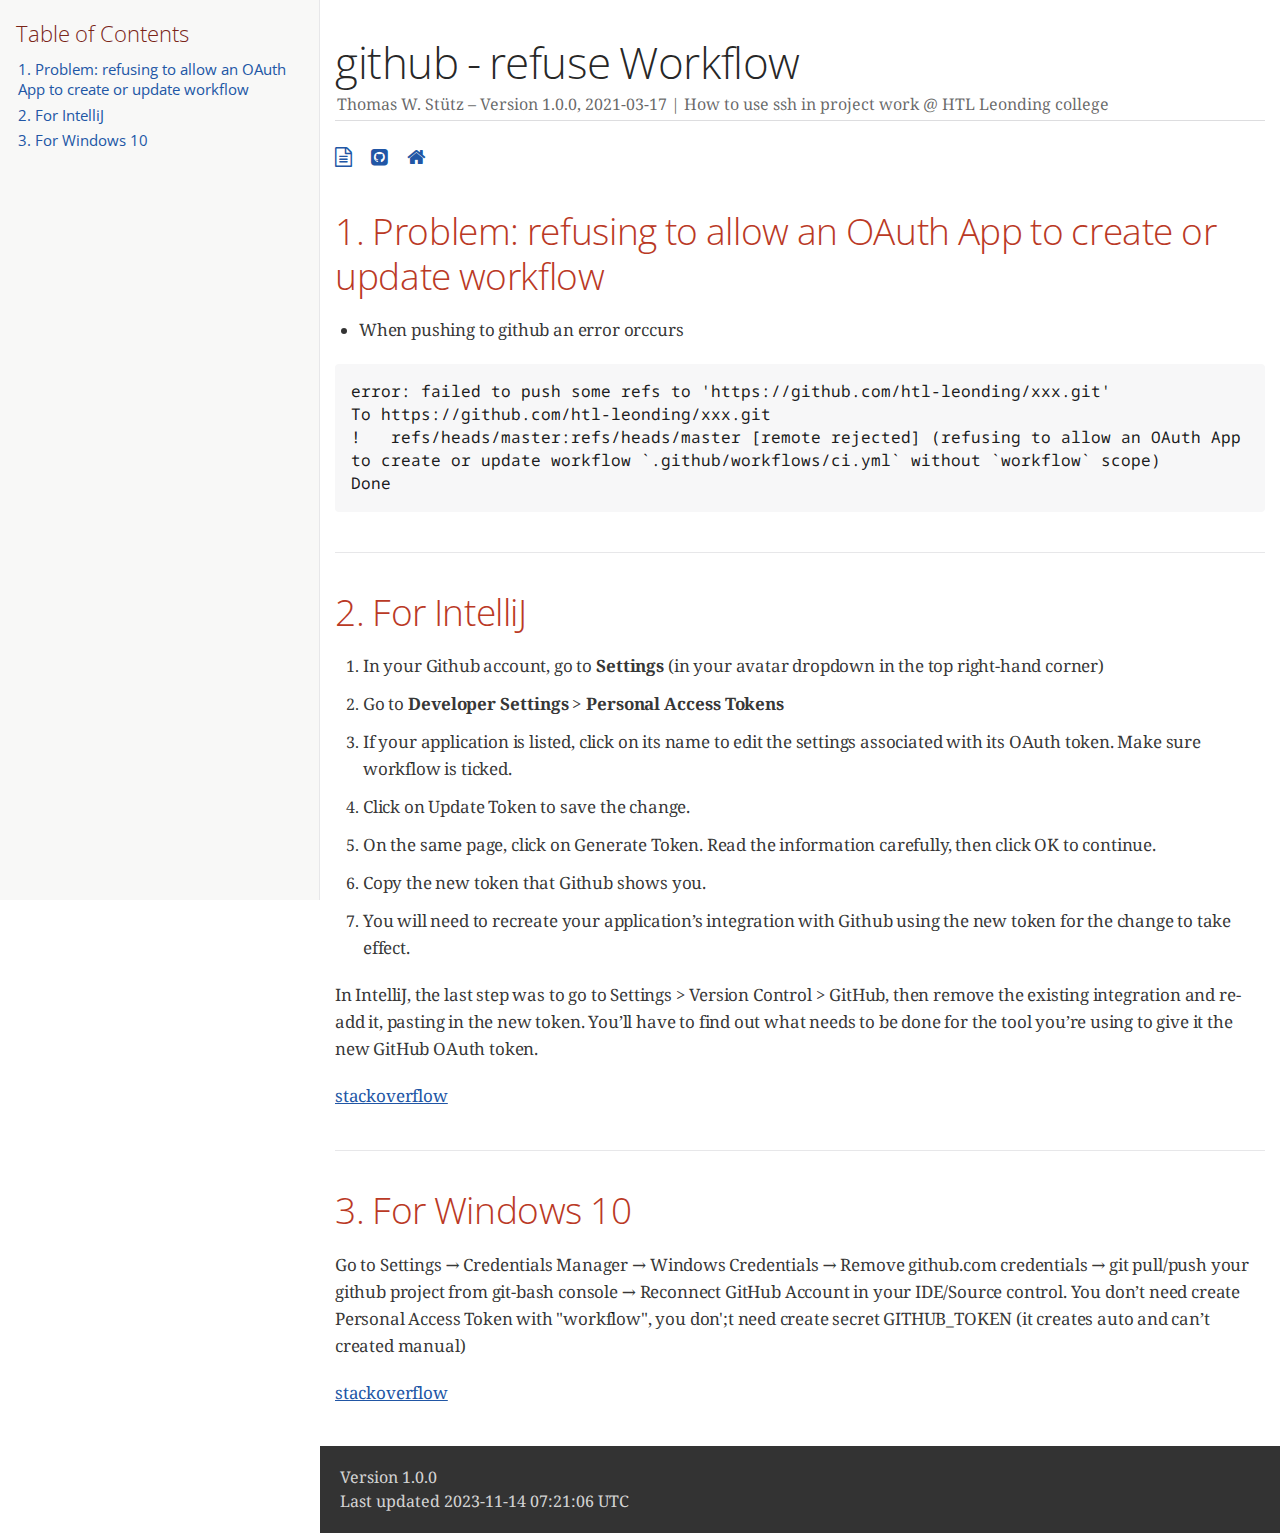
<file: gh-refuse-workflow.html>
<!DOCTYPE html>
<html lang="en">
<head>
<meta charset="UTF-8">
<meta http-equiv="X-UA-Compatible" content="IE=edge">
<meta name="viewport" content="width=device-width, initial-scale=1.0">
<meta name="generator" content="Asciidoctor 2.0.20">
<meta name="author" content="Thomas W. Stütz">
<link rel="icon" type="image/png" href="themes/favicon.png">
<title>github - refuse Workflow</title>
<link rel="stylesheet" href="https://fonts.googleapis.com/css?family=Open+Sans:300,300italic,400,400italic,600,600italic%7CNoto+Serif:400,400italic,700,700italic%7CDroid+Sans+Mono:400,700">
<style>
/*! Asciidoctor default stylesheet | MIT License | https://asciidoctor.org */
/* Uncomment the following line when using as a custom stylesheet */
/* @import "https://fonts.googleapis.com/css?family=Open+Sans:300,300italic,400,400italic,600,600italic%7CNoto+Serif:400,400italic,700,700italic%7CDroid+Sans+Mono:400,700"; */
html{font-family:sans-serif;-webkit-text-size-adjust:100%}
a{background:none}
a:focus{outline:thin dotted}
a:active,a:hover{outline:0}
h1{font-size:2em;margin:.67em 0}
b,strong{font-weight:bold}
abbr{font-size:.9em}
abbr[title]{cursor:help;border-bottom:1px dotted #dddddf;text-decoration:none}
dfn{font-style:italic}
hr{height:0}
mark{background:#ff0;color:#000}
code,kbd,pre,samp{font-family:monospace;font-size:1em}
pre{white-space:pre-wrap}
q{quotes:"\201C" "\201D" "\2018" "\2019"}
small{font-size:80%}
sub,sup{font-size:75%;line-height:0;position:relative;vertical-align:baseline}
sup{top:-.5em}
sub{bottom:-.25em}
img{border:0}
svg:not(:root){overflow:hidden}
figure{margin:0}
audio,video{display:inline-block}
audio:not([controls]){display:none;height:0}
fieldset{border:1px solid silver;margin:0 2px;padding:.35em .625em .75em}
legend{border:0;padding:0}
button,input,select,textarea{font-family:inherit;font-size:100%;margin:0}
button,input{line-height:normal}
button,select{text-transform:none}
button,html input[type=button],input[type=reset],input[type=submit]{-webkit-appearance:button;cursor:pointer}
button[disabled],html input[disabled]{cursor:default}
input[type=checkbox],input[type=radio]{padding:0}
button::-moz-focus-inner,input::-moz-focus-inner{border:0;padding:0}
textarea{overflow:auto;vertical-align:top}
table{border-collapse:collapse;border-spacing:0}
*,::before,::after{box-sizing:border-box}
html,body{font-size:100%}
body{background:#fff;color:rgba(0,0,0,.8);padding:0;margin:0;font-family:"Noto Serif","DejaVu Serif",serif;line-height:1;position:relative;cursor:auto;-moz-tab-size:4;-o-tab-size:4;tab-size:4;word-wrap:anywhere;-moz-osx-font-smoothing:grayscale;-webkit-font-smoothing:antialiased}
a:hover{cursor:pointer}
img,object,embed{max-width:100%;height:auto}
object,embed{height:100%}
img{-ms-interpolation-mode:bicubic}
.left{float:left!important}
.right{float:right!important}
.text-left{text-align:left!important}
.text-right{text-align:right!important}
.text-center{text-align:center!important}
.text-justify{text-align:justify!important}
.hide{display:none}
img,object,svg{display:inline-block;vertical-align:middle}
textarea{height:auto;min-height:50px}
select{width:100%}
.subheader,.admonitionblock td.content>.title,.audioblock>.title,.exampleblock>.title,.imageblock>.title,.listingblock>.title,.literalblock>.title,.stemblock>.title,.openblock>.title,.paragraph>.title,.quoteblock>.title,table.tableblock>.title,.verseblock>.title,.videoblock>.title,.dlist>.title,.olist>.title,.ulist>.title,.qlist>.title,.hdlist>.title{line-height:1.45;color:#7a2518;font-weight:400;margin-top:0;margin-bottom:.25em}
div,dl,dt,dd,ul,ol,li,h1,h2,h3,#toctitle,.sidebarblock>.content>.title,h4,h5,h6,pre,form,p,blockquote,th,td{margin:0;padding:0}
a{color:#2156a5;text-decoration:underline;line-height:inherit}
a:hover,a:focus{color:#1d4b8f}
a img{border:0}
p{line-height:1.6;margin-bottom:1.25em;text-rendering:optimizeLegibility}
p aside{font-size:.875em;line-height:1.35;font-style:italic}
h1,h2,h3,#toctitle,.sidebarblock>.content>.title,h4,h5,h6{font-family:"Open Sans","DejaVu Sans",sans-serif;font-weight:300;font-style:normal;color:#ba3925;text-rendering:optimizeLegibility;margin-top:1em;margin-bottom:.5em;line-height:1.0125em}
h1 small,h2 small,h3 small,#toctitle small,.sidebarblock>.content>.title small,h4 small,h5 small,h6 small{font-size:60%;color:#e99b8f;line-height:0}
h1{font-size:2.125em}
h2{font-size:1.6875em}
h3,#toctitle,.sidebarblock>.content>.title{font-size:1.375em}
h4,h5{font-size:1.125em}
h6{font-size:1em}
hr{border:solid #dddddf;border-width:1px 0 0;clear:both;margin:1.25em 0 1.1875em}
em,i{font-style:italic;line-height:inherit}
strong,b{font-weight:bold;line-height:inherit}
small{font-size:60%;line-height:inherit}
code{font-family:"Droid Sans Mono","DejaVu Sans Mono",monospace;font-weight:400;color:rgba(0,0,0,.9)}
ul,ol,dl{line-height:1.6;margin-bottom:1.25em;list-style-position:outside;font-family:inherit}
ul,ol{margin-left:1.5em}
ul li ul,ul li ol{margin-left:1.25em;margin-bottom:0}
ul.circle{list-style-type:circle}
ul.disc{list-style-type:disc}
ul.square{list-style-type:square}
ul.circle ul:not([class]),ul.disc ul:not([class]),ul.square ul:not([class]){list-style:inherit}
ol li ul,ol li ol{margin-left:1.25em;margin-bottom:0}
dl dt{margin-bottom:.3125em;font-weight:bold}
dl dd{margin-bottom:1.25em}
blockquote{margin:0 0 1.25em;padding:.5625em 1.25em 0 1.1875em;border-left:1px solid #ddd}
blockquote,blockquote p{line-height:1.6;color:rgba(0,0,0,.85)}
@media screen and (min-width:768px){h1,h2,h3,#toctitle,.sidebarblock>.content>.title,h4,h5,h6{line-height:1.2}
h1{font-size:2.75em}
h2{font-size:2.3125em}
h3,#toctitle,.sidebarblock>.content>.title{font-size:1.6875em}
h4{font-size:1.4375em}}
table{background:#fff;margin-bottom:1.25em;border:1px solid #dedede;word-wrap:normal}
table thead,table tfoot{background:#f7f8f7}
table thead tr th,table thead tr td,table tfoot tr th,table tfoot tr td{padding:.5em .625em .625em;font-size:inherit;color:rgba(0,0,0,.8);text-align:left}
table tr th,table tr td{padding:.5625em .625em;font-size:inherit;color:rgba(0,0,0,.8)}
table tr.even,table tr.alt{background:#f8f8f7}
table thead tr th,table tfoot tr th,table tbody tr td,table tr td,table tfoot tr td{line-height:1.6}
h1,h2,h3,#toctitle,.sidebarblock>.content>.title,h4,h5,h6{line-height:1.2;word-spacing:-.05em}
h1 strong,h2 strong,h3 strong,#toctitle strong,.sidebarblock>.content>.title strong,h4 strong,h5 strong,h6 strong{font-weight:400}
.center{margin-left:auto;margin-right:auto}
.stretch{width:100%}
.clearfix::before,.clearfix::after,.float-group::before,.float-group::after{content:" ";display:table}
.clearfix::after,.float-group::after{clear:both}
:not(pre).nobreak{word-wrap:normal}
:not(pre).nowrap{white-space:nowrap}
:not(pre).pre-wrap{white-space:pre-wrap}
:not(pre):not([class^=L])>code{font-size:.9375em;font-style:normal!important;letter-spacing:0;padding:.1em .5ex;word-spacing:-.15em;background:#f7f7f8;border-radius:4px;line-height:1.45;text-rendering:optimizeSpeed}
pre{color:rgba(0,0,0,.9);font-family:"Droid Sans Mono","DejaVu Sans Mono",monospace;line-height:1.45;text-rendering:optimizeSpeed}
pre code,pre pre{color:inherit;font-size:inherit;line-height:inherit}
pre>code{display:block}
pre.nowrap,pre.nowrap pre{white-space:pre;word-wrap:normal}
em em{font-style:normal}
strong strong{font-weight:400}
.keyseq{color:rgba(51,51,51,.8)}
kbd{font-family:"Droid Sans Mono","DejaVu Sans Mono",monospace;display:inline-block;color:rgba(0,0,0,.8);font-size:.65em;line-height:1.45;background:#f7f7f7;border:1px solid #ccc;border-radius:3px;box-shadow:0 1px 0 rgba(0,0,0,.2),inset 0 0 0 .1em #fff;margin:0 .15em;padding:.2em .5em;vertical-align:middle;position:relative;top:-.1em;white-space:nowrap}
.keyseq kbd:first-child{margin-left:0}
.keyseq kbd:last-child{margin-right:0}
.menuseq,.menuref{color:#000}
.menuseq b:not(.caret),.menuref{font-weight:inherit}
.menuseq{word-spacing:-.02em}
.menuseq b.caret{font-size:1.25em;line-height:.8}
.menuseq i.caret{font-weight:bold;text-align:center;width:.45em}
b.button::before,b.button::after{position:relative;top:-1px;font-weight:400}
b.button::before{content:"[";padding:0 3px 0 2px}
b.button::after{content:"]";padding:0 2px 0 3px}
p a>code:hover{color:rgba(0,0,0,.9)}
#header,#content,#footnotes,#footer{width:100%;margin:0 auto;max-width:62.5em;*zoom:1;position:relative;padding-left:.9375em;padding-right:.9375em}
#header::before,#header::after,#content::before,#content::after,#footnotes::before,#footnotes::after,#footer::before,#footer::after{content:" ";display:table}
#header::after,#content::after,#footnotes::after,#footer::after{clear:both}
#content{margin-top:1.25em}
#content::before{content:none}
#header>h1:first-child{color:rgba(0,0,0,.85);margin-top:2.25rem;margin-bottom:0}
#header>h1:first-child+#toc{margin-top:8px;border-top:1px solid #dddddf}
#header>h1:only-child,body.toc2 #header>h1:nth-last-child(2){border-bottom:1px solid #dddddf;padding-bottom:8px}
#header .details{border-bottom:1px solid #dddddf;line-height:1.45;padding-top:.25em;padding-bottom:.25em;padding-left:.25em;color:rgba(0,0,0,.6);display:flex;flex-flow:row wrap}
#header .details span:first-child{margin-left:-.125em}
#header .details span.email a{color:rgba(0,0,0,.85)}
#header .details br{display:none}
#header .details br+span::before{content:"\00a0\2013\00a0"}
#header .details br+span.author::before{content:"\00a0\22c5\00a0";color:rgba(0,0,0,.85)}
#header .details br+span#revremark::before{content:"\00a0|\00a0"}
#header #revnumber{text-transform:capitalize}
#header #revnumber::after{content:"\00a0"}
#content>h1:first-child:not([class]){color:rgba(0,0,0,.85);border-bottom:1px solid #dddddf;padding-bottom:8px;margin-top:0;padding-top:1rem;margin-bottom:1.25rem}
#toc{border-bottom:1px solid #e7e7e9;padding-bottom:.5em}
#toc>ul{margin-left:.125em}
#toc ul.sectlevel0>li>a{font-style:italic}
#toc ul.sectlevel0 ul.sectlevel1{margin:.5em 0}
#toc ul{font-family:"Open Sans","DejaVu Sans",sans-serif;list-style-type:none}
#toc li{line-height:1.3334;margin-top:.3334em}
#toc a{text-decoration:none}
#toc a:active{text-decoration:underline}
#toctitle{color:#7a2518;font-size:1.2em}
@media screen and (min-width:768px){#toctitle{font-size:1.375em}
body.toc2{padding-left:15em;padding-right:0}
#toc.toc2{margin-top:0!important;background:#f8f8f7;position:fixed;width:15em;left:0;top:0;border-right:1px solid #e7e7e9;border-top-width:0!important;border-bottom-width:0!important;z-index:1000;padding:1.25em 1em;height:100%;overflow:auto}
#toc.toc2 #toctitle{margin-top:0;margin-bottom:.8rem;font-size:1.2em}
#toc.toc2>ul{font-size:.9em;margin-bottom:0}
#toc.toc2 ul ul{margin-left:0;padding-left:1em}
#toc.toc2 ul.sectlevel0 ul.sectlevel1{padding-left:0;margin-top:.5em;margin-bottom:.5em}
body.toc2.toc-right{padding-left:0;padding-right:15em}
body.toc2.toc-right #toc.toc2{border-right-width:0;border-left:1px solid #e7e7e9;left:auto;right:0}}
@media screen and (min-width:1280px){body.toc2{padding-left:20em;padding-right:0}
#toc.toc2{width:20em}
#toc.toc2 #toctitle{font-size:1.375em}
#toc.toc2>ul{font-size:.95em}
#toc.toc2 ul ul{padding-left:1.25em}
body.toc2.toc-right{padding-left:0;padding-right:20em}}
#content #toc{border:1px solid #e0e0dc;margin-bottom:1.25em;padding:1.25em;background:#f8f8f7;border-radius:4px}
#content #toc>:first-child{margin-top:0}
#content #toc>:last-child{margin-bottom:0}
#footer{max-width:none;background:rgba(0,0,0,.8);padding:1.25em}
#footer-text{color:hsla(0,0%,100%,.8);line-height:1.44}
#content{margin-bottom:.625em}
.sect1{padding-bottom:.625em}
@media screen and (min-width:768px){#content{margin-bottom:1.25em}
.sect1{padding-bottom:1.25em}}
.sect1:last-child{padding-bottom:0}
.sect1+.sect1{border-top:1px solid #e7e7e9}
#content h1>a.anchor,h2>a.anchor,h3>a.anchor,#toctitle>a.anchor,.sidebarblock>.content>.title>a.anchor,h4>a.anchor,h5>a.anchor,h6>a.anchor{position:absolute;z-index:1001;width:1.5ex;margin-left:-1.5ex;display:block;text-decoration:none!important;visibility:hidden;text-align:center;font-weight:400}
#content h1>a.anchor::before,h2>a.anchor::before,h3>a.anchor::before,#toctitle>a.anchor::before,.sidebarblock>.content>.title>a.anchor::before,h4>a.anchor::before,h5>a.anchor::before,h6>a.anchor::before{content:"\00A7";font-size:.85em;display:block;padding-top:.1em}
#content h1:hover>a.anchor,#content h1>a.anchor:hover,h2:hover>a.anchor,h2>a.anchor:hover,h3:hover>a.anchor,#toctitle:hover>a.anchor,.sidebarblock>.content>.title:hover>a.anchor,h3>a.anchor:hover,#toctitle>a.anchor:hover,.sidebarblock>.content>.title>a.anchor:hover,h4:hover>a.anchor,h4>a.anchor:hover,h5:hover>a.anchor,h5>a.anchor:hover,h6:hover>a.anchor,h6>a.anchor:hover{visibility:visible}
#content h1>a.link,h2>a.link,h3>a.link,#toctitle>a.link,.sidebarblock>.content>.title>a.link,h4>a.link,h5>a.link,h6>a.link{color:#ba3925;text-decoration:none}
#content h1>a.link:hover,h2>a.link:hover,h3>a.link:hover,#toctitle>a.link:hover,.sidebarblock>.content>.title>a.link:hover,h4>a.link:hover,h5>a.link:hover,h6>a.link:hover{color:#a53221}
details,.audioblock,.imageblock,.literalblock,.listingblock,.stemblock,.videoblock{margin-bottom:1.25em}
details{margin-left:1.25rem}
details>summary{cursor:pointer;display:block;position:relative;line-height:1.6;margin-bottom:.625rem;outline:none;-webkit-tap-highlight-color:transparent}
details>summary::-webkit-details-marker{display:none}
details>summary::before{content:"";border:solid transparent;border-left:solid;border-width:.3em 0 .3em .5em;position:absolute;top:.5em;left:-1.25rem;transform:translateX(15%)}
details[open]>summary::before{border:solid transparent;border-top:solid;border-width:.5em .3em 0;transform:translateY(15%)}
details>summary::after{content:"";width:1.25rem;height:1em;position:absolute;top:.3em;left:-1.25rem}
.admonitionblock td.content>.title,.audioblock>.title,.exampleblock>.title,.imageblock>.title,.listingblock>.title,.literalblock>.title,.stemblock>.title,.openblock>.title,.paragraph>.title,.quoteblock>.title,table.tableblock>.title,.verseblock>.title,.videoblock>.title,.dlist>.title,.olist>.title,.ulist>.title,.qlist>.title,.hdlist>.title{text-rendering:optimizeLegibility;text-align:left;font-family:"Noto Serif","DejaVu Serif",serif;font-size:1rem;font-style:italic}
table.tableblock.fit-content>caption.title{white-space:nowrap;width:0}
.paragraph.lead>p,#preamble>.sectionbody>[class=paragraph]:first-of-type p{font-size:1.21875em;line-height:1.6;color:rgba(0,0,0,.85)}
.admonitionblock>table{border-collapse:separate;border:0;background:none;width:100%}
.admonitionblock>table td.icon{text-align:center;width:80px}
.admonitionblock>table td.icon img{max-width:none}
.admonitionblock>table td.icon .title{font-weight:bold;font-family:"Open Sans","DejaVu Sans",sans-serif;text-transform:uppercase}
.admonitionblock>table td.content{padding-left:1.125em;padding-right:1.25em;border-left:1px solid #dddddf;color:rgba(0,0,0,.6);word-wrap:anywhere}
.admonitionblock>table td.content>:last-child>:last-child{margin-bottom:0}
.exampleblock>.content{border:1px solid #e6e6e6;margin-bottom:1.25em;padding:1.25em;background:#fff;border-radius:4px}
.sidebarblock{border:1px solid #dbdbd6;margin-bottom:1.25em;padding:1.25em;background:#f3f3f2;border-radius:4px}
.sidebarblock>.content>.title{color:#7a2518;margin-top:0;text-align:center}
.exampleblock>.content>:first-child,.sidebarblock>.content>:first-child{margin-top:0}
.exampleblock>.content>:last-child,.exampleblock>.content>:last-child>:last-child,.exampleblock>.content .olist>ol>li:last-child>:last-child,.exampleblock>.content .ulist>ul>li:last-child>:last-child,.exampleblock>.content .qlist>ol>li:last-child>:last-child,.sidebarblock>.content>:last-child,.sidebarblock>.content>:last-child>:last-child,.sidebarblock>.content .olist>ol>li:last-child>:last-child,.sidebarblock>.content .ulist>ul>li:last-child>:last-child,.sidebarblock>.content .qlist>ol>li:last-child>:last-child{margin-bottom:0}
.literalblock pre,.listingblock>.content>pre{border-radius:4px;overflow-x:auto;padding:1em;font-size:.8125em}
@media screen and (min-width:768px){.literalblock pre,.listingblock>.content>pre{font-size:.90625em}}
@media screen and (min-width:1280px){.literalblock pre,.listingblock>.content>pre{font-size:1em}}
.literalblock pre,.listingblock>.content>pre:not(.highlight),.listingblock>.content>pre[class=highlight],.listingblock>.content>pre[class^="highlight "]{background:#f7f7f8}
.literalblock.output pre{color:#f7f7f8;background:rgba(0,0,0,.9)}
.listingblock>.content{position:relative}
.listingblock code[data-lang]::before{display:none;content:attr(data-lang);position:absolute;font-size:.75em;top:.425rem;right:.5rem;line-height:1;text-transform:uppercase;color:inherit;opacity:.5}
.listingblock:hover code[data-lang]::before{display:block}
.listingblock.terminal pre .command::before{content:attr(data-prompt);padding-right:.5em;color:inherit;opacity:.5}
.listingblock.terminal pre .command:not([data-prompt])::before{content:"$"}
.listingblock pre.highlightjs{padding:0}
.listingblock pre.highlightjs>code{padding:1em;border-radius:4px}
.listingblock pre.prettyprint{border-width:0}
.prettyprint{background:#f7f7f8}
pre.prettyprint .linenums{line-height:1.45;margin-left:2em}
pre.prettyprint li{background:none;list-style-type:inherit;padding-left:0}
pre.prettyprint li code[data-lang]::before{opacity:1}
pre.prettyprint li:not(:first-child) code[data-lang]::before{display:none}
table.linenotable{border-collapse:separate;border:0;margin-bottom:0;background:none}
table.linenotable td[class]{color:inherit;vertical-align:top;padding:0;line-height:inherit;white-space:normal}
table.linenotable td.code{padding-left:.75em}
table.linenotable td.linenos,pre.pygments .linenos{border-right:1px solid;opacity:.35;padding-right:.5em;-webkit-user-select:none;-moz-user-select:none;-ms-user-select:none;user-select:none}
pre.pygments span.linenos{display:inline-block;margin-right:.75em}
.quoteblock{margin:0 1em 1.25em 1.5em;display:table}
.quoteblock:not(.excerpt)>.title{margin-left:-1.5em;margin-bottom:.75em}
.quoteblock blockquote,.quoteblock p{color:rgba(0,0,0,.85);font-size:1.15rem;line-height:1.75;word-spacing:.1em;letter-spacing:0;font-style:italic;text-align:justify}
.quoteblock blockquote{margin:0;padding:0;border:0}
.quoteblock blockquote::before{content:"\201c";float:left;font-size:2.75em;font-weight:bold;line-height:.6em;margin-left:-.6em;color:#7a2518;text-shadow:0 1px 2px rgba(0,0,0,.1)}
.quoteblock blockquote>.paragraph:last-child p{margin-bottom:0}
.quoteblock .attribution{margin-top:.75em;margin-right:.5ex;text-align:right}
.verseblock{margin:0 1em 1.25em}
.verseblock pre{font-family:"Open Sans","DejaVu Sans",sans-serif;font-size:1.15rem;color:rgba(0,0,0,.85);font-weight:300;text-rendering:optimizeLegibility}
.verseblock pre strong{font-weight:400}
.verseblock .attribution{margin-top:1.25rem;margin-left:.5ex}
.quoteblock .attribution,.verseblock .attribution{font-size:.9375em;line-height:1.45;font-style:italic}
.quoteblock .attribution br,.verseblock .attribution br{display:none}
.quoteblock .attribution cite,.verseblock .attribution cite{display:block;letter-spacing:-.025em;color:rgba(0,0,0,.6)}
.quoteblock.abstract blockquote::before,.quoteblock.excerpt blockquote::before,.quoteblock .quoteblock blockquote::before{display:none}
.quoteblock.abstract blockquote,.quoteblock.abstract p,.quoteblock.excerpt blockquote,.quoteblock.excerpt p,.quoteblock .quoteblock blockquote,.quoteblock .quoteblock p{line-height:1.6;word-spacing:0}
.quoteblock.abstract{margin:0 1em 1.25em;display:block}
.quoteblock.abstract>.title{margin:0 0 .375em;font-size:1.15em;text-align:center}
.quoteblock.excerpt>blockquote,.quoteblock .quoteblock{padding:0 0 .25em 1em;border-left:.25em solid #dddddf}
.quoteblock.excerpt,.quoteblock .quoteblock{margin-left:0}
.quoteblock.excerpt blockquote,.quoteblock.excerpt p,.quoteblock .quoteblock blockquote,.quoteblock .quoteblock p{color:inherit;font-size:1.0625rem}
.quoteblock.excerpt .attribution,.quoteblock .quoteblock .attribution{color:inherit;font-size:.85rem;text-align:left;margin-right:0}
p.tableblock:last-child{margin-bottom:0}
td.tableblock>.content{margin-bottom:1.25em;word-wrap:anywhere}
td.tableblock>.content>:last-child{margin-bottom:-1.25em}
table.tableblock,th.tableblock,td.tableblock{border:0 solid #dedede}
table.grid-all>*>tr>*{border-width:1px}
table.grid-cols>*>tr>*{border-width:0 1px}
table.grid-rows>*>tr>*{border-width:1px 0}
table.frame-all{border-width:1px}
table.frame-ends{border-width:1px 0}
table.frame-sides{border-width:0 1px}
table.frame-none>colgroup+*>:first-child>*,table.frame-sides>colgroup+*>:first-child>*{border-top-width:0}
table.frame-none>:last-child>:last-child>*,table.frame-sides>:last-child>:last-child>*{border-bottom-width:0}
table.frame-none>*>tr>:first-child,table.frame-ends>*>tr>:first-child{border-left-width:0}
table.frame-none>*>tr>:last-child,table.frame-ends>*>tr>:last-child{border-right-width:0}
table.stripes-all>*>tr,table.stripes-odd>*>tr:nth-of-type(odd),table.stripes-even>*>tr:nth-of-type(even),table.stripes-hover>*>tr:hover{background:#f8f8f7}
th.halign-left,td.halign-left{text-align:left}
th.halign-right,td.halign-right{text-align:right}
th.halign-center,td.halign-center{text-align:center}
th.valign-top,td.valign-top{vertical-align:top}
th.valign-bottom,td.valign-bottom{vertical-align:bottom}
th.valign-middle,td.valign-middle{vertical-align:middle}
table thead th,table tfoot th{font-weight:bold}
tbody tr th{background:#f7f8f7}
tbody tr th,tbody tr th p,tfoot tr th,tfoot tr th p{color:rgba(0,0,0,.8);font-weight:bold}
p.tableblock>code:only-child{background:none;padding:0}
p.tableblock{font-size:1em}
ol{margin-left:1.75em}
ul li ol{margin-left:1.5em}
dl dd{margin-left:1.125em}
dl dd:last-child,dl dd:last-child>:last-child{margin-bottom:0}
li p,ul dd,ol dd,.olist .olist,.ulist .ulist,.ulist .olist,.olist .ulist{margin-bottom:.625em}
ul.checklist,ul.none,ol.none,ul.no-bullet,ol.no-bullet,ol.unnumbered,ul.unstyled,ol.unstyled{list-style-type:none}
ul.no-bullet,ol.no-bullet,ol.unnumbered{margin-left:.625em}
ul.unstyled,ol.unstyled{margin-left:0}
li>p:empty:only-child::before{content:"";display:inline-block}
ul.checklist>li>p:first-child{margin-left:-1em}
ul.checklist>li>p:first-child>.fa-square-o:first-child,ul.checklist>li>p:first-child>.fa-check-square-o:first-child{width:1.25em;font-size:.8em;position:relative;bottom:.125em}
ul.checklist>li>p:first-child>input[type=checkbox]:first-child{margin-right:.25em}
ul.inline{display:flex;flex-flow:row wrap;list-style:none;margin:0 0 .625em -1.25em}
ul.inline>li{margin-left:1.25em}
.unstyled dl dt{font-weight:400;font-style:normal}
ol.arabic{list-style-type:decimal}
ol.decimal{list-style-type:decimal-leading-zero}
ol.loweralpha{list-style-type:lower-alpha}
ol.upperalpha{list-style-type:upper-alpha}
ol.lowerroman{list-style-type:lower-roman}
ol.upperroman{list-style-type:upper-roman}
ol.lowergreek{list-style-type:lower-greek}
.hdlist>table,.colist>table{border:0;background:none}
.hdlist>table>tbody>tr,.colist>table>tbody>tr{background:none}
td.hdlist1,td.hdlist2{vertical-align:top;padding:0 .625em}
td.hdlist1{font-weight:bold;padding-bottom:1.25em}
td.hdlist2{word-wrap:anywhere}
.literalblock+.colist,.listingblock+.colist{margin-top:-.5em}
.colist td:not([class]):first-child{padding:.4em .75em 0;line-height:1;vertical-align:top}
.colist td:not([class]):first-child img{max-width:none}
.colist td:not([class]):last-child{padding:.25em 0}
.thumb,.th{line-height:0;display:inline-block;border:4px solid #fff;box-shadow:0 0 0 1px #ddd}
.imageblock.left{margin:.25em .625em 1.25em 0}
.imageblock.right{margin:.25em 0 1.25em .625em}
.imageblock>.title{margin-bottom:0}
.imageblock.thumb,.imageblock.th{border-width:6px}
.imageblock.thumb>.title,.imageblock.th>.title{padding:0 .125em}
.image.left,.image.right{margin-top:.25em;margin-bottom:.25em;display:inline-block;line-height:0}
.image.left{margin-right:.625em}
.image.right{margin-left:.625em}
a.image{text-decoration:none;display:inline-block}
a.image object{pointer-events:none}
sup.footnote,sup.footnoteref{font-size:.875em;position:static;vertical-align:super}
sup.footnote a,sup.footnoteref a{text-decoration:none}
sup.footnote a:active,sup.footnoteref a:active{text-decoration:underline}
#footnotes{padding-top:.75em;padding-bottom:.75em;margin-bottom:.625em}
#footnotes hr{width:20%;min-width:6.25em;margin:-.25em 0 .75em;border-width:1px 0 0}
#footnotes .footnote{padding:0 .375em 0 .225em;line-height:1.3334;font-size:.875em;margin-left:1.2em;margin-bottom:.2em}
#footnotes .footnote a:first-of-type{font-weight:bold;text-decoration:none;margin-left:-1.05em}
#footnotes .footnote:last-of-type{margin-bottom:0}
#content #footnotes{margin-top:-.625em;margin-bottom:0;padding:.75em 0}
div.unbreakable{page-break-inside:avoid}
.big{font-size:larger}
.small{font-size:smaller}
.underline{text-decoration:underline}
.overline{text-decoration:overline}
.line-through{text-decoration:line-through}
.aqua{color:#00bfbf}
.aqua-background{background:#00fafa}
.black{color:#000}
.black-background{background:#000}
.blue{color:#0000bf}
.blue-background{background:#0000fa}
.fuchsia{color:#bf00bf}
.fuchsia-background{background:#fa00fa}
.gray{color:#606060}
.gray-background{background:#7d7d7d}
.green{color:#006000}
.green-background{background:#007d00}
.lime{color:#00bf00}
.lime-background{background:#00fa00}
.maroon{color:#600000}
.maroon-background{background:#7d0000}
.navy{color:#000060}
.navy-background{background:#00007d}
.olive{color:#606000}
.olive-background{background:#7d7d00}
.purple{color:#600060}
.purple-background{background:#7d007d}
.red{color:#bf0000}
.red-background{background:#fa0000}
.silver{color:#909090}
.silver-background{background:#bcbcbc}
.teal{color:#006060}
.teal-background{background:#007d7d}
.white{color:#bfbfbf}
.white-background{background:#fafafa}
.yellow{color:#bfbf00}
.yellow-background{background:#fafa00}
span.icon>.fa{cursor:default}
a span.icon>.fa{cursor:inherit}
.admonitionblock td.icon [class^="fa icon-"]{font-size:2.5em;text-shadow:1px 1px 2px rgba(0,0,0,.5);cursor:default}
.admonitionblock td.icon .icon-note::before{content:"\f05a";color:#19407c}
.admonitionblock td.icon .icon-tip::before{content:"\f0eb";text-shadow:1px 1px 2px rgba(155,155,0,.8);color:#111}
.admonitionblock td.icon .icon-warning::before{content:"\f071";color:#bf6900}
.admonitionblock td.icon .icon-caution::before{content:"\f06d";color:#bf3400}
.admonitionblock td.icon .icon-important::before{content:"\f06a";color:#bf0000}
.conum[data-value]{display:inline-block;color:#fff!important;background:rgba(0,0,0,.8);border-radius:50%;text-align:center;font-size:.75em;width:1.67em;height:1.67em;line-height:1.67em;font-family:"Open Sans","DejaVu Sans",sans-serif;font-style:normal;font-weight:bold}
.conum[data-value] *{color:#fff!important}
.conum[data-value]+b{display:none}
.conum[data-value]::after{content:attr(data-value)}
pre .conum[data-value]{position:relative;top:-.125em}
b.conum *{color:inherit!important}
.conum:not([data-value]):empty{display:none}
dt,th.tableblock,td.content,div.footnote{text-rendering:optimizeLegibility}
h1,h2,p,td.content,span.alt,summary{letter-spacing:-.01em}
p strong,td.content strong,div.footnote strong{letter-spacing:-.005em}
p,blockquote,dt,td.content,td.hdlist1,span.alt,summary{font-size:1.0625rem}
p{margin-bottom:1.25rem}
.sidebarblock p,.sidebarblock dt,.sidebarblock td.content,p.tableblock{font-size:1em}
.exampleblock>.content{background:#fffef7;border-color:#e0e0dc;box-shadow:0 1px 4px #e0e0dc}
.print-only{display:none!important}
@page{margin:1.25cm .75cm}
@media print{*{box-shadow:none!important;text-shadow:none!important}
html{font-size:80%}
a{color:inherit!important;text-decoration:underline!important}
a.bare,a[href^="#"],a[href^="mailto:"]{text-decoration:none!important}
a[href^="http:"]:not(.bare)::after,a[href^="https:"]:not(.bare)::after{content:"(" attr(href) ")";display:inline-block;font-size:.875em;padding-left:.25em}
abbr[title]{border-bottom:1px dotted}
abbr[title]::after{content:" (" attr(title) ")"}
pre,blockquote,tr,img,object,svg{page-break-inside:avoid}
thead{display:table-header-group}
svg{max-width:100%}
p,blockquote,dt,td.content{font-size:1em;orphans:3;widows:3}
h2,h3,#toctitle,.sidebarblock>.content>.title{page-break-after:avoid}
#header,#content,#footnotes,#footer{max-width:none}
#toc,.sidebarblock,.exampleblock>.content{background:none!important}
#toc{border-bottom:1px solid #dddddf!important;padding-bottom:0!important}
body.book #header{text-align:center}
body.book #header>h1:first-child{border:0!important;margin:2.5em 0 1em}
body.book #header .details{border:0!important;display:block;padding:0!important}
body.book #header .details span:first-child{margin-left:0!important}
body.book #header .details br{display:block}
body.book #header .details br+span::before{content:none!important}
body.book #toc{border:0!important;text-align:left!important;padding:0!important;margin:0!important}
body.book #toc,body.book #preamble,body.book h1.sect0,body.book .sect1>h2{page-break-before:always}
.listingblock code[data-lang]::before{display:block}
#footer{padding:0 .9375em}
.hide-on-print{display:none!important}
.print-only{display:block!important}
.hide-for-print{display:none!important}
.show-for-print{display:inherit!important}}
@media amzn-kf8,print{#header>h1:first-child{margin-top:1.25rem}
.sect1{padding:0!important}
.sect1+.sect1{border:0}
#footer{background:none}
#footer-text{color:rgba(0,0,0,.6);font-size:.9em}}
@media amzn-kf8{#header,#content,#footnotes,#footer{padding:0}}
</style>
<link rel="stylesheet" href="https://cdnjs.cloudflare.com/ajax/libs/font-awesome/4.7.0/css/font-awesome.min.css">
<style>
pre.rouge .hll {
  background-color: #ffc;
}
pre.rouge .hll * {
  background-color: initial;
}
</style>
</head>
<body class="article toc2 toc-left">
<div id="header">
<h1>github - refuse Workflow</h1>
<div class="details">
<span id="author" class="author">Thomas W. Stütz</span><br>
<span id="revnumber">version 1.0.0,</span>
<span id="revdate">2021-03-17</span>
<br><span id="revremark">How to use ssh in project work @ HTL Leonding college</span>
</div>
<div id="toc" class="toc2">
<div id="toctitle">Table of Contents</div>
<ul class="sectlevel1">
<li><a href="#_problem_refusing_to_allow_an_oauth_app_to_create_or_update_workflow">1. Problem: refusing to allow an OAuth App to create or update workflow</a></li>
<li><a href="#_for_intellij">2. For IntelliJ</a></li>
<li><a href="#_for_windows_10">3. For Windows 10</a></li>
</ul>
</div>
</div>
<div id="content">
<div id="preamble">
<div class="sectionbody">
<div class="paragraph">
<p><span class="icon"><a class="image" href="https://raw.githubusercontent.com/htl-leonding-college/quarkus-jar-actions-demo/master/asciidocs/gh-refuse-workflow.adoc"><i class="fa fa-file-text-o"></i></a></span> ‏ ‏ ‎
<span class="icon"><a class="image" href="https://github.com/htl-leonding-college/quarkus-jar-actions-demo"><i class="fa fa-github-square"></i></a></span> ‏ ‏ ‎
<span class="icon"><a class="image" href="http://edufs.edu.htl-leonding.ac.at/~t.stuetz/hugo/"><i class="fa fa-home"></i></a></span></p>
</div>
</div>
</div>
<div class="sect1">
<h2 id="_problem_refusing_to_allow_an_oauth_app_to_create_or_update_workflow"><a class="anchor" href="#_problem_refusing_to_allow_an_oauth_app_to_create_or_update_workflow"></a>1. Problem: refusing to allow an OAuth App to create or update workflow</h2>
<div class="sectionbody">
<div class="ulist">
<ul>
<li>
<p>When pushing to github an error orccurs</p>
</li>
</ul>
</div>
<div class="listingblock">
<div class="content">
<pre>error: failed to push some refs to 'https://github.com/htl-leonding/xxx.git'
To https://github.com/htl-leonding/xxx.git
!	refs/heads/master:refs/heads/master	[remote rejected] (refusing to allow an OAuth App to create or update workflow `.github/workflows/ci.yml` without `workflow` scope)
Done</pre>
</div>
</div>
</div>
</div>
<div class="sect1">
<h2 id="_for_intellij"><a class="anchor" href="#_for_intellij"></a>2. For IntelliJ</h2>
<div class="sectionbody">
<div class="olist arabic">
<ol class="arabic">
<li>
<p>In your Github account, go to <strong>Settings</strong> (in your avatar dropdown in the top right-hand corner)</p>
</li>
<li>
<p>Go to <strong>Developer Settings</strong> &gt; <strong>Personal Access Tokens</strong></p>
</li>
<li>
<p>If your application is listed, click on its name to edit the settings associated with its OAuth token. Make sure workflow is ticked.</p>
</li>
<li>
<p>Click on Update Token to save the change.</p>
</li>
<li>
<p>On the same page, click on Generate Token. Read the information carefully, then click OK to continue.</p>
</li>
<li>
<p>Copy the new token that Github shows you.</p>
</li>
<li>
<p>You will need to recreate your application&#8217;s integration with Github using the new token for the change to take effect.</p>
</li>
</ol>
</div>
<div class="paragraph">
<p>In IntelliJ, the last step was to go to Settings &gt; Version Control &gt; GitHub, then remove the existing integration and re-add it, pasting in the new token. You&#8217;ll have to find out what needs to be done for the tool you&#8217;re using to give it the new GitHub OAuth token.</p>
</div>
<div class="paragraph">
<p><a href="https://stackoverflow.com/a/64080046">stackoverflow</a></p>
</div>
</div>
</div>
<div class="sect1">
<h2 id="_for_windows_10"><a class="anchor" href="#_for_windows_10"></a>3. For Windows 10</h2>
<div class="sectionbody">
<div class="paragraph">
<p>Go to Settings &#8594; Credentials Manager &#8594; Windows Credentials &#8594; Remove github.com credentials &#8594; git pull/push your github project from git-bash console &#8594; Reconnect GitHub Account in your IDE/Source control. You don&#8217;t need create Personal Access Token with "workflow", you don';t need create secret GITHUB_TOKEN (it creates auto and can&#8217;t created manual)</p>
</div>
<div class="paragraph">
<p><a href="https://stackoverflow.com/a/64352809">stackoverflow</a></p>
</div>
</div>
</div>
</div>
<div id="footer">
<div id="footer-text">
Version 1.0.0<br>
Last updated 2023-11-14 07:21:06 UTC
</div>
</div>
</body>
</html>
</file>
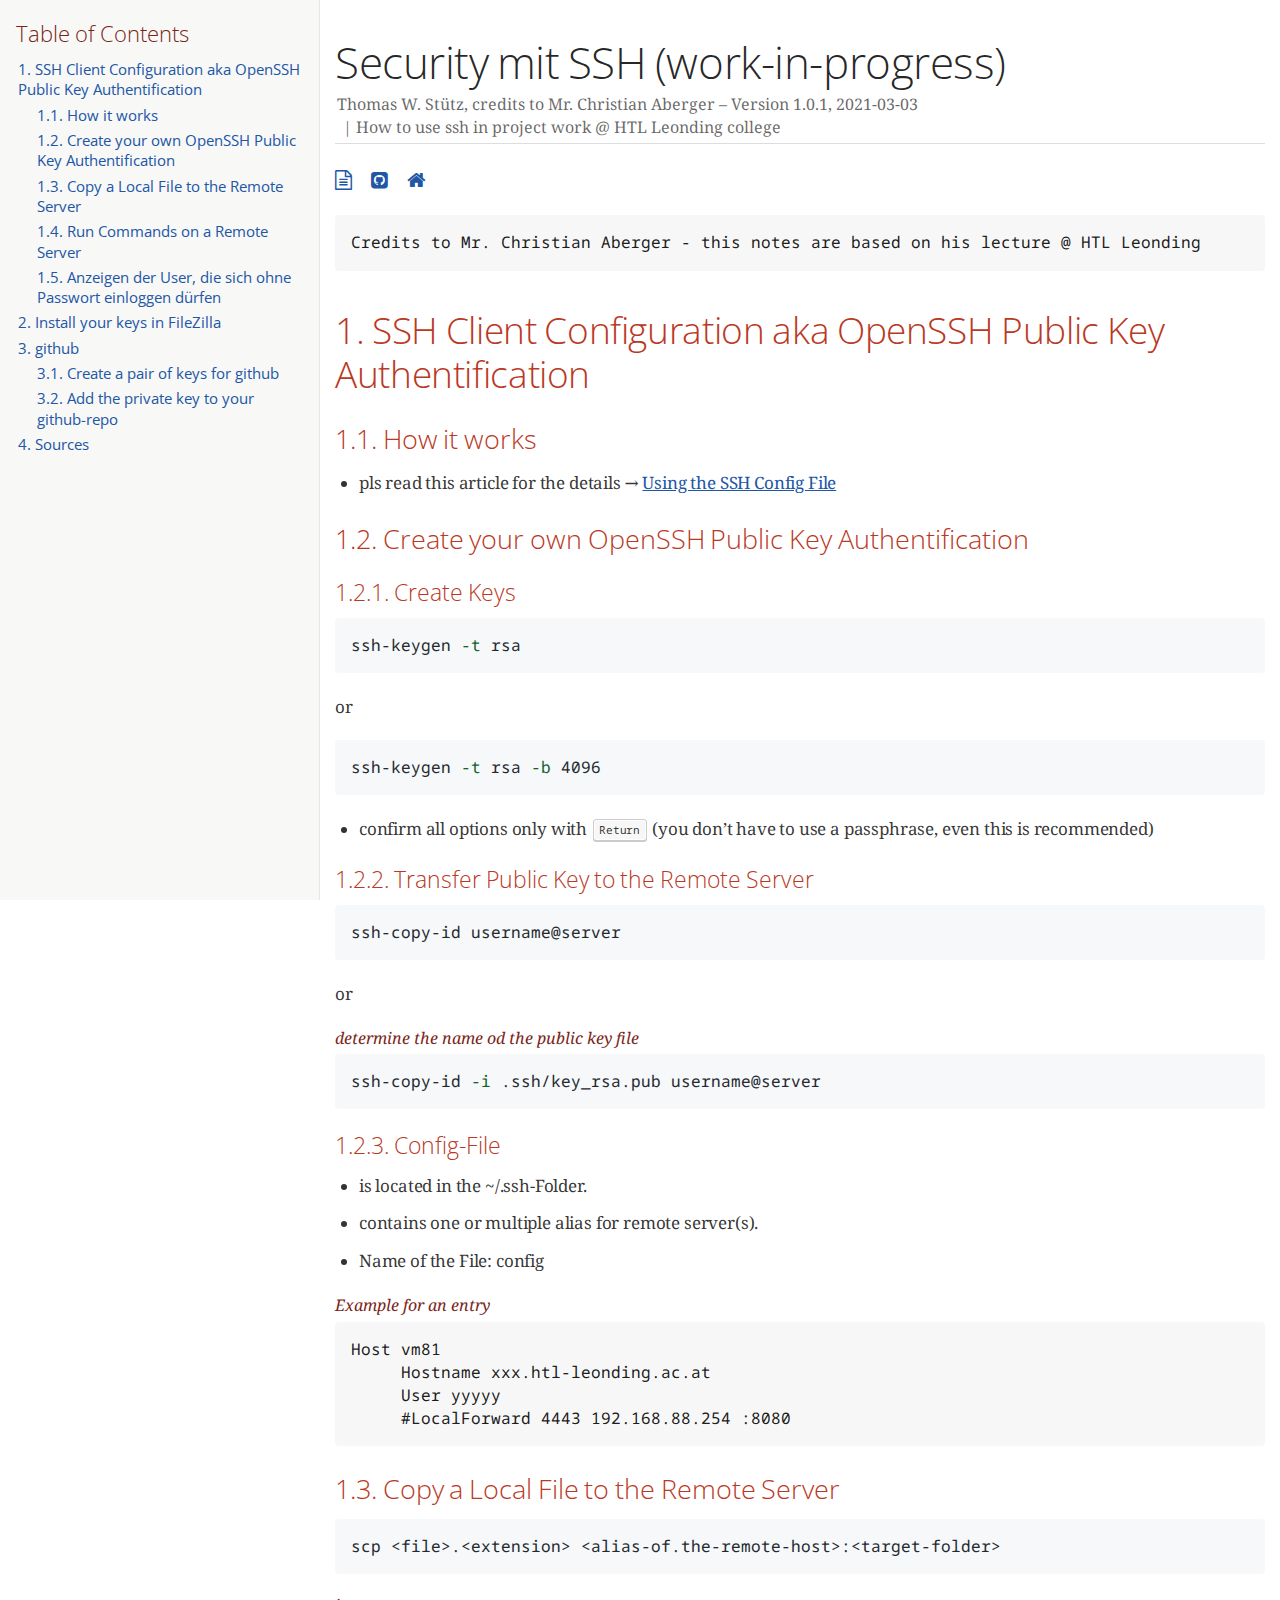
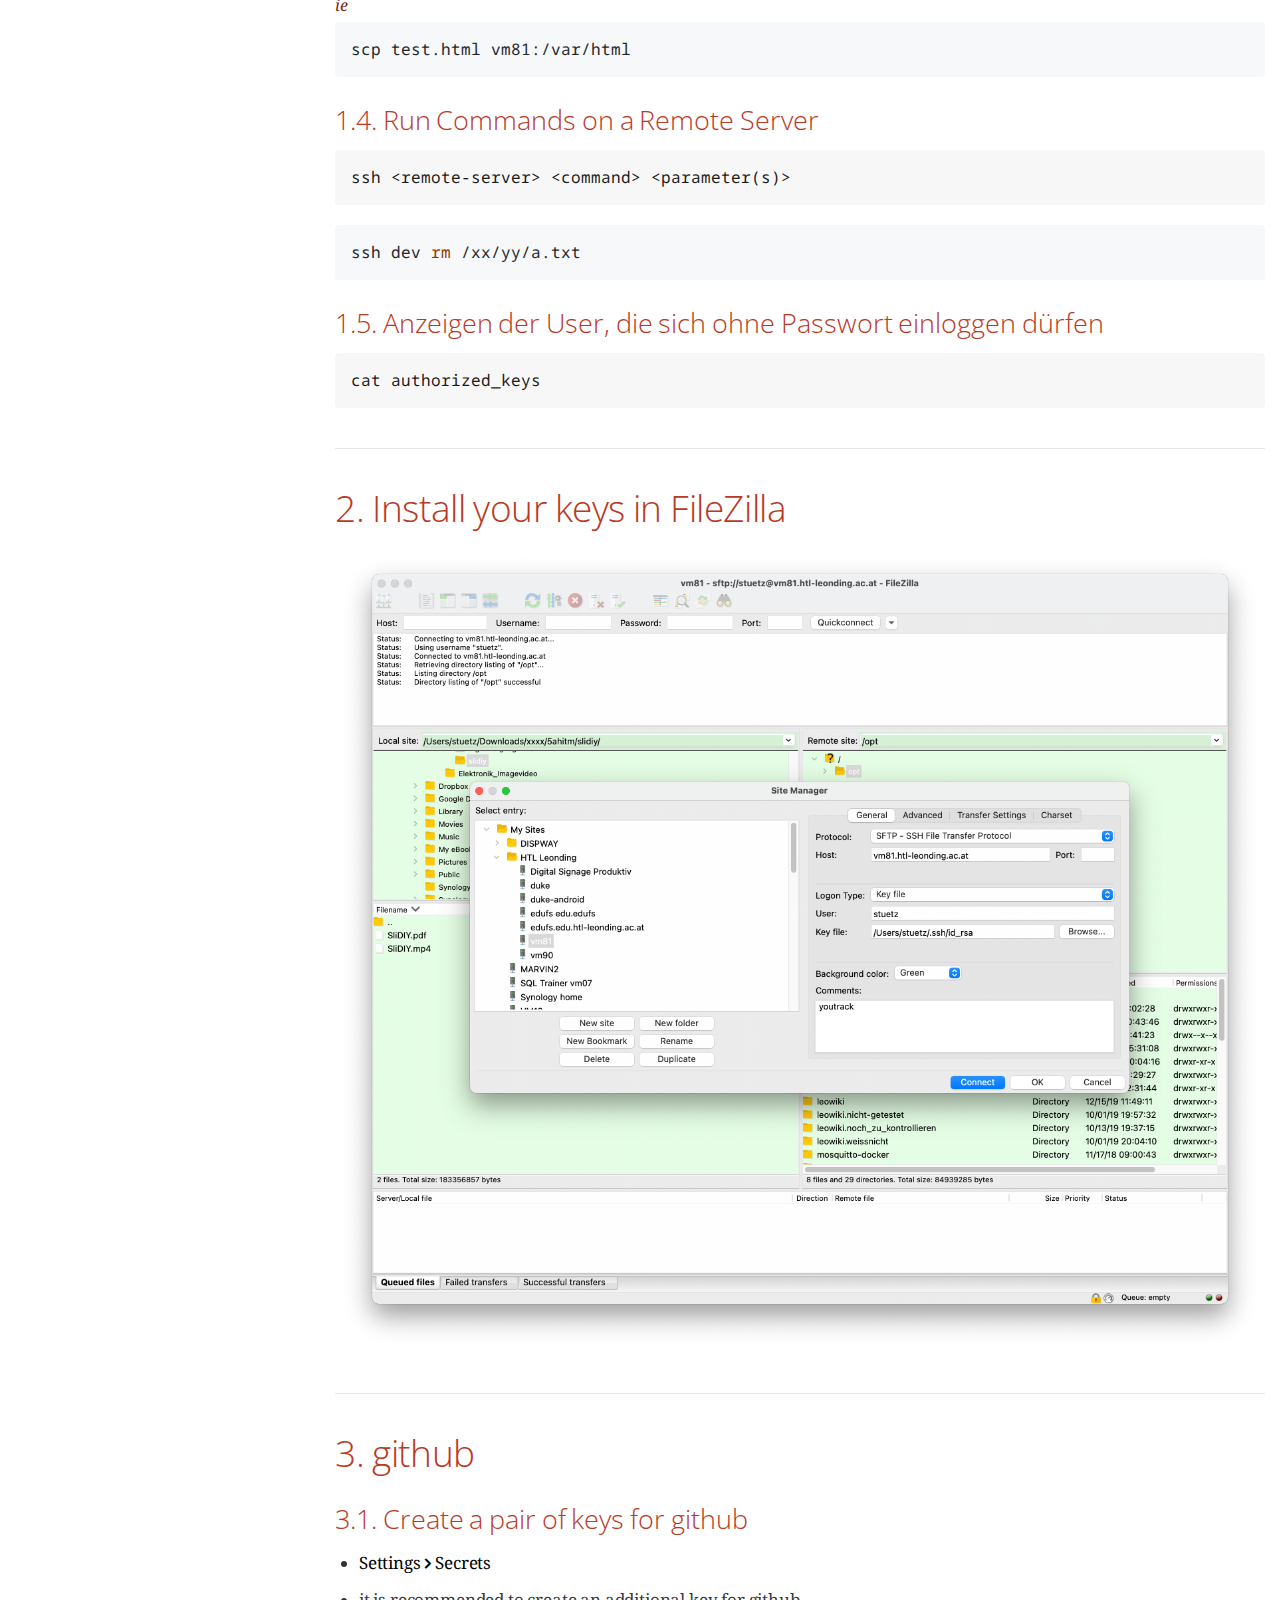
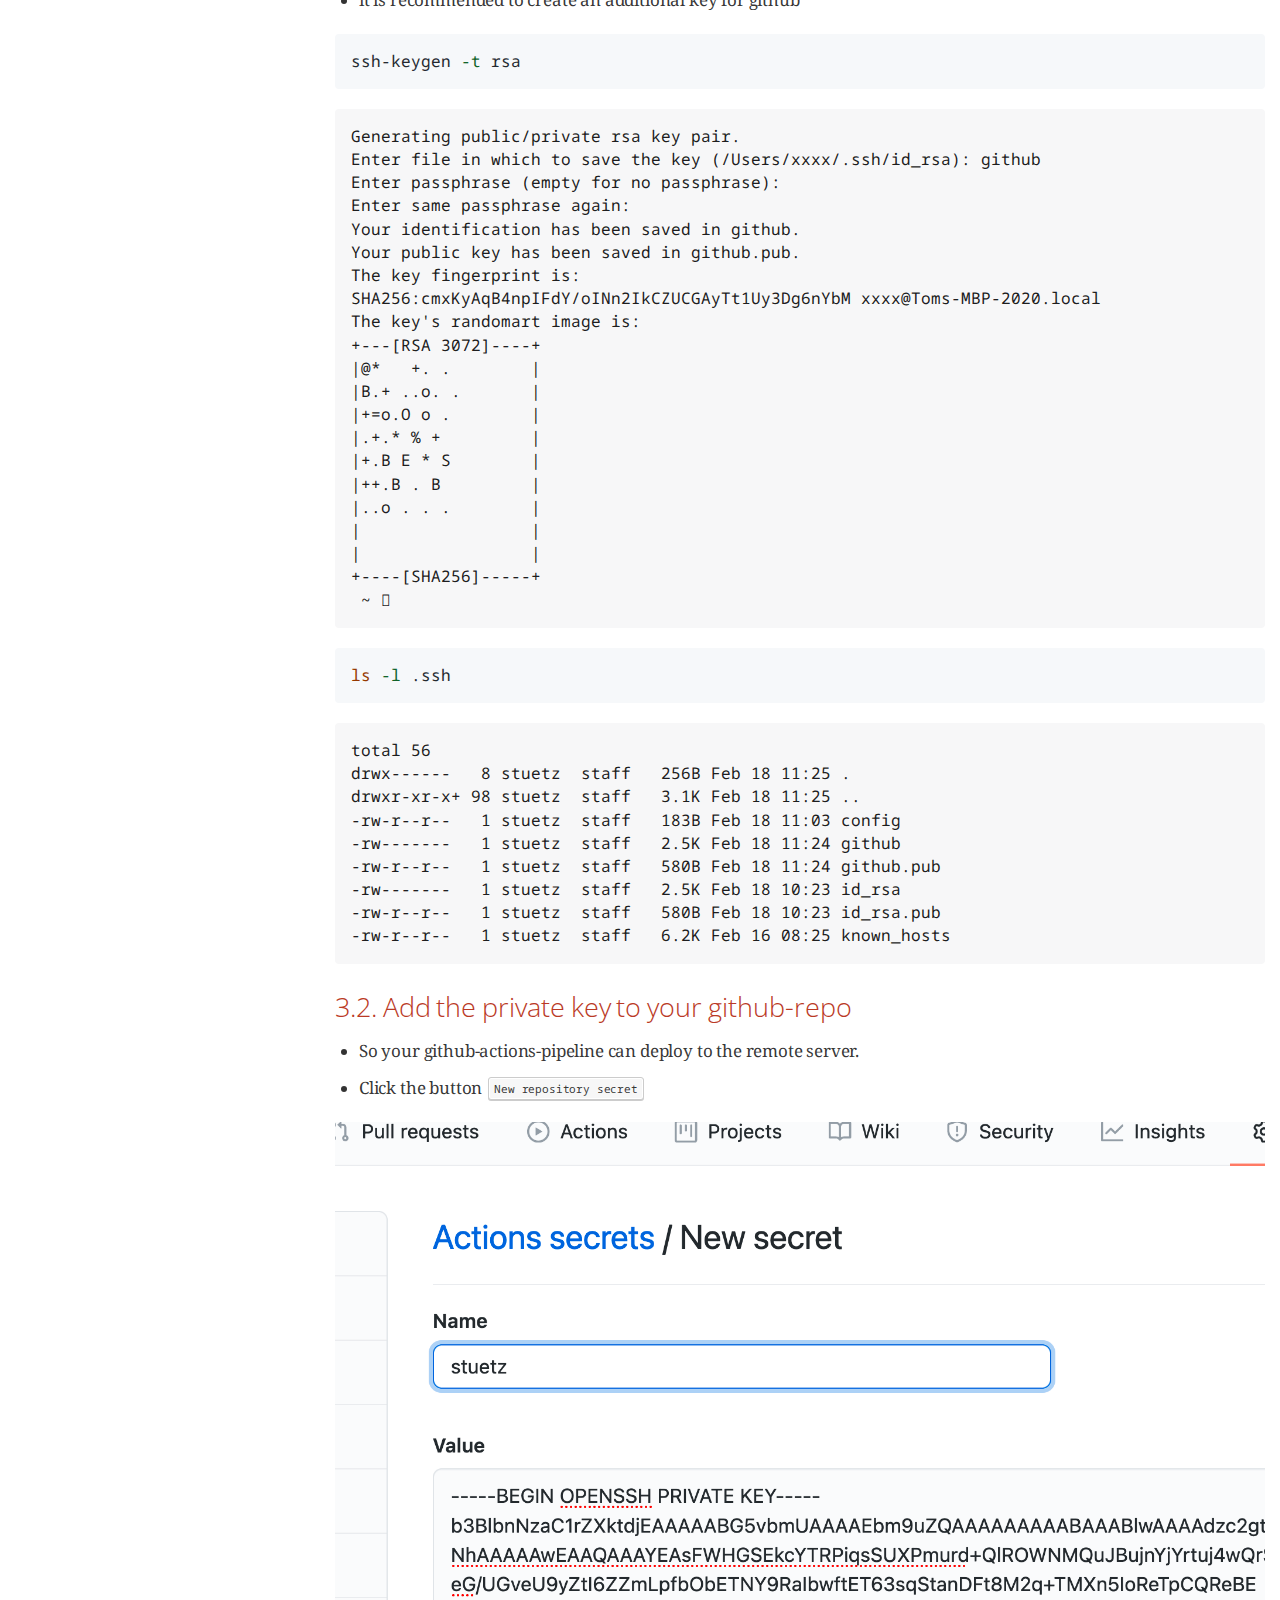
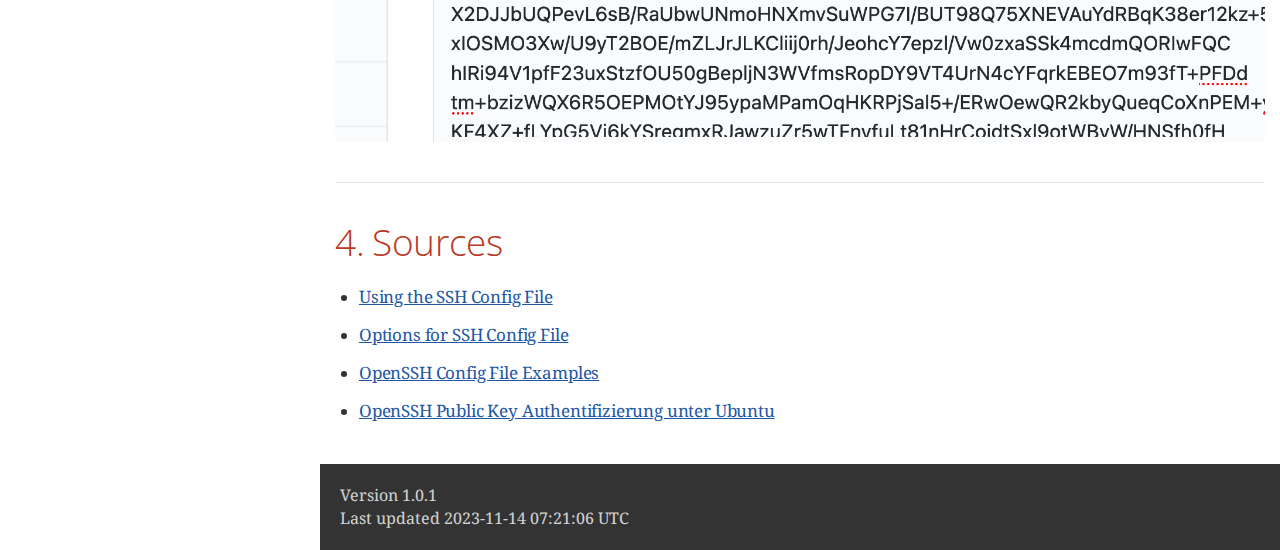
<file: ssh.html>
<!DOCTYPE html>
<html lang="en">
<head>
<meta charset="UTF-8">
<meta http-equiv="X-UA-Compatible" content="IE=edge">
<meta name="viewport" content="width=device-width, initial-scale=1.0">
<meta name="generator" content="Asciidoctor 2.0.20">
<meta name="author" content="Thomas W. Stütz, credits to Mr. Christian Aberger">
<link rel="icon" type="image/png" href="themes/favicon.png">
<title>Security mit SSH (work-in-progress)</title>
<link rel="stylesheet" href="https://fonts.googleapis.com/css?family=Open+Sans:300,300italic,400,400italic,600,600italic%7CNoto+Serif:400,400italic,700,700italic%7CDroid+Sans+Mono:400,700">
<style>
/*! Asciidoctor default stylesheet | MIT License | https://asciidoctor.org */
/* Uncomment the following line when using as a custom stylesheet */
/* @import "https://fonts.googleapis.com/css?family=Open+Sans:300,300italic,400,400italic,600,600italic%7CNoto+Serif:400,400italic,700,700italic%7CDroid+Sans+Mono:400,700"; */
html{font-family:sans-serif;-webkit-text-size-adjust:100%}
a{background:none}
a:focus{outline:thin dotted}
a:active,a:hover{outline:0}
h1{font-size:2em;margin:.67em 0}
b,strong{font-weight:bold}
abbr{font-size:.9em}
abbr[title]{cursor:help;border-bottom:1px dotted #dddddf;text-decoration:none}
dfn{font-style:italic}
hr{height:0}
mark{background:#ff0;color:#000}
code,kbd,pre,samp{font-family:monospace;font-size:1em}
pre{white-space:pre-wrap}
q{quotes:"\201C" "\201D" "\2018" "\2019"}
small{font-size:80%}
sub,sup{font-size:75%;line-height:0;position:relative;vertical-align:baseline}
sup{top:-.5em}
sub{bottom:-.25em}
img{border:0}
svg:not(:root){overflow:hidden}
figure{margin:0}
audio,video{display:inline-block}
audio:not([controls]){display:none;height:0}
fieldset{border:1px solid silver;margin:0 2px;padding:.35em .625em .75em}
legend{border:0;padding:0}
button,input,select,textarea{font-family:inherit;font-size:100%;margin:0}
button,input{line-height:normal}
button,select{text-transform:none}
button,html input[type=button],input[type=reset],input[type=submit]{-webkit-appearance:button;cursor:pointer}
button[disabled],html input[disabled]{cursor:default}
input[type=checkbox],input[type=radio]{padding:0}
button::-moz-focus-inner,input::-moz-focus-inner{border:0;padding:0}
textarea{overflow:auto;vertical-align:top}
table{border-collapse:collapse;border-spacing:0}
*,::before,::after{box-sizing:border-box}
html,body{font-size:100%}
body{background:#fff;color:rgba(0,0,0,.8);padding:0;margin:0;font-family:"Noto Serif","DejaVu Serif",serif;line-height:1;position:relative;cursor:auto;-moz-tab-size:4;-o-tab-size:4;tab-size:4;word-wrap:anywhere;-moz-osx-font-smoothing:grayscale;-webkit-font-smoothing:antialiased}
a:hover{cursor:pointer}
img,object,embed{max-width:100%;height:auto}
object,embed{height:100%}
img{-ms-interpolation-mode:bicubic}
.left{float:left!important}
.right{float:right!important}
.text-left{text-align:left!important}
.text-right{text-align:right!important}
.text-center{text-align:center!important}
.text-justify{text-align:justify!important}
.hide{display:none}
img,object,svg{display:inline-block;vertical-align:middle}
textarea{height:auto;min-height:50px}
select{width:100%}
.subheader,.admonitionblock td.content>.title,.audioblock>.title,.exampleblock>.title,.imageblock>.title,.listingblock>.title,.literalblock>.title,.stemblock>.title,.openblock>.title,.paragraph>.title,.quoteblock>.title,table.tableblock>.title,.verseblock>.title,.videoblock>.title,.dlist>.title,.olist>.title,.ulist>.title,.qlist>.title,.hdlist>.title{line-height:1.45;color:#7a2518;font-weight:400;margin-top:0;margin-bottom:.25em}
div,dl,dt,dd,ul,ol,li,h1,h2,h3,#toctitle,.sidebarblock>.content>.title,h4,h5,h6,pre,form,p,blockquote,th,td{margin:0;padding:0}
a{color:#2156a5;text-decoration:underline;line-height:inherit}
a:hover,a:focus{color:#1d4b8f}
a img{border:0}
p{line-height:1.6;margin-bottom:1.25em;text-rendering:optimizeLegibility}
p aside{font-size:.875em;line-height:1.35;font-style:italic}
h1,h2,h3,#toctitle,.sidebarblock>.content>.title,h4,h5,h6{font-family:"Open Sans","DejaVu Sans",sans-serif;font-weight:300;font-style:normal;color:#ba3925;text-rendering:optimizeLegibility;margin-top:1em;margin-bottom:.5em;line-height:1.0125em}
h1 small,h2 small,h3 small,#toctitle small,.sidebarblock>.content>.title small,h4 small,h5 small,h6 small{font-size:60%;color:#e99b8f;line-height:0}
h1{font-size:2.125em}
h2{font-size:1.6875em}
h3,#toctitle,.sidebarblock>.content>.title{font-size:1.375em}
h4,h5{font-size:1.125em}
h6{font-size:1em}
hr{border:solid #dddddf;border-width:1px 0 0;clear:both;margin:1.25em 0 1.1875em}
em,i{font-style:italic;line-height:inherit}
strong,b{font-weight:bold;line-height:inherit}
small{font-size:60%;line-height:inherit}
code{font-family:"Droid Sans Mono","DejaVu Sans Mono",monospace;font-weight:400;color:rgba(0,0,0,.9)}
ul,ol,dl{line-height:1.6;margin-bottom:1.25em;list-style-position:outside;font-family:inherit}
ul,ol{margin-left:1.5em}
ul li ul,ul li ol{margin-left:1.25em;margin-bottom:0}
ul.circle{list-style-type:circle}
ul.disc{list-style-type:disc}
ul.square{list-style-type:square}
ul.circle ul:not([class]),ul.disc ul:not([class]),ul.square ul:not([class]){list-style:inherit}
ol li ul,ol li ol{margin-left:1.25em;margin-bottom:0}
dl dt{margin-bottom:.3125em;font-weight:bold}
dl dd{margin-bottom:1.25em}
blockquote{margin:0 0 1.25em;padding:.5625em 1.25em 0 1.1875em;border-left:1px solid #ddd}
blockquote,blockquote p{line-height:1.6;color:rgba(0,0,0,.85)}
@media screen and (min-width:768px){h1,h2,h3,#toctitle,.sidebarblock>.content>.title,h4,h5,h6{line-height:1.2}
h1{font-size:2.75em}
h2{font-size:2.3125em}
h3,#toctitle,.sidebarblock>.content>.title{font-size:1.6875em}
h4{font-size:1.4375em}}
table{background:#fff;margin-bottom:1.25em;border:1px solid #dedede;word-wrap:normal}
table thead,table tfoot{background:#f7f8f7}
table thead tr th,table thead tr td,table tfoot tr th,table tfoot tr td{padding:.5em .625em .625em;font-size:inherit;color:rgba(0,0,0,.8);text-align:left}
table tr th,table tr td{padding:.5625em .625em;font-size:inherit;color:rgba(0,0,0,.8)}
table tr.even,table tr.alt{background:#f8f8f7}
table thead tr th,table tfoot tr th,table tbody tr td,table tr td,table tfoot tr td{line-height:1.6}
h1,h2,h3,#toctitle,.sidebarblock>.content>.title,h4,h5,h6{line-height:1.2;word-spacing:-.05em}
h1 strong,h2 strong,h3 strong,#toctitle strong,.sidebarblock>.content>.title strong,h4 strong,h5 strong,h6 strong{font-weight:400}
.center{margin-left:auto;margin-right:auto}
.stretch{width:100%}
.clearfix::before,.clearfix::after,.float-group::before,.float-group::after{content:" ";display:table}
.clearfix::after,.float-group::after{clear:both}
:not(pre).nobreak{word-wrap:normal}
:not(pre).nowrap{white-space:nowrap}
:not(pre).pre-wrap{white-space:pre-wrap}
:not(pre):not([class^=L])>code{font-size:.9375em;font-style:normal!important;letter-spacing:0;padding:.1em .5ex;word-spacing:-.15em;background:#f7f7f8;border-radius:4px;line-height:1.45;text-rendering:optimizeSpeed}
pre{color:rgba(0,0,0,.9);font-family:"Droid Sans Mono","DejaVu Sans Mono",monospace;line-height:1.45;text-rendering:optimizeSpeed}
pre code,pre pre{color:inherit;font-size:inherit;line-height:inherit}
pre>code{display:block}
pre.nowrap,pre.nowrap pre{white-space:pre;word-wrap:normal}
em em{font-style:normal}
strong strong{font-weight:400}
.keyseq{color:rgba(51,51,51,.8)}
kbd{font-family:"Droid Sans Mono","DejaVu Sans Mono",monospace;display:inline-block;color:rgba(0,0,0,.8);font-size:.65em;line-height:1.45;background:#f7f7f7;border:1px solid #ccc;border-radius:3px;box-shadow:0 1px 0 rgba(0,0,0,.2),inset 0 0 0 .1em #fff;margin:0 .15em;padding:.2em .5em;vertical-align:middle;position:relative;top:-.1em;white-space:nowrap}
.keyseq kbd:first-child{margin-left:0}
.keyseq kbd:last-child{margin-right:0}
.menuseq,.menuref{color:#000}
.menuseq b:not(.caret),.menuref{font-weight:inherit}
.menuseq{word-spacing:-.02em}
.menuseq b.caret{font-size:1.25em;line-height:.8}
.menuseq i.caret{font-weight:bold;text-align:center;width:.45em}
b.button::before,b.button::after{position:relative;top:-1px;font-weight:400}
b.button::before{content:"[";padding:0 3px 0 2px}
b.button::after{content:"]";padding:0 2px 0 3px}
p a>code:hover{color:rgba(0,0,0,.9)}
#header,#content,#footnotes,#footer{width:100%;margin:0 auto;max-width:62.5em;*zoom:1;position:relative;padding-left:.9375em;padding-right:.9375em}
#header::before,#header::after,#content::before,#content::after,#footnotes::before,#footnotes::after,#footer::before,#footer::after{content:" ";display:table}
#header::after,#content::after,#footnotes::after,#footer::after{clear:both}
#content{margin-top:1.25em}
#content::before{content:none}
#header>h1:first-child{color:rgba(0,0,0,.85);margin-top:2.25rem;margin-bottom:0}
#header>h1:first-child+#toc{margin-top:8px;border-top:1px solid #dddddf}
#header>h1:only-child,body.toc2 #header>h1:nth-last-child(2){border-bottom:1px solid #dddddf;padding-bottom:8px}
#header .details{border-bottom:1px solid #dddddf;line-height:1.45;padding-top:.25em;padding-bottom:.25em;padding-left:.25em;color:rgba(0,0,0,.6);display:flex;flex-flow:row wrap}
#header .details span:first-child{margin-left:-.125em}
#header .details span.email a{color:rgba(0,0,0,.85)}
#header .details br{display:none}
#header .details br+span::before{content:"\00a0\2013\00a0"}
#header .details br+span.author::before{content:"\00a0\22c5\00a0";color:rgba(0,0,0,.85)}
#header .details br+span#revremark::before{content:"\00a0|\00a0"}
#header #revnumber{text-transform:capitalize}
#header #revnumber::after{content:"\00a0"}
#content>h1:first-child:not([class]){color:rgba(0,0,0,.85);border-bottom:1px solid #dddddf;padding-bottom:8px;margin-top:0;padding-top:1rem;margin-bottom:1.25rem}
#toc{border-bottom:1px solid #e7e7e9;padding-bottom:.5em}
#toc>ul{margin-left:.125em}
#toc ul.sectlevel0>li>a{font-style:italic}
#toc ul.sectlevel0 ul.sectlevel1{margin:.5em 0}
#toc ul{font-family:"Open Sans","DejaVu Sans",sans-serif;list-style-type:none}
#toc li{line-height:1.3334;margin-top:.3334em}
#toc a{text-decoration:none}
#toc a:active{text-decoration:underline}
#toctitle{color:#7a2518;font-size:1.2em}
@media screen and (min-width:768px){#toctitle{font-size:1.375em}
body.toc2{padding-left:15em;padding-right:0}
#toc.toc2{margin-top:0!important;background:#f8f8f7;position:fixed;width:15em;left:0;top:0;border-right:1px solid #e7e7e9;border-top-width:0!important;border-bottom-width:0!important;z-index:1000;padding:1.25em 1em;height:100%;overflow:auto}
#toc.toc2 #toctitle{margin-top:0;margin-bottom:.8rem;font-size:1.2em}
#toc.toc2>ul{font-size:.9em;margin-bottom:0}
#toc.toc2 ul ul{margin-left:0;padding-left:1em}
#toc.toc2 ul.sectlevel0 ul.sectlevel1{padding-left:0;margin-top:.5em;margin-bottom:.5em}
body.toc2.toc-right{padding-left:0;padding-right:15em}
body.toc2.toc-right #toc.toc2{border-right-width:0;border-left:1px solid #e7e7e9;left:auto;right:0}}
@media screen and (min-width:1280px){body.toc2{padding-left:20em;padding-right:0}
#toc.toc2{width:20em}
#toc.toc2 #toctitle{font-size:1.375em}
#toc.toc2>ul{font-size:.95em}
#toc.toc2 ul ul{padding-left:1.25em}
body.toc2.toc-right{padding-left:0;padding-right:20em}}
#content #toc{border:1px solid #e0e0dc;margin-bottom:1.25em;padding:1.25em;background:#f8f8f7;border-radius:4px}
#content #toc>:first-child{margin-top:0}
#content #toc>:last-child{margin-bottom:0}
#footer{max-width:none;background:rgba(0,0,0,.8);padding:1.25em}
#footer-text{color:hsla(0,0%,100%,.8);line-height:1.44}
#content{margin-bottom:.625em}
.sect1{padding-bottom:.625em}
@media screen and (min-width:768px){#content{margin-bottom:1.25em}
.sect1{padding-bottom:1.25em}}
.sect1:last-child{padding-bottom:0}
.sect1+.sect1{border-top:1px solid #e7e7e9}
#content h1>a.anchor,h2>a.anchor,h3>a.anchor,#toctitle>a.anchor,.sidebarblock>.content>.title>a.anchor,h4>a.anchor,h5>a.anchor,h6>a.anchor{position:absolute;z-index:1001;width:1.5ex;margin-left:-1.5ex;display:block;text-decoration:none!important;visibility:hidden;text-align:center;font-weight:400}
#content h1>a.anchor::before,h2>a.anchor::before,h3>a.anchor::before,#toctitle>a.anchor::before,.sidebarblock>.content>.title>a.anchor::before,h4>a.anchor::before,h5>a.anchor::before,h6>a.anchor::before{content:"\00A7";font-size:.85em;display:block;padding-top:.1em}
#content h1:hover>a.anchor,#content h1>a.anchor:hover,h2:hover>a.anchor,h2>a.anchor:hover,h3:hover>a.anchor,#toctitle:hover>a.anchor,.sidebarblock>.content>.title:hover>a.anchor,h3>a.anchor:hover,#toctitle>a.anchor:hover,.sidebarblock>.content>.title>a.anchor:hover,h4:hover>a.anchor,h4>a.anchor:hover,h5:hover>a.anchor,h5>a.anchor:hover,h6:hover>a.anchor,h6>a.anchor:hover{visibility:visible}
#content h1>a.link,h2>a.link,h3>a.link,#toctitle>a.link,.sidebarblock>.content>.title>a.link,h4>a.link,h5>a.link,h6>a.link{color:#ba3925;text-decoration:none}
#content h1>a.link:hover,h2>a.link:hover,h3>a.link:hover,#toctitle>a.link:hover,.sidebarblock>.content>.title>a.link:hover,h4>a.link:hover,h5>a.link:hover,h6>a.link:hover{color:#a53221}
details,.audioblock,.imageblock,.literalblock,.listingblock,.stemblock,.videoblock{margin-bottom:1.25em}
details{margin-left:1.25rem}
details>summary{cursor:pointer;display:block;position:relative;line-height:1.6;margin-bottom:.625rem;outline:none;-webkit-tap-highlight-color:transparent}
details>summary::-webkit-details-marker{display:none}
details>summary::before{content:"";border:solid transparent;border-left:solid;border-width:.3em 0 .3em .5em;position:absolute;top:.5em;left:-1.25rem;transform:translateX(15%)}
details[open]>summary::before{border:solid transparent;border-top:solid;border-width:.5em .3em 0;transform:translateY(15%)}
details>summary::after{content:"";width:1.25rem;height:1em;position:absolute;top:.3em;left:-1.25rem}
.admonitionblock td.content>.title,.audioblock>.title,.exampleblock>.title,.imageblock>.title,.listingblock>.title,.literalblock>.title,.stemblock>.title,.openblock>.title,.paragraph>.title,.quoteblock>.title,table.tableblock>.title,.verseblock>.title,.videoblock>.title,.dlist>.title,.olist>.title,.ulist>.title,.qlist>.title,.hdlist>.title{text-rendering:optimizeLegibility;text-align:left;font-family:"Noto Serif","DejaVu Serif",serif;font-size:1rem;font-style:italic}
table.tableblock.fit-content>caption.title{white-space:nowrap;width:0}
.paragraph.lead>p,#preamble>.sectionbody>[class=paragraph]:first-of-type p{font-size:1.21875em;line-height:1.6;color:rgba(0,0,0,.85)}
.admonitionblock>table{border-collapse:separate;border:0;background:none;width:100%}
.admonitionblock>table td.icon{text-align:center;width:80px}
.admonitionblock>table td.icon img{max-width:none}
.admonitionblock>table td.icon .title{font-weight:bold;font-family:"Open Sans","DejaVu Sans",sans-serif;text-transform:uppercase}
.admonitionblock>table td.content{padding-left:1.125em;padding-right:1.25em;border-left:1px solid #dddddf;color:rgba(0,0,0,.6);word-wrap:anywhere}
.admonitionblock>table td.content>:last-child>:last-child{margin-bottom:0}
.exampleblock>.content{border:1px solid #e6e6e6;margin-bottom:1.25em;padding:1.25em;background:#fff;border-radius:4px}
.sidebarblock{border:1px solid #dbdbd6;margin-bottom:1.25em;padding:1.25em;background:#f3f3f2;border-radius:4px}
.sidebarblock>.content>.title{color:#7a2518;margin-top:0;text-align:center}
.exampleblock>.content>:first-child,.sidebarblock>.content>:first-child{margin-top:0}
.exampleblock>.content>:last-child,.exampleblock>.content>:last-child>:last-child,.exampleblock>.content .olist>ol>li:last-child>:last-child,.exampleblock>.content .ulist>ul>li:last-child>:last-child,.exampleblock>.content .qlist>ol>li:last-child>:last-child,.sidebarblock>.content>:last-child,.sidebarblock>.content>:last-child>:last-child,.sidebarblock>.content .olist>ol>li:last-child>:last-child,.sidebarblock>.content .ulist>ul>li:last-child>:last-child,.sidebarblock>.content .qlist>ol>li:last-child>:last-child{margin-bottom:0}
.literalblock pre,.listingblock>.content>pre{border-radius:4px;overflow-x:auto;padding:1em;font-size:.8125em}
@media screen and (min-width:768px){.literalblock pre,.listingblock>.content>pre{font-size:.90625em}}
@media screen and (min-width:1280px){.literalblock pre,.listingblock>.content>pre{font-size:1em}}
.literalblock pre,.listingblock>.content>pre:not(.highlight),.listingblock>.content>pre[class=highlight],.listingblock>.content>pre[class^="highlight "]{background:#f7f7f8}
.literalblock.output pre{color:#f7f7f8;background:rgba(0,0,0,.9)}
.listingblock>.content{position:relative}
.listingblock code[data-lang]::before{display:none;content:attr(data-lang);position:absolute;font-size:.75em;top:.425rem;right:.5rem;line-height:1;text-transform:uppercase;color:inherit;opacity:.5}
.listingblock:hover code[data-lang]::before{display:block}
.listingblock.terminal pre .command::before{content:attr(data-prompt);padding-right:.5em;color:inherit;opacity:.5}
.listingblock.terminal pre .command:not([data-prompt])::before{content:"$"}
.listingblock pre.highlightjs{padding:0}
.listingblock pre.highlightjs>code{padding:1em;border-radius:4px}
.listingblock pre.prettyprint{border-width:0}
.prettyprint{background:#f7f7f8}
pre.prettyprint .linenums{line-height:1.45;margin-left:2em}
pre.prettyprint li{background:none;list-style-type:inherit;padding-left:0}
pre.prettyprint li code[data-lang]::before{opacity:1}
pre.prettyprint li:not(:first-child) code[data-lang]::before{display:none}
table.linenotable{border-collapse:separate;border:0;margin-bottom:0;background:none}
table.linenotable td[class]{color:inherit;vertical-align:top;padding:0;line-height:inherit;white-space:normal}
table.linenotable td.code{padding-left:.75em}
table.linenotable td.linenos,pre.pygments .linenos{border-right:1px solid;opacity:.35;padding-right:.5em;-webkit-user-select:none;-moz-user-select:none;-ms-user-select:none;user-select:none}
pre.pygments span.linenos{display:inline-block;margin-right:.75em}
.quoteblock{margin:0 1em 1.25em 1.5em;display:table}
.quoteblock:not(.excerpt)>.title{margin-left:-1.5em;margin-bottom:.75em}
.quoteblock blockquote,.quoteblock p{color:rgba(0,0,0,.85);font-size:1.15rem;line-height:1.75;word-spacing:.1em;letter-spacing:0;font-style:italic;text-align:justify}
.quoteblock blockquote{margin:0;padding:0;border:0}
.quoteblock blockquote::before{content:"\201c";float:left;font-size:2.75em;font-weight:bold;line-height:.6em;margin-left:-.6em;color:#7a2518;text-shadow:0 1px 2px rgba(0,0,0,.1)}
.quoteblock blockquote>.paragraph:last-child p{margin-bottom:0}
.quoteblock .attribution{margin-top:.75em;margin-right:.5ex;text-align:right}
.verseblock{margin:0 1em 1.25em}
.verseblock pre{font-family:"Open Sans","DejaVu Sans",sans-serif;font-size:1.15rem;color:rgba(0,0,0,.85);font-weight:300;text-rendering:optimizeLegibility}
.verseblock pre strong{font-weight:400}
.verseblock .attribution{margin-top:1.25rem;margin-left:.5ex}
.quoteblock .attribution,.verseblock .attribution{font-size:.9375em;line-height:1.45;font-style:italic}
.quoteblock .attribution br,.verseblock .attribution br{display:none}
.quoteblock .attribution cite,.verseblock .attribution cite{display:block;letter-spacing:-.025em;color:rgba(0,0,0,.6)}
.quoteblock.abstract blockquote::before,.quoteblock.excerpt blockquote::before,.quoteblock .quoteblock blockquote::before{display:none}
.quoteblock.abstract blockquote,.quoteblock.abstract p,.quoteblock.excerpt blockquote,.quoteblock.excerpt p,.quoteblock .quoteblock blockquote,.quoteblock .quoteblock p{line-height:1.6;word-spacing:0}
.quoteblock.abstract{margin:0 1em 1.25em;display:block}
.quoteblock.abstract>.title{margin:0 0 .375em;font-size:1.15em;text-align:center}
.quoteblock.excerpt>blockquote,.quoteblock .quoteblock{padding:0 0 .25em 1em;border-left:.25em solid #dddddf}
.quoteblock.excerpt,.quoteblock .quoteblock{margin-left:0}
.quoteblock.excerpt blockquote,.quoteblock.excerpt p,.quoteblock .quoteblock blockquote,.quoteblock .quoteblock p{color:inherit;font-size:1.0625rem}
.quoteblock.excerpt .attribution,.quoteblock .quoteblock .attribution{color:inherit;font-size:.85rem;text-align:left;margin-right:0}
p.tableblock:last-child{margin-bottom:0}
td.tableblock>.content{margin-bottom:1.25em;word-wrap:anywhere}
td.tableblock>.content>:last-child{margin-bottom:-1.25em}
table.tableblock,th.tableblock,td.tableblock{border:0 solid #dedede}
table.grid-all>*>tr>*{border-width:1px}
table.grid-cols>*>tr>*{border-width:0 1px}
table.grid-rows>*>tr>*{border-width:1px 0}
table.frame-all{border-width:1px}
table.frame-ends{border-width:1px 0}
table.frame-sides{border-width:0 1px}
table.frame-none>colgroup+*>:first-child>*,table.frame-sides>colgroup+*>:first-child>*{border-top-width:0}
table.frame-none>:last-child>:last-child>*,table.frame-sides>:last-child>:last-child>*{border-bottom-width:0}
table.frame-none>*>tr>:first-child,table.frame-ends>*>tr>:first-child{border-left-width:0}
table.frame-none>*>tr>:last-child,table.frame-ends>*>tr>:last-child{border-right-width:0}
table.stripes-all>*>tr,table.stripes-odd>*>tr:nth-of-type(odd),table.stripes-even>*>tr:nth-of-type(even),table.stripes-hover>*>tr:hover{background:#f8f8f7}
th.halign-left,td.halign-left{text-align:left}
th.halign-right,td.halign-right{text-align:right}
th.halign-center,td.halign-center{text-align:center}
th.valign-top,td.valign-top{vertical-align:top}
th.valign-bottom,td.valign-bottom{vertical-align:bottom}
th.valign-middle,td.valign-middle{vertical-align:middle}
table thead th,table tfoot th{font-weight:bold}
tbody tr th{background:#f7f8f7}
tbody tr th,tbody tr th p,tfoot tr th,tfoot tr th p{color:rgba(0,0,0,.8);font-weight:bold}
p.tableblock>code:only-child{background:none;padding:0}
p.tableblock{font-size:1em}
ol{margin-left:1.75em}
ul li ol{margin-left:1.5em}
dl dd{margin-left:1.125em}
dl dd:last-child,dl dd:last-child>:last-child{margin-bottom:0}
li p,ul dd,ol dd,.olist .olist,.ulist .ulist,.ulist .olist,.olist .ulist{margin-bottom:.625em}
ul.checklist,ul.none,ol.none,ul.no-bullet,ol.no-bullet,ol.unnumbered,ul.unstyled,ol.unstyled{list-style-type:none}
ul.no-bullet,ol.no-bullet,ol.unnumbered{margin-left:.625em}
ul.unstyled,ol.unstyled{margin-left:0}
li>p:empty:only-child::before{content:"";display:inline-block}
ul.checklist>li>p:first-child{margin-left:-1em}
ul.checklist>li>p:first-child>.fa-square-o:first-child,ul.checklist>li>p:first-child>.fa-check-square-o:first-child{width:1.25em;font-size:.8em;position:relative;bottom:.125em}
ul.checklist>li>p:first-child>input[type=checkbox]:first-child{margin-right:.25em}
ul.inline{display:flex;flex-flow:row wrap;list-style:none;margin:0 0 .625em -1.25em}
ul.inline>li{margin-left:1.25em}
.unstyled dl dt{font-weight:400;font-style:normal}
ol.arabic{list-style-type:decimal}
ol.decimal{list-style-type:decimal-leading-zero}
ol.loweralpha{list-style-type:lower-alpha}
ol.upperalpha{list-style-type:upper-alpha}
ol.lowerroman{list-style-type:lower-roman}
ol.upperroman{list-style-type:upper-roman}
ol.lowergreek{list-style-type:lower-greek}
.hdlist>table,.colist>table{border:0;background:none}
.hdlist>table>tbody>tr,.colist>table>tbody>tr{background:none}
td.hdlist1,td.hdlist2{vertical-align:top;padding:0 .625em}
td.hdlist1{font-weight:bold;padding-bottom:1.25em}
td.hdlist2{word-wrap:anywhere}
.literalblock+.colist,.listingblock+.colist{margin-top:-.5em}
.colist td:not([class]):first-child{padding:.4em .75em 0;line-height:1;vertical-align:top}
.colist td:not([class]):first-child img{max-width:none}
.colist td:not([class]):last-child{padding:.25em 0}
.thumb,.th{line-height:0;display:inline-block;border:4px solid #fff;box-shadow:0 0 0 1px #ddd}
.imageblock.left{margin:.25em .625em 1.25em 0}
.imageblock.right{margin:.25em 0 1.25em .625em}
.imageblock>.title{margin-bottom:0}
.imageblock.thumb,.imageblock.th{border-width:6px}
.imageblock.thumb>.title,.imageblock.th>.title{padding:0 .125em}
.image.left,.image.right{margin-top:.25em;margin-bottom:.25em;display:inline-block;line-height:0}
.image.left{margin-right:.625em}
.image.right{margin-left:.625em}
a.image{text-decoration:none;display:inline-block}
a.image object{pointer-events:none}
sup.footnote,sup.footnoteref{font-size:.875em;position:static;vertical-align:super}
sup.footnote a,sup.footnoteref a{text-decoration:none}
sup.footnote a:active,sup.footnoteref a:active{text-decoration:underline}
#footnotes{padding-top:.75em;padding-bottom:.75em;margin-bottom:.625em}
#footnotes hr{width:20%;min-width:6.25em;margin:-.25em 0 .75em;border-width:1px 0 0}
#footnotes .footnote{padding:0 .375em 0 .225em;line-height:1.3334;font-size:.875em;margin-left:1.2em;margin-bottom:.2em}
#footnotes .footnote a:first-of-type{font-weight:bold;text-decoration:none;margin-left:-1.05em}
#footnotes .footnote:last-of-type{margin-bottom:0}
#content #footnotes{margin-top:-.625em;margin-bottom:0;padding:.75em 0}
div.unbreakable{page-break-inside:avoid}
.big{font-size:larger}
.small{font-size:smaller}
.underline{text-decoration:underline}
.overline{text-decoration:overline}
.line-through{text-decoration:line-through}
.aqua{color:#00bfbf}
.aqua-background{background:#00fafa}
.black{color:#000}
.black-background{background:#000}
.blue{color:#0000bf}
.blue-background{background:#0000fa}
.fuchsia{color:#bf00bf}
.fuchsia-background{background:#fa00fa}
.gray{color:#606060}
.gray-background{background:#7d7d7d}
.green{color:#006000}
.green-background{background:#007d00}
.lime{color:#00bf00}
.lime-background{background:#00fa00}
.maroon{color:#600000}
.maroon-background{background:#7d0000}
.navy{color:#000060}
.navy-background{background:#00007d}
.olive{color:#606000}
.olive-background{background:#7d7d00}
.purple{color:#600060}
.purple-background{background:#7d007d}
.red{color:#bf0000}
.red-background{background:#fa0000}
.silver{color:#909090}
.silver-background{background:#bcbcbc}
.teal{color:#006060}
.teal-background{background:#007d7d}
.white{color:#bfbfbf}
.white-background{background:#fafafa}
.yellow{color:#bfbf00}
.yellow-background{background:#fafa00}
span.icon>.fa{cursor:default}
a span.icon>.fa{cursor:inherit}
.admonitionblock td.icon [class^="fa icon-"]{font-size:2.5em;text-shadow:1px 1px 2px rgba(0,0,0,.5);cursor:default}
.admonitionblock td.icon .icon-note::before{content:"\f05a";color:#19407c}
.admonitionblock td.icon .icon-tip::before{content:"\f0eb";text-shadow:1px 1px 2px rgba(155,155,0,.8);color:#111}
.admonitionblock td.icon .icon-warning::before{content:"\f071";color:#bf6900}
.admonitionblock td.icon .icon-caution::before{content:"\f06d";color:#bf3400}
.admonitionblock td.icon .icon-important::before{content:"\f06a";color:#bf0000}
.conum[data-value]{display:inline-block;color:#fff!important;background:rgba(0,0,0,.8);border-radius:50%;text-align:center;font-size:.75em;width:1.67em;height:1.67em;line-height:1.67em;font-family:"Open Sans","DejaVu Sans",sans-serif;font-style:normal;font-weight:bold}
.conum[data-value] *{color:#fff!important}
.conum[data-value]+b{display:none}
.conum[data-value]::after{content:attr(data-value)}
pre .conum[data-value]{position:relative;top:-.125em}
b.conum *{color:inherit!important}
.conum:not([data-value]):empty{display:none}
dt,th.tableblock,td.content,div.footnote{text-rendering:optimizeLegibility}
h1,h2,p,td.content,span.alt,summary{letter-spacing:-.01em}
p strong,td.content strong,div.footnote strong{letter-spacing:-.005em}
p,blockquote,dt,td.content,td.hdlist1,span.alt,summary{font-size:1.0625rem}
p{margin-bottom:1.25rem}
.sidebarblock p,.sidebarblock dt,.sidebarblock td.content,p.tableblock{font-size:1em}
.exampleblock>.content{background:#fffef7;border-color:#e0e0dc;box-shadow:0 1px 4px #e0e0dc}
.print-only{display:none!important}
@page{margin:1.25cm .75cm}
@media print{*{box-shadow:none!important;text-shadow:none!important}
html{font-size:80%}
a{color:inherit!important;text-decoration:underline!important}
a.bare,a[href^="#"],a[href^="mailto:"]{text-decoration:none!important}
a[href^="http:"]:not(.bare)::after,a[href^="https:"]:not(.bare)::after{content:"(" attr(href) ")";display:inline-block;font-size:.875em;padding-left:.25em}
abbr[title]{border-bottom:1px dotted}
abbr[title]::after{content:" (" attr(title) ")"}
pre,blockquote,tr,img,object,svg{page-break-inside:avoid}
thead{display:table-header-group}
svg{max-width:100%}
p,blockquote,dt,td.content{font-size:1em;orphans:3;widows:3}
h2,h3,#toctitle,.sidebarblock>.content>.title{page-break-after:avoid}
#header,#content,#footnotes,#footer{max-width:none}
#toc,.sidebarblock,.exampleblock>.content{background:none!important}
#toc{border-bottom:1px solid #dddddf!important;padding-bottom:0!important}
body.book #header{text-align:center}
body.book #header>h1:first-child{border:0!important;margin:2.5em 0 1em}
body.book #header .details{border:0!important;display:block;padding:0!important}
body.book #header .details span:first-child{margin-left:0!important}
body.book #header .details br{display:block}
body.book #header .details br+span::before{content:none!important}
body.book #toc{border:0!important;text-align:left!important;padding:0!important;margin:0!important}
body.book #toc,body.book #preamble,body.book h1.sect0,body.book .sect1>h2{page-break-before:always}
.listingblock code[data-lang]::before{display:block}
#footer{padding:0 .9375em}
.hide-on-print{display:none!important}
.print-only{display:block!important}
.hide-for-print{display:none!important}
.show-for-print{display:inherit!important}}
@media amzn-kf8,print{#header>h1:first-child{margin-top:1.25rem}
.sect1{padding:0!important}
.sect1+.sect1{border:0}
#footer{background:none}
#footer-text{color:rgba(0,0,0,.6);font-size:.9em}}
@media amzn-kf8{#header,#content,#footnotes,#footer{padding:0}}
</style>
<link rel="stylesheet" href="https://cdnjs.cloudflare.com/ajax/libs/font-awesome/4.7.0/css/font-awesome.min.css">
<style>
pre.rouge table td { padding: 5px; }
pre.rouge table pre { margin: 0; }
pre.rouge, pre.rouge .w {
  color: #24292f;
  background-color: #f6f8fa;
}
pre.rouge .k, pre.rouge .kd, pre.rouge .kn, pre.rouge .kp, pre.rouge .kr, pre.rouge .kt, pre.rouge .kv {
  color: #cf222e;
}
pre.rouge .gr {
  color: #f6f8fa;
}
pre.rouge .gd {
  color: #82071e;
  background-color: #ffebe9;
}
pre.rouge .nb {
  color: #953800;
}
pre.rouge .nc {
  color: #953800;
}
pre.rouge .no {
  color: #953800;
}
pre.rouge .nn {
  color: #953800;
}
pre.rouge .sr {
  color: #116329;
}
pre.rouge .na {
  color: #116329;
}
pre.rouge .nt {
  color: #116329;
}
pre.rouge .gi {
  color: #116329;
  background-color: #dafbe1;
}
pre.rouge .kc {
  color: #0550ae;
}
pre.rouge .l, pre.rouge .ld, pre.rouge .m, pre.rouge .mb, pre.rouge .mf, pre.rouge .mh, pre.rouge .mi, pre.rouge .il, pre.rouge .mo, pre.rouge .mx {
  color: #0550ae;
}
pre.rouge .sb {
  color: #0550ae;
}
pre.rouge .bp {
  color: #0550ae;
}
pre.rouge .ne {
  color: #0550ae;
}
pre.rouge .nl {
  color: #0550ae;
}
pre.rouge .py {
  color: #0550ae;
}
pre.rouge .nv, pre.rouge .vc, pre.rouge .vg, pre.rouge .vi, pre.rouge .vm {
  color: #0550ae;
}
pre.rouge .o, pre.rouge .ow {
  color: #0550ae;
}
pre.rouge .gh {
  color: #0550ae;
  font-weight: bold;
}
pre.rouge .gu {
  color: #0550ae;
  font-weight: bold;
}
pre.rouge .s, pre.rouge .sa, pre.rouge .sc, pre.rouge .dl, pre.rouge .sd, pre.rouge .s2, pre.rouge .se, pre.rouge .sh, pre.rouge .sx, pre.rouge .s1, pre.rouge .ss {
  color: #0a3069;
}
pre.rouge .nd {
  color: #8250df;
}
pre.rouge .nf, pre.rouge .fm {
  color: #8250df;
}
pre.rouge .err {
  color: #f6f8fa;
  background-color: #82071e;
}
pre.rouge .c, pre.rouge .ch, pre.rouge .cd, pre.rouge .cm, pre.rouge .cp, pre.rouge .cpf, pre.rouge .c1, pre.rouge .cs {
  color: #6e7781;
}
pre.rouge .gl {
  color: #6e7781;
}
pre.rouge .gt {
  color: #6e7781;
}
pre.rouge .ni {
  color: #24292f;
}
pre.rouge .si {
  color: #24292f;
}
pre.rouge .ge {
  color: #24292f;
  font-style: italic;
}
pre.rouge .gs {
  color: #24292f;
  font-weight: bold;
}
</style>
<style>
pre.rouge .hll {
  background-color: #ffc;
}
pre.rouge .hll * {
  background-color: initial;
}
</style>
</head>
<body class="article toc2 toc-left">
<div id="header">
<h1>Security mit SSH (work-in-progress)</h1>
<div class="details">
<span id="author" class="author">Thomas W. Stütz, credits to Mr. Christian Aberger</span><br>
<span id="revnumber">version 1.0.1,</span>
<span id="revdate">2021-03-03</span>
<br><span id="revremark">How to use ssh in project work @ HTL Leonding college</span>
</div>
<div id="toc" class="toc2">
<div id="toctitle">Table of Contents</div>
<ul class="sectlevel1">
<li><a href="#_ssh_client_configuration_aka_openssh_public_key_authentification">1. SSH Client Configuration aka OpenSSH Public Key Authentification</a>
<ul class="sectlevel2">
<li><a href="#_how_it_works">1.1. How it works</a></li>
<li><a href="#_create_your_own_openssh_public_key_authentification">1.2. Create your own OpenSSH Public Key Authentification</a></li>
<li><a href="#_copy_a_local_file_to_the_remote_server">1.3. Copy a Local File to the Remote Server</a></li>
<li><a href="#_run_commands_on_a_remote_server">1.4. Run Commands on a Remote Server</a></li>
<li><a href="#_anzeigen_der_user_die_sich_ohne_passwort_einloggen_dürfen">1.5. Anzeigen der User, die sich ohne Passwort einloggen dürfen</a></li>
</ul>
</li>
<li><a href="#_install_your_keys_in_filezilla">2. Install your keys in FileZilla</a></li>
<li><a href="#_github">3. github</a>
<ul class="sectlevel2">
<li><a href="#_create_a_pair_of_keys_for_github">3.1. Create a pair of keys for github</a></li>
<li><a href="#_add_the_private_key_to_your_github_repo">3.2. Add the private key to your github-repo</a></li>
</ul>
</li>
<li><a href="#_sources">4. Sources</a></li>
</ul>
</div>
</div>
<div id="content">
<div id="preamble">
<div class="sectionbody">
<div class="paragraph">
<p><span class="icon"><a class="image" href="https://raw.githubusercontent.com/htl-leonding-college/security-lecture-notes/master/asciidocs/ssh.adoc"><i class="fa fa-file-text-o"></i></a></span> ‏ ‏ ‎
<span class="icon"><a class="image" href="https://github.com/htl-leonding-college/security-lecture-notes"><i class="fa fa-github-square"></i></a></span> ‏ ‏ ‎
<span class="icon"><a class="image" href="http://edufs.edu.htl-leonding.ac.at/~t.stuetz/hugo/"><i class="fa fa-home"></i></a></span></p>
</div>
<div class="listingblock">
<div class="content">
<pre>Credits to Mr. Christian Aberger - this notes are based on his lecture @ HTL Leonding</pre>
</div>
</div>
</div>
</div>
<div class="sect1">
<h2 id="_ssh_client_configuration_aka_openssh_public_key_authentification"><a class="anchor" href="#_ssh_client_configuration_aka_openssh_public_key_authentification"></a>1. SSH Client Configuration aka OpenSSH Public Key Authentification</h2>
<div class="sectionbody">
<div class="sect2">
<h3 id="_how_it_works"><a class="anchor" href="#_how_it_works"></a>1.1. How it works</h3>
<div class="ulist">
<ul>
<li>
<p>pls read this article for the details &#8594; <a href="https://linuxize.com/post/using-the-ssh-config-file/">Using the SSH Config File</a></p>
</li>
</ul>
</div>
</div>
<div class="sect2">
<h3 id="_create_your_own_openssh_public_key_authentification"><a class="anchor" href="#_create_your_own_openssh_public_key_authentification"></a>1.2. Create your own OpenSSH Public Key Authentification</h3>
<div class="sect3">
<h4 id="_create_keys"><a class="anchor" href="#_create_keys"></a>1.2.1. Create Keys</h4>
<div class="listingblock">
<div class="content">
<pre class="rouge highlight"><code data-lang="bash">ssh-keygen <span class="nt">-t</span> rsa</code></pre>
</div>
</div>
<div class="paragraph">
<p>or</p>
</div>
<div class="listingblock">
<div class="content">
<pre class="rouge highlight"><code data-lang="bash">ssh-keygen <span class="nt">-t</span> rsa <span class="nt">-b</span> 4096</code></pre>
</div>
</div>
<div class="ulist">
<ul>
<li>
<p>confirm all options only with <kbd>Return</kbd> (you don&#8217;t have to use a passphrase, even this is recommended)</p>
</li>
</ul>
</div>
</div>
<div class="sect3">
<h4 id="_transfer_public_key_to_the_remote_server"><a class="anchor" href="#_transfer_public_key_to_the_remote_server"></a>1.2.2. Transfer Public Key to the Remote Server</h4>
<div class="listingblock">
<div class="content">
<pre class="rouge highlight"><code data-lang="bash">ssh-copy-id username@server</code></pre>
</div>
</div>
<div class="paragraph">
<p>or</p>
</div>
<div class="listingblock">
<div class="title">determine the name od the public key file</div>
<div class="content">
<pre class="rouge highlight"><code data-lang="bash">ssh-copy-id <span class="nt">-i</span> .ssh/key_rsa.pub username@server</code></pre>
</div>
</div>
</div>
<div class="sect3">
<h4 id="_config_file"><a class="anchor" href="#_config_file"></a>1.2.3. Config-File</h4>
<div class="ulist">
<ul>
<li>
<p>is located in the ~/.ssh-Folder.</p>
</li>
<li>
<p>contains one or multiple alias for remote server(s).</p>
</li>
<li>
<p>Name of the File: config</p>
</li>
</ul>
</div>
<div class="listingblock">
<div class="title">Example for an entry</div>
<div class="content">
<pre>Host vm81
     Hostname xxx.htl-leonding.ac.at
     User yyyyy
     #LocalForward 4443 192.168.88.254 :8080</pre>
</div>
</div>
</div>
</div>
<div class="sect2">
<h3 id="_copy_a_local_file_to_the_remote_server"><a class="anchor" href="#_copy_a_local_file_to_the_remote_server"></a>1.3. Copy a Local File to the Remote Server</h3>
<div class="listingblock">
<div class="content">
<pre class="rouge highlight"><code data-lang="bash">scp &lt;file&gt;.&lt;extension&gt; &lt;alias-of.the-remote-host&gt;:&lt;target-folder&gt;</code></pre>
</div>
</div>
<div class="listingblock">
<div class="title">ie</div>
<div class="content">
<pre class="rouge highlight"><code data-lang="bash">scp test.html vm81:/var/html</code></pre>
</div>
</div>
</div>
<div class="sect2">
<h3 id="_run_commands_on_a_remote_server"><a class="anchor" href="#_run_commands_on_a_remote_server"></a>1.4. Run Commands on a Remote Server</h3>
<div class="listingblock">
<div class="content">
<pre>ssh &lt;remote-server&gt; &lt;command&gt; &lt;parameter(s)&gt;</pre>
</div>
</div>
<div class="listingblock">
<div class="content">
<pre class="rouge highlight"><code data-lang="bash">ssh dev <span class="nb">rm</span> /xx/yy/a.txt</code></pre>
</div>
</div>
</div>
<div class="sect2">
<h3 id="_anzeigen_der_user_die_sich_ohne_passwort_einloggen_dürfen"><a class="anchor" href="#_anzeigen_der_user_die_sich_ohne_passwort_einloggen_dürfen"></a>1.5. Anzeigen der User, die sich ohne Passwort einloggen dürfen</h3>
<div class="listingblock">
<div class="content">
<pre>cat authorized_keys</pre>
</div>
</div>
</div>
</div>
</div>
<div class="sect1">
<h2 id="_install_your_keys_in_filezilla"><a class="anchor" href="#_install_your_keys_in_filezilla"></a>2. Install your keys in FileZilla</h2>
<div class="sectionbody">
<div class="paragraph">
<p><span class="image"><img src="images/ssh-in-filezilla.png" alt="ssh in filezilla"></span></p>
</div>
</div>
</div>
<div class="sect1">
<h2 id="_github"><a class="anchor" href="#_github"></a>3. github</h2>
<div class="sectionbody">
<div class="sect2">
<h3 id="_create_a_pair_of_keys_for_github"><a class="anchor" href="#_create_a_pair_of_keys_for_github"></a>3.1. Create a pair of keys for github</h3>
<div class="ulist">
<ul>
<li>
<p><span class="menuseq"><b class="menu">Settings</b>&#160;<i class="fa fa-angle-right caret"></i> <b class="menuitem">Secrets</b></span></p>
</li>
<li>
<p>it is recommended to create an additional key for github</p>
</li>
</ul>
</div>
<div class="listingblock">
<div class="content">
<pre class="rouge highlight"><code data-lang="bash">ssh-keygen <span class="nt">-t</span> rsa</code></pre>
</div>
</div>
<div class="listingblock">
<div class="content">
<pre>Generating public/private rsa key pair.
Enter file in which to save the key (/Users/xxxx/.ssh/id_rsa): github
Enter passphrase (empty for no passphrase):
Enter same passphrase again:
Your identification has been saved in github.
Your public key has been saved in github.pub.
The key fingerprint is:
SHA256:cmxKyAqB4npIFdY/oINn2IkCZUCGAyTt1Uy3Dg6nYbM xxxx@Toms-MBP-2020.local
The key's randomart image is:
+---[RSA 3072]----+
|@*   +. .        |
|B.+ ..o. .       |
|+=o.O o .        |
|.+.* % +         |
|+.B E * S        |
|++.B . B         |
|..o . . .        |
|                 |
|                 |
+----[SHA256]-----+
 ~ </pre>
</div>
</div>
<div class="listingblock">
<div class="content">
<pre class="rouge highlight"><code data-lang="bash"><span class="nb">ls</span> <span class="nt">-l</span> .ssh</code></pre>
</div>
</div>
<div class="listingblock">
<div class="content">
<pre>total 56
drwx------   8 stuetz  staff   256B Feb 18 11:25 .
drwxr-xr-x+ 98 stuetz  staff   3.1K Feb 18 11:25 ..
-rw-r--r--   1 stuetz  staff   183B Feb 18 11:03 config
-rw-------   1 stuetz  staff   2.5K Feb 18 11:24 github
-rw-r--r--   1 stuetz  staff   580B Feb 18 11:24 github.pub
-rw-------   1 stuetz  staff   2.5K Feb 18 10:23 id_rsa
-rw-r--r--   1 stuetz  staff   580B Feb 18 10:23 id_rsa.pub
-rw-r--r--   1 stuetz  staff   6.2K Feb 16 08:25 known_hosts</pre>
</div>
</div>
</div>
<div class="sect2">
<h3 id="_add_the_private_key_to_your_github_repo"><a class="anchor" href="#_add_the_private_key_to_your_github_repo"></a>3.2. Add the private key to your github-repo</h3>
<div class="ulist">
<ul>
<li>
<p>So your github-actions-pipeline can deploy to the remote server.</p>
</li>
<li>
<p>Click the button <kbd>New repository secret</kbd></p>
</li>
</ul>
</div>
<div class="paragraph">
<p><span class="image"><img src="images/github-ssh.png" alt="github ssh"></span></p>
</div>
</div>
</div>
</div>
<div class="sect1">
<h2 id="_sources"><a class="anchor" href="#_sources"></a>4. Sources</h2>
<div class="sectionbody">
<div class="ulist">
<ul>
<li>
<p><a href="https://linuxize.com/post/using-the-ssh-config-file/" target="_blank" rel="noopener">Using the SSH Config File</a></p>
</li>
<li>
<p><a href="https://www.ssh.com/ssh/config/" target="_blank" rel="noopener">Options for SSH Config File</a></p>
</li>
<li>
<p><a href="https://www.cyberciti.biz/faq/create-ssh-config-file-on-linux-unix/" target="_blank" rel="noopener">OpenSSH Config File Examples</a></p>
</li>
<li>
<p><a href="https://www.thomas-krenn.com/de/wiki/OpenSSH_Public_Key_Authentifizierung_unter_Ubuntu" target="_blank" rel="noopener">OpenSSH Public Key Authentifizierung unter Ubuntu</a></p>
</li>
</ul>
</div>
</div>
</div>
</div>
<div id="footer">
<div id="footer-text">
Version 1.0.1<br>
Last updated 2023-11-14 07:21:06 UTC
</div>
</div>
</body>
</html>
</file>
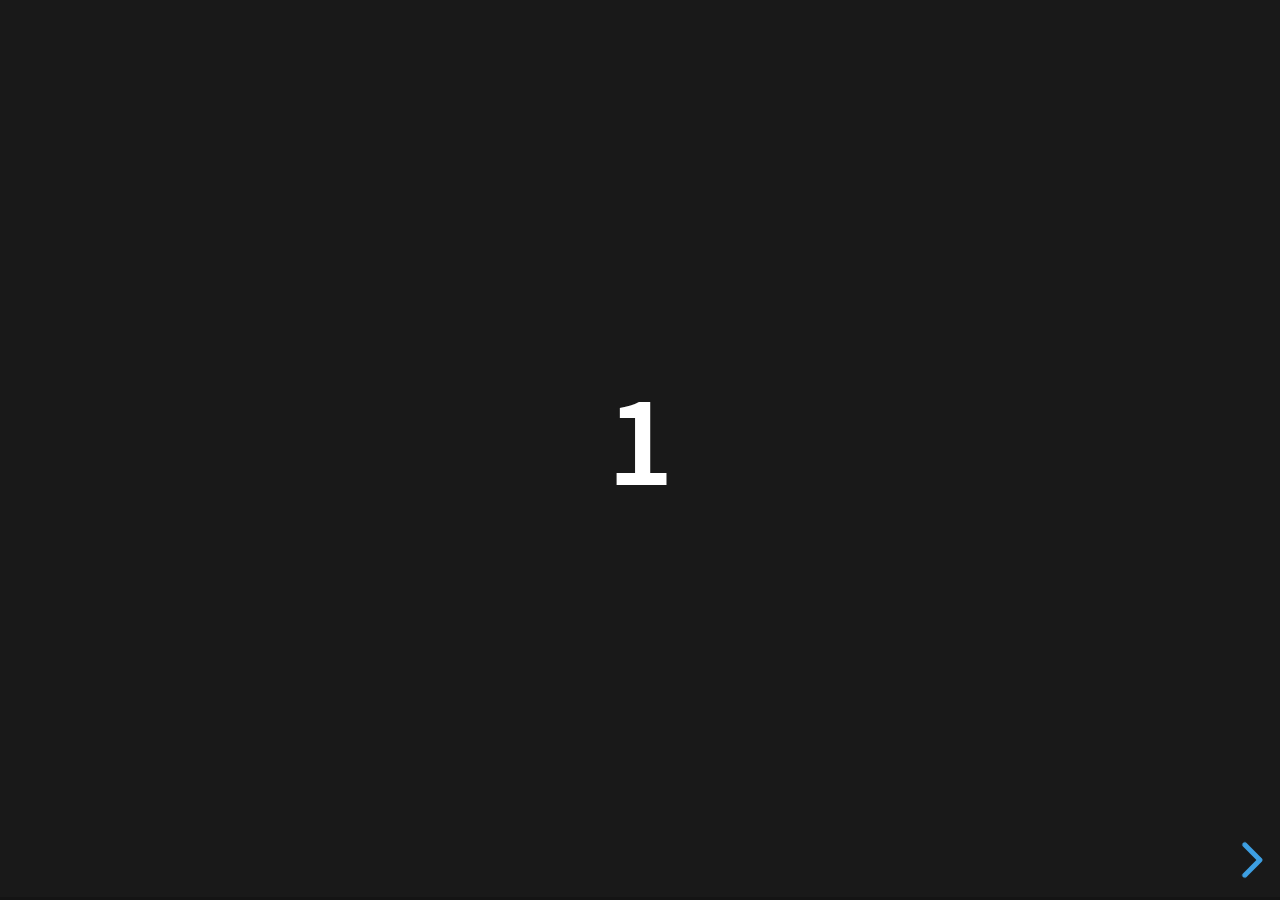
<file: slides/revealjs/examples/500-slides.html>
<!doctype html>
<html lang="en">
	<head>
		<meta charset="utf-8">

		<title>reveal.js - 500 slides</title>

		<meta name="viewport" content="width=device-width, initial-scale=1.0, maximum-scale=1.0, user-scalable=no">

		<link rel="stylesheet" href="../dist/reveal.css">
		<link rel="stylesheet" href="../dist/theme/black.css">
	</head>

	<body>
		<div class="reveal">
			<div class="slides">
				<section><h1>1</h1></section>
				<section><h1>2</h1></section>
				<section><h1>3</h1></section>
				<section><h1>4</h1></section>
				<section><h1>5</h1></section>
				<section><h1>6</h1></section>
				<section><h1>7</h1></section>
				<section><h1>8</h1></section>
				<section><h1>9</h1></section>
				<section><h1>10</h1></section>
				<section><h1>11</h1></section>
				<section><h1>12</h1></section>
				<section><h1>13</h1></section>
				<section><h1>14</h1></section>
				<section><h1>15</h1></section>
				<section><h1>16</h1></section>
				<section><h1>17</h1></section>
				<section><h1>18</h1></section>
				<section><h1>19</h1></section>
				<section><h1>20</h1></section>
				<section><h1>21</h1></section>
				<section><h1>22</h1></section>
				<section><h1>23</h1></section>
				<section><h1>24</h1></section>
				<section><h1>25</h1></section>
				<section><h1>26</h1></section>
				<section><h1>27</h1></section>
				<section><h1>28</h1></section>
				<section><h1>29</h1></section>
				<section><h1>30</h1></section>
				<section><h1>31</h1></section>
				<section><h1>32</h1></section>
				<section><h1>33</h1></section>
				<section><h1>34</h1></section>
				<section><h1>35</h1></section>
				<section><h1>36</h1></section>
				<section><h1>37</h1></section>
				<section><h1>38</h1></section>
				<section><h1>39</h1></section>
				<section><h1>40</h1></section>
				<section><h1>41</h1></section>
				<section><h1>42</h1></section>
				<section><h1>43</h1></section>
				<section><h1>44</h1></section>
				<section><h1>45</h1></section>
				<section><h1>46</h1></section>
				<section><h1>47</h1></section>
				<section><h1>48</h1></section>
				<section><h1>49</h1></section>
				<section><h1>50</h1></section>
				<section><h1>51</h1></section>
				<section><h1>52</h1></section>
				<section><h1>53</h1></section>
				<section><h1>54</h1></section>
				<section><h1>55</h1></section>
				<section><h1>56</h1></section>
				<section><h1>57</h1></section>
				<section><h1>58</h1></section>
				<section><h1>59</h1></section>
				<section><h1>60</h1></section>
				<section><h1>61</h1></section>
				<section><h1>62</h1></section>
				<section><h1>63</h1></section>
				<section><h1>64</h1></section>
				<section><h1>65</h1></section>
				<section><h1>66</h1></section>
				<section><h1>67</h1></section>
				<section><h1>68</h1></section>
				<section><h1>69</h1></section>
				<section><h1>70</h1></section>
				<section><h1>71</h1></section>
				<section><h1>72</h1></section>
				<section><h1>73</h1></section>
				<section><h1>74</h1></section>
				<section><h1>75</h1></section>
				<section><h1>76</h1></section>
				<section><h1>77</h1></section>
				<section><h1>78</h1></section>
				<section><h1>79</h1></section>
				<section><h1>80</h1></section>
				<section><h1>81</h1></section>
				<section><h1>82</h1></section>
				<section><h1>83</h1></section>
				<section><h1>84</h1></section>
				<section><h1>85</h1></section>
				<section><h1>86</h1></section>
				<section><h1>87</h1></section>
				<section><h1>88</h1></section>
				<section><h1>89</h1></section>
				<section><h1>90</h1></section>
				<section><h1>91</h1></section>
				<section><h1>92</h1></section>
				<section><h1>93</h1></section>
				<section><h1>94</h1></section>
				<section><h1>95</h1></section>
				<section><h1>96</h1></section>
				<section><h1>97</h1></section>
				<section><h1>98</h1></section>
				<section><h1>99</h1></section>
				<section><h1>100</h1></section>
				<section><h1>101</h1></section>
				<section><h1>102</h1></section>
				<section><h1>103</h1></section>
				<section><h1>104</h1></section>
				<section><h1>105</h1></section>
				<section><h1>106</h1></section>
				<section><h1>107</h1></section>
				<section><h1>108</h1></section>
				<section><h1>109</h1></section>
				<section><h1>110</h1></section>
				<section><h1>111</h1></section>
				<section><h1>112</h1></section>
				<section><h1>113</h1></section>
				<section><h1>114</h1></section>
				<section><h1>115</h1></section>
				<section><h1>116</h1></section>
				<section><h1>117</h1></section>
				<section><h1>118</h1></section>
				<section><h1>119</h1></section>
				<section><h1>120</h1></section>
				<section><h1>121</h1></section>
				<section><h1>122</h1></section>
				<section><h1>123</h1></section>
				<section><h1>124</h1></section>
				<section><h1>125</h1></section>
				<section><h1>126</h1></section>
				<section><h1>127</h1></section>
				<section><h1>128</h1></section>
				<section><h1>129</h1></section>
				<section><h1>130</h1></section>
				<section><h1>131</h1></section>
				<section><h1>132</h1></section>
				<section><h1>133</h1></section>
				<section><h1>134</h1></section>
				<section><h1>135</h1></section>
				<section><h1>136</h1></section>
				<section><h1>137</h1></section>
				<section><h1>138</h1></section>
				<section><h1>139</h1></section>
				<section><h1>140</h1></section>
				<section><h1>141</h1></section>
				<section><h1>142</h1></section>
				<section><h1>143</h1></section>
				<section><h1>144</h1></section>
				<section><h1>145</h1></section>
				<section><h1>146</h1></section>
				<section><h1>147</h1></section>
				<section><h1>148</h1></section>
				<section><h1>149</h1></section>
				<section><h1>150</h1></section>
				<section><h1>151</h1></section>
				<section><h1>152</h1></section>
				<section><h1>153</h1></section>
				<section><h1>154</h1></section>
				<section><h1>155</h1></section>
				<section><h1>156</h1></section>
				<section><h1>157</h1></section>
				<section><h1>158</h1></section>
				<section><h1>159</h1></section>
				<section><h1>160</h1></section>
				<section><h1>161</h1></section>
				<section><h1>162</h1></section>
				<section><h1>163</h1></section>
				<section><h1>164</h1></section>
				<section><h1>165</h1></section>
				<section><h1>166</h1></section>
				<section><h1>167</h1></section>
				<section><h1>168</h1></section>
				<section><h1>169</h1></section>
				<section><h1>170</h1></section>
				<section><h1>171</h1></section>
				<section><h1>172</h1></section>
				<section><h1>173</h1></section>
				<section><h1>174</h1></section>
				<section><h1>175</h1></section>
				<section><h1>176</h1></section>
				<section><h1>177</h1></section>
				<section><h1>178</h1></section>
				<section><h1>179</h1></section>
				<section><h1>180</h1></section>
				<section><h1>181</h1></section>
				<section><h1>182</h1></section>
				<section><h1>183</h1></section>
				<section><h1>184</h1></section>
				<section><h1>185</h1></section>
				<section><h1>186</h1></section>
				<section><h1>187</h1></section>
				<section><h1>188</h1></section>
				<section><h1>189</h1></section>
				<section><h1>190</h1></section>
				<section><h1>191</h1></section>
				<section><h1>192</h1></section>
				<section><h1>193</h1></section>
				<section><h1>194</h1></section>
				<section><h1>195</h1></section>
				<section><h1>196</h1></section>
				<section><h1>197</h1></section>
				<section><h1>198</h1></section>
				<section><h1>199</h1></section>
				<section><h1>200</h1></section>
				<section><h1>201</h1></section>
				<section><h1>202</h1></section>
				<section><h1>203</h1></section>
				<section><h1>204</h1></section>
				<section><h1>205</h1></section>
				<section><h1>206</h1></section>
				<section><h1>207</h1></section>
				<section><h1>208</h1></section>
				<section><h1>209</h1></section>
				<section><h1>210</h1></section>
				<section><h1>211</h1></section>
				<section><h1>212</h1></section>
				<section><h1>213</h1></section>
				<section><h1>214</h1></section>
				<section><h1>215</h1></section>
				<section><h1>216</h1></section>
				<section><h1>217</h1></section>
				<section><h1>218</h1></section>
				<section><h1>219</h1></section>
				<section><h1>220</h1></section>
				<section><h1>221</h1></section>
				<section><h1>222</h1></section>
				<section><h1>223</h1></section>
				<section><h1>224</h1></section>
				<section><h1>225</h1></section>
				<section><h1>226</h1></section>
				<section><h1>227</h1></section>
				<section><h1>228</h1></section>
				<section><h1>229</h1></section>
				<section><h1>230</h1></section>
				<section><h1>231</h1></section>
				<section><h1>232</h1></section>
				<section><h1>233</h1></section>
				<section><h1>234</h1></section>
				<section><h1>235</h1></section>
				<section><h1>236</h1></section>
				<section><h1>237</h1></section>
				<section><h1>238</h1></section>
				<section><h1>239</h1></section>
				<section><h1>240</h1></section>
				<section><h1>241</h1></section>
				<section><h1>242</h1></section>
				<section><h1>243</h1></section>
				<section><h1>244</h1></section>
				<section><h1>245</h1></section>
				<section><h1>246</h1></section>
				<section><h1>247</h1></section>
				<section><h1>248</h1></section>
				<section><h1>249</h1></section>
				<section><h1>250</h1></section>
				<section><h1>251</h1></section>
				<section><h1>252</h1></section>
				<section><h1>253</h1></section>
				<section><h1>254</h1></section>
				<section><h1>255</h1></section>
				<section><h1>256</h1></section>
				<section><h1>257</h1></section>
				<section><h1>258</h1></section>
				<section><h1>259</h1></section>
				<section><h1>260</h1></section>
				<section><h1>261</h1></section>
				<section><h1>262</h1></section>
				<section><h1>263</h1></section>
				<section><h1>264</h1></section>
				<section><h1>265</h1></section>
				<section><h1>266</h1></section>
				<section><h1>267</h1></section>
				<section><h1>268</h1></section>
				<section><h1>269</h1></section>
				<section><h1>270</h1></section>
				<section><h1>271</h1></section>
				<section><h1>272</h1></section>
				<section><h1>273</h1></section>
				<section><h1>274</h1></section>
				<section><h1>275</h1></section>
				<section><h1>276</h1></section>
				<section><h1>277</h1></section>
				<section><h1>278</h1></section>
				<section><h1>279</h1></section>
				<section><h1>280</h1></section>
				<section><h1>281</h1></section>
				<section><h1>282</h1></section>
				<section><h1>283</h1></section>
				<section><h1>284</h1></section>
				<section><h1>285</h1></section>
				<section><h1>286</h1></section>
				<section><h1>287</h1></section>
				<section><h1>288</h1></section>
				<section><h1>289</h1></section>
				<section><h1>290</h1></section>
				<section><h1>291</h1></section>
				<section><h1>292</h1></section>
				<section><h1>293</h1></section>
				<section><h1>294</h1></section>
				<section><h1>295</h1></section>
				<section><h1>296</h1></section>
				<section><h1>297</h1></section>
				<section><h1>298</h1></section>
				<section><h1>299</h1></section>
				<section><h1>300</h1></section>
				<section><h1>301</h1></section>
				<section><h1>302</h1></section>
				<section><h1>303</h1></section>
				<section><h1>304</h1></section>
				<section><h1>305</h1></section>
				<section><h1>306</h1></section>
				<section><h1>307</h1></section>
				<section><h1>308</h1></section>
				<section><h1>309</h1></section>
				<section><h1>310</h1></section>
				<section><h1>311</h1></section>
				<section><h1>312</h1></section>
				<section><h1>313</h1></section>
				<section><h1>314</h1></section>
				<section><h1>315</h1></section>
				<section><h1>316</h1></section>
				<section><h1>317</h1></section>
				<section><h1>318</h1></section>
				<section><h1>319</h1></section>
				<section><h1>320</h1></section>
				<section><h1>321</h1></section>
				<section><h1>322</h1></section>
				<section><h1>323</h1></section>
				<section><h1>324</h1></section>
				<section><h1>325</h1></section>
				<section><h1>326</h1></section>
				<section><h1>327</h1></section>
				<section><h1>328</h1></section>
				<section><h1>329</h1></section>
				<section><h1>330</h1></section>
				<section><h1>331</h1></section>
				<section><h1>332</h1></section>
				<section><h1>333</h1></section>
				<section><h1>334</h1></section>
				<section><h1>335</h1></section>
				<section><h1>336</h1></section>
				<section><h1>337</h1></section>
				<section><h1>338</h1></section>
				<section><h1>339</h1></section>
				<section><h1>340</h1></section>
				<section><h1>341</h1></section>
				<section><h1>342</h1></section>
				<section><h1>343</h1></section>
				<section><h1>344</h1></section>
				<section><h1>345</h1></section>
				<section><h1>346</h1></section>
				<section><h1>347</h1></section>
				<section><h1>348</h1></section>
				<section><h1>349</h1></section>
				<section><h1>350</h1></section>
				<section><h1>351</h1></section>
				<section><h1>352</h1></section>
				<section><h1>353</h1></section>
				<section><h1>354</h1></section>
				<section><h1>355</h1></section>
				<section><h1>356</h1></section>
				<section><h1>357</h1></section>
				<section><h1>358</h1></section>
				<section><h1>359</h1></section>
				<section><h1>360</h1></section>
				<section><h1>361</h1></section>
				<section><h1>362</h1></section>
				<section><h1>363</h1></section>
				<section><h1>364</h1></section>
				<section><h1>365</h1></section>
				<section><h1>366</h1></section>
				<section><h1>367</h1></section>
				<section><h1>368</h1></section>
				<section><h1>369</h1></section>
				<section><h1>370</h1></section>
				<section><h1>371</h1></section>
				<section><h1>372</h1></section>
				<section><h1>373</h1></section>
				<section><h1>374</h1></section>
				<section><h1>375</h1></section>
				<section><h1>376</h1></section>
				<section><h1>377</h1></section>
				<section><h1>378</h1></section>
				<section><h1>379</h1></section>
				<section><h1>380</h1></section>
				<section><h1>381</h1></section>
				<section><h1>382</h1></section>
				<section><h1>383</h1></section>
				<section><h1>384</h1></section>
				<section><h1>385</h1></section>
				<section><h1>386</h1></section>
				<section><h1>387</h1></section>
				<section><h1>388</h1></section>
				<section><h1>389</h1></section>
				<section><h1>390</h1></section>
				<section><h1>391</h1></section>
				<section><h1>392</h1></section>
				<section><h1>393</h1></section>
				<section><h1>394</h1></section>
				<section><h1>395</h1></section>
				<section><h1>396</h1></section>
				<section><h1>397</h1></section>
				<section><h1>398</h1></section>
				<section><h1>399</h1></section>
				<section><h1>400</h1></section>
				<section><h1>401</h1></section>
				<section><h1>402</h1></section>
				<section><h1>403</h1></section>
				<section><h1>404</h1></section>
				<section><h1>405</h1></section>
				<section><h1>406</h1></section>
				<section><h1>407</h1></section>
				<section><h1>408</h1></section>
				<section><h1>409</h1></section>
				<section><h1>410</h1></section>
				<section><h1>411</h1></section>
				<section><h1>412</h1></section>
				<section><h1>413</h1></section>
				<section><h1>414</h1></section>
				<section><h1>415</h1></section>
				<section><h1>416</h1></section>
				<section><h1>417</h1></section>
				<section><h1>418</h1></section>
				<section><h1>419</h1></section>
				<section><h1>420</h1></section>
				<section><h1>421</h1></section>
				<section><h1>422</h1></section>
				<section><h1>423</h1></section>
				<section><h1>424</h1></section>
				<section><h1>425</h1></section>
				<section><h1>426</h1></section>
				<section><h1>427</h1></section>
				<section><h1>428</h1></section>
				<section><h1>429</h1></section>
				<section><h1>430</h1></section>
				<section><h1>431</h1></section>
				<section><h1>432</h1></section>
				<section><h1>433</h1></section>
				<section><h1>434</h1></section>
				<section><h1>435</h1></section>
				<section><h1>436</h1></section>
				<section><h1>437</h1></section>
				<section><h1>438</h1></section>
				<section><h1>439</h1></section>
				<section><h1>440</h1></section>
				<section><h1>441</h1></section>
				<section><h1>442</h1></section>
				<section><h1>443</h1></section>
				<section><h1>444</h1></section>
				<section><h1>445</h1></section>
				<section><h1>446</h1></section>
				<section><h1>447</h1></section>
				<section><h1>448</h1></section>
				<section><h1>449</h1></section>
				<section><h1>450</h1></section>
				<section><h1>451</h1></section>
				<section><h1>452</h1></section>
				<section><h1>453</h1></section>
				<section><h1>454</h1></section>
				<section><h1>455</h1></section>
				<section><h1>456</h1></section>
				<section><h1>457</h1></section>
				<section><h1>458</h1></section>
				<section><h1>459</h1></section>
				<section><h1>460</h1></section>
				<section><h1>461</h1></section>
				<section><h1>462</h1></section>
				<section><h1>463</h1></section>
				<section><h1>464</h1></section>
				<section><h1>465</h1></section>
				<section><h1>466</h1></section>
				<section><h1>467</h1></section>
				<section><h1>468</h1></section>
				<section><h1>469</h1></section>
				<section><h1>470</h1></section>
				<section><h1>471</h1></section>
				<section><h1>472</h1></section>
				<section><h1>473</h1></section>
				<section><h1>474</h1></section>
				<section><h1>475</h1></section>
				<section><h1>476</h1></section>
				<section><h1>477</h1></section>
				<section><h1>478</h1></section>
				<section><h1>479</h1></section>
				<section><h1>480</h1></section>
				<section><h1>481</h1></section>
				<section><h1>482</h1></section>
				<section><h1>483</h1></section>
				<section><h1>484</h1></section>
				<section><h1>485</h1></section>
				<section><h1>486</h1></section>
				<section><h1>487</h1></section>
				<section><h1>488</h1></section>
				<section><h1>489</h1></section>
				<section><h1>490</h1></section>
				<section><h1>491</h1></section>
				<section><h1>492</h1></section>
				<section><h1>493</h1></section>
				<section><h1>494</h1></section>
				<section><h1>495</h1></section>
				<section><h1>496</h1></section>
				<section><h1>497</h1></section>
				<section><h1>498</h1></section>
				<section><h1>499</h1></section>
			</div>
		</div>

		<script src="../dist/reveal.js"></script>
		<script>
			Reveal.initialize({
				transition: 'linear'
			});
		</script>
	</body>
</html>
</file>
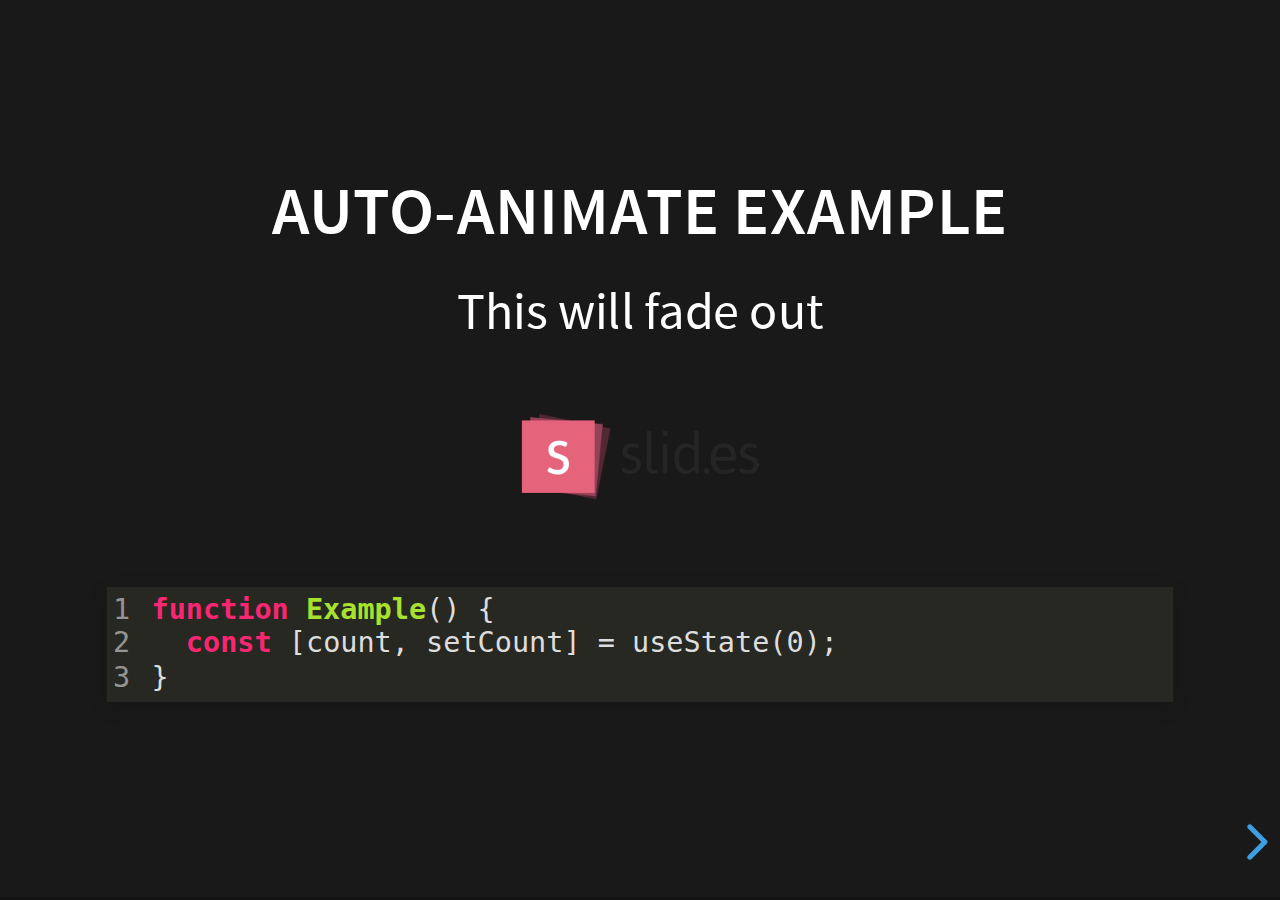
<file: slides/revealjs/examples/auto-animate.html>
<!doctype html>
<html lang="en">

	<head>
		<meta charset="utf-8">

		<title>reveal.js - Auto Animate</title>

		<meta name="viewport" content="width=device-width, initial-scale=1.0, maximum-scale=1.0, user-scalable=no">

		<link rel="stylesheet" href="../dist/reveal.css">
		<link rel="stylesheet" href="../dist/theme/black.css" id="theme">
		<link rel="stylesheet" href="../plugin/highlight/monokai.css">
	</head>

	<body>

		<div class="reveal">

			<div class="slides">
				<section data-auto-animate data-auto-animate-unmatched="fade">
					<h3>Auto-Animate Example</h3>
					<p>This will fade out</p>
					<img src="assets/image1.png" style="height: 100px;">
					<pre data-id="code"><code data-line-numbers class="hljs" data-trim>
						function Example() {
						  const [count, setCount] = useState(0);
						}
					</code></pre>
				</section>
				<section data-auto-animate data-auto-animate-unmatched="fade">
					<h3>Auto-Animate Example</h3>
					<p style="opacity: 0.2; margin-top: 100px;">This will fade out</p>
					<p>This element is unmatched</p>
					<img src="assets/image1.png" style="height: 150px;">
					<pre data-id="code"><code data-line-numbers class="hljs" data-trim>
						function Example() {
						  New line!
						  const [count, setCount] = useState(0);
						}
					</code></pre>
				</section>

				<section data-auto-animate>
					<p data-id="text-props" style="background: #555; line-height: 1em; letter-spacing: 0em;">Line Height & Letter Spacing</p>
				</section>
				<section data-auto-animate>
					<p data-id="text-props" style="background: #555; line-height: 3em; letter-spacing: 0.2em;">Line Height & Letter Spacing</p>
				</section>

				<section>
					<section data-auto-animate>
						<pre data-id="code"><code data-line-numbers class="hljs" data-trim>
							import React, { useState } from 'react';

							function Example() {
							  const [count, setCount] = useState(0);

							  return (
							    ...
							  );
							}
						</code></pre>
					</section>
					<section data-auto-animate>
						<pre data-id="code"><code data-line-numbers class="hljs" data-trim>
							function Example() {
							  const [count, setCount] = useState(0);

							  return (
							    &lt;div&gt;
							      &lt;p&gt;You clicked {count} times&lt;/p&gt;
							      &lt;button onClick={() =&gt; setCount(count + 1)}&gt;
							        Click me
							      &lt;/button&gt;
							    &lt;/div&gt;
							  );
							}
						</code></pre>
					</section>
					<section data-auto-animate>
						<pre data-id="code"><code data-line-numbers class="hljs" data-trim>
							function Example() {
							  // A comment!
							  const [count, setCount] = useState(0);

							  return (
							    &lt;div&gt;
							      &lt;p&gt;You clicked {count} times&lt;/p&gt;
							      &lt;button onClick={() =&gt; setCount(count + 1)}&gt;
							        Click me
							      &lt;/button&gt;
							    &lt;/div&gt;
							  );
							}
						</code></pre>
					</section>
				</section>

				<section>
					<section data-auto-animate>
						<h3>Swapping list items</h3>
						<ul>
							<li>One</li>
							<li>Two</li>
							<li>Three</li>
						</ul>
					</section>
					<section data-auto-animate>
						<h3>Swapping list items</h3>
						<ul>
							<li>Two</li>
							<li>One</li>
							<li>Three</li>
						</ul>
					</section>
					<section data-auto-animate>
						<h3>Swapping list items</h3>
						<ul>
							<li>Two</li>
							<li>Three</li>
							<li>One</li>
						</ul>
					</section>
				</section>

				<section data-auto-animate style="height: 600px">
					<h3 style="opacity: 0.3; font-size: 18px;">SLIDE 1</h3>
					<h2 data-id="title" style="margin-top: 260px;">Animate Anything</h2>
					<div data-id="1" style="background: white; position: absolute; top: 150px; left: 16%; width: 60px; height: 60px;"></div>
					<div data-id="2" style="background: white; position: absolute; top: 150px; left: 36%; width: 60px; height: 60px;"></div>
					<div data-id="3" style="background: white; position: absolute; top: 150px; left: 56%; width: 60px; height: 60px;"></div>
					<div data-id="4" style="background: white; position: absolute; top: 150px; left: 76%; width: 60px; height: 60px;"></div>
				</section>
				<section data-auto-animate style="height: 600px">
					<h3 style="opacity: 0.3; font-size: 18px;">SLIDE 2</h3>
					<h2 data-id="title" style="margin-top: 500px">With Auto Animate</h2>
					<div data-id="1" style="background: cyan; position: absolute; bottom: 190px; left: 16%; width: 60px; height: 60px;"></div>
					<div data-id="2" style="background: magenta; position: absolute; bottom: 190px; left: 36%; width: 60px; height: 160px;"></div>
					<div data-id="3" style="background: yellow; position: absolute; bottom: 190px; left: 56%; width: 60px; height: 260px;"></div>
					<div data-id="4" style="background: red; position: absolute; bottom: 190px; left: 76%; width: 60px; height: 360px;"></div>
				</section>
				<section data-auto-animate style="height: 600px">
					<h3 style="opacity: 0.3; font-size: 18px;">SLIDE 3</h3>
					<h2 data-id="title" style="margin-top: 500px; opacity: 0;">With Auto Animate</h2>
					<div data-id="1" style="background: cyan; position: absolute; top: 50%; left: 50%; width: 400px; height: 400px; margin: -200px 0 0 -200px; border-radius: 400px;"></div>
					<div data-id="2" style="background: magenta; position: absolute; top: 50%; left: 50%; width: 300px; height: 300px; margin: -150px 0 0 -150px; border-radius: 400px;"></div>
					<div data-id="3" style="background: yellow; position: absolute; top: 50%; left: 50%; width: 200px; height: 200px; margin: -100px 0 0 -100px; border-radius: 400px;"></div>
					<div data-id="4" style="background: red; position: absolute; top: 50%; left: 50%; width: 100px; height: 100px; margin: -50px 0 0 -50px; border-radius: 400px;"></div>
				</section>
				<section data-auto-animate style="height: 600px">
					<h3 style="opacity: 0.3; font-size: 18px;">SLIDE 3</h3>
					<h2 data-id="title" style="margin-top: 500px; opacity: 0;">With Auto Animate</h2>
					<div data-id="1" style="background: red; position: absolute; top: 250px; left: 16%; width: 60px; height: 60px;"></div>
					<div data-id="2" style="background: yellow; position: absolute; top: 250px; left: 36%; width: 60px; height: 60px;"></div>
					<div data-id="3" style="background: magenta; position: absolute; top: 250px; left: 56%; width: 60px; height: 60px;"></div>
					<div data-id="4" style="background: cyan; position: absolute; top: 250px; left: 76%; width: 60px; height: 60px;"></div>
				</section>

				<section data-auto-animate data-auto-animate-id="a">
					<h2>data-auto-animate-id="a"</h2>
					<h3>A1</h3>
				</section>
				<section data-auto-animate data-auto-animate-id="a">
					<h2>data-auto-animate-id="a"</h2>
					<h3>A1</h3>
					<h3>A2</h3>
				</section>
				<section data-auto-animate data-auto-animate-id="b">
					<h2>data-auto-animate-id="b"</h2>
					<h3>B1</h3>
				</section>
				<section data-auto-animate data-auto-animate-id="b">
					<h2>data-auto-animate-id="b"</h2>
					<h3>B1</h3>
					<h3>B2</h3>
				</section>

				<section>
					<section id="stacked-slide-1" data-auto-animate>
						<a href="#/stacked-slide-1">Slide 1</a><br>
						<a href="#/stacked-slide-2">Slide 2</a><br>
						<a href="#/stacked-slide-3">Slide 3</a><br>
						<a href="#/stacked-slide-4">Slide 4</a><br>
						<div data-id="anim" style="background: indigo; padding: 8px; width: 50px; height: 50px; position: absolute; left: 0px;">A</div>
					</section>
					<section id="stacked-slide-2" data-auto-animate>
						<a href="#/stacked-slide-1">Slide 1</a><br>
						<a href="#/stacked-slide-2">Slide 2</a><br>
						<a href="#/stacked-slide-3">Slide 3</a><br>
						<a href="#/stacked-slide-4">Slide 4</a><br>
						<div data-id="anim" style="background: indigo; padding: 8px; width: 50px; height: 50px; position: absolute; left: 25%;">A</div>
					</section>
					<section id="stacked-slide-3" data-auto-animate>
						<a href="#/stacked-slide-1">Slide 1</a><br>
						<a href="#/stacked-slide-2">Slide 2</a><br>
						<a href="#/stacked-slide-3">Slide 3</a><br>
						<a href="#/stacked-slide-4">Slide 4</a><br>
						<div data-id="anim" style="background: indigo; padding: 8px; width: 50px; height: 50px; position: absolute; left: 50%;">A</div>
					</section>
					<section id="stacked-slide-4" data-auto-animate>
						<a href="#/stacked-slide-1">Slide 1</a><br>
						<a href="#/stacked-slide-2">Slide 2</a><br>
						<a href="#/stacked-slide-3">Slide 3</a><br>
						<a href="#/stacked-slide-4">Slide 4</a><br>
						<div data-id="anim" style="background: indigo; padding: 8px; width: 50px; height: 50px; position: absolute; left: 75%;">A</div>
					</section>
				</section>

			</div>

		</div>

		<script src="../dist/reveal.js"></script>
		<script src="../plugin/highlight/highlight.js"></script>
		<script>
			Reveal.initialize({
				center: true,
				hash: true,
				plugins: [ RevealHighlight ]
			});
		</script>

	</body>
</html>
</file>
<file: slides/revealjs/dist/theme/black.css>
/**
 * Black theme for reveal.js. This is the opposite of the 'white' theme.
 *
 * By Hakim El Hattab, http://hakim.se
 */
@import url(./fonts/source-sans-pro/source-sans-pro.css);
section.has-light-background, section.has-light-background h1, section.has-light-background h2, section.has-light-background h3, section.has-light-background h4, section.has-light-background h5, section.has-light-background h6 {
  color: #222;
}

/*********************************************
 * GLOBAL STYLES
 *********************************************/
:root {
  --r-background-color: #191919;
  --r-main-font: Source Sans Pro, Helvetica, sans-serif;
  --r-main-font-size: 42px;
  --r-main-color: #fff;
  --r-block-margin: 20px;
  --r-heading-margin: 0 0 20px 0;
  --r-heading-font: Source Sans Pro, Helvetica, sans-serif;
  --r-heading-color: #fff;
  --r-heading-line-height: 1.2;
  --r-heading-letter-spacing: normal;
  --r-heading-text-transform: uppercase;
  --r-heading-text-shadow: none;
  --r-heading-font-weight: 600;
  --r-heading1-text-shadow: none;
  --r-heading1-size: 2.5em;
  --r-heading2-size: 1.6em;
  --r-heading3-size: 1.3em;
  --r-heading4-size: 1em;
  --r-code-font: monospace;
  --r-link-color: #42affa;
  --r-link-color-dark: #068de9;
  --r-link-color-hover: #8dcffc;
  --r-selection-background-color: rgba(66, 175, 250, 0.75);
  --r-selection-color: #fff;
  --r-overlay-element-bg-color: 240, 240, 240;
  --r-overlay-element-fg-color: 0, 0, 0;
}

.reveal-viewport {
  background: #191919;
  background-color: var(--r-background-color);
}

.reveal {
  font-family: var(--r-main-font);
  font-size: var(--r-main-font-size);
  font-weight: normal;
  color: var(--r-main-color);
}

.reveal ::selection {
  color: var(--r-selection-color);
  background: var(--r-selection-background-color);
  text-shadow: none;
}

.reveal ::-moz-selection {
  color: var(--r-selection-color);
  background: var(--r-selection-background-color);
  text-shadow: none;
}

.reveal .slides section,
.reveal .slides section > section {
  line-height: 1.3;
  font-weight: inherit;
}

/*********************************************
 * HEADERS
 *********************************************/
.reveal h1,
.reveal h2,
.reveal h3,
.reveal h4,
.reveal h5,
.reveal h6 {
  margin: var(--r-heading-margin);
  color: var(--r-heading-color);
  font-family: var(--r-heading-font);
  font-weight: var(--r-heading-font-weight);
  line-height: var(--r-heading-line-height);
  letter-spacing: var(--r-heading-letter-spacing);
  text-transform: var(--r-heading-text-transform);
  text-shadow: var(--r-heading-text-shadow);
  word-wrap: break-word;
}

.reveal h1 {
  font-size: var(--r-heading1-size);
}

.reveal h2 {
  font-size: var(--r-heading2-size);
}

.reveal h3 {
  font-size: var(--r-heading3-size);
}

.reveal h4 {
  font-size: var(--r-heading4-size);
}

.reveal h1 {
  text-shadow: var(--r-heading1-text-shadow);
}

/*********************************************
 * OTHER
 *********************************************/
.reveal p {
  margin: var(--r-block-margin) 0;
  line-height: 1.3;
}

/* Remove trailing margins after titles */
.reveal h1:last-child,
.reveal h2:last-child,
.reveal h3:last-child,
.reveal h4:last-child,
.reveal h5:last-child,
.reveal h6:last-child {
  margin-bottom: 0;
}

/* Ensure certain elements are never larger than the slide itself */
.reveal img,
.reveal video,
.reveal iframe {
  max-width: 95%;
  max-height: 95%;
}

.reveal strong,
.reveal b {
  font-weight: bold;
}

.reveal em {
  font-style: italic;
}

.reveal ol,
.reveal dl,
.reveal ul {
  display: inline-block;
  text-align: left;
  margin: 0 0 0 1em;
}

.reveal ol {
  list-style-type: decimal;
}

.reveal ul {
  list-style-type: disc;
}

.reveal ul ul {
  list-style-type: square;
}

.reveal ul ul ul {
  list-style-type: circle;
}

.reveal ul ul,
.reveal ul ol,
.reveal ol ol,
.reveal ol ul {
  display: block;
  margin-left: 40px;
}

.reveal dt {
  font-weight: bold;
}

.reveal dd {
  margin-left: 40px;
}

.reveal blockquote {
  display: block;
  position: relative;
  width: 70%;
  margin: var(--r-block-margin) auto;
  padding: 5px;
  font-style: italic;
  background: rgba(255, 255, 255, 0.05);
  box-shadow: 0px 0px 2px rgba(0, 0, 0, 0.2);
}

.reveal blockquote p:first-child,
.reveal blockquote p:last-child {
  display: inline-block;
}

.reveal q {
  font-style: italic;
}

.reveal pre {
  display: block;
  position: relative;
  width: 90%;
  margin: var(--r-block-margin) auto;
  text-align: left;
  font-size: 0.55em;
  font-family: var(--r-code-font);
  line-height: 1.2em;
  word-wrap: break-word;
  box-shadow: 0px 5px 15px rgba(0, 0, 0, 0.15);
}

.reveal code {
  font-family: var(--r-code-font);
  text-transform: none;
  tab-size: 2;
}

.reveal pre code {
  display: block;
  padding: 5px;
  overflow: auto;
  max-height: 400px;
  word-wrap: normal;
}

.reveal .code-wrapper {
  white-space: normal;
}

.reveal .code-wrapper code {
  white-space: pre;
}

.reveal table {
  margin: auto;
  border-collapse: collapse;
  border-spacing: 0;
}

.reveal table th {
  font-weight: bold;
}

.reveal table th,
.reveal table td {
  text-align: left;
  padding: 0.2em 0.5em 0.2em 0.5em;
  border-bottom: 1px solid;
}

.reveal table th[align=center],
.reveal table td[align=center] {
  text-align: center;
}

.reveal table th[align=right],
.reveal table td[align=right] {
  text-align: right;
}

.reveal table tbody tr:last-child th,
.reveal table tbody tr:last-child td {
  border-bottom: none;
}

.reveal sup {
  vertical-align: super;
  font-size: smaller;
}

.reveal sub {
  vertical-align: sub;
  font-size: smaller;
}

.reveal small {
  display: inline-block;
  font-size: 0.6em;
  line-height: 1.2em;
  vertical-align: top;
}

.reveal small * {
  vertical-align: top;
}

.reveal img {
  margin: var(--r-block-margin) 0;
}

/*********************************************
 * LINKS
 *********************************************/
.reveal a {
  color: var(--r-link-color);
  text-decoration: none;
  transition: color 0.15s ease;
}

.reveal a:hover {
  color: var(--r-link-color-hover);
  text-shadow: none;
  border: none;
}

.reveal .roll span:after {
  color: #fff;
  background: var(--r-link-color-dark);
}

/*********************************************
 * Frame helper
 *********************************************/
.reveal .r-frame {
  border: 4px solid var(--r-main-color);
  box-shadow: 0 0 10px rgba(0, 0, 0, 0.15);
}

.reveal a .r-frame {
  transition: all 0.15s linear;
}

.reveal a:hover .r-frame {
  border-color: var(--r-link-color);
  box-shadow: 0 0 20px rgba(0, 0, 0, 0.55);
}

/*********************************************
 * NAVIGATION CONTROLS
 *********************************************/
.reveal .controls {
  color: var(--r-link-color);
}

/*********************************************
 * PROGRESS BAR
 *********************************************/
.reveal .progress {
  background: rgba(0, 0, 0, 0.2);
  color: var(--r-link-color);
}

/*********************************************
 * PRINT BACKGROUND
 *********************************************/
@media print {
  .backgrounds {
    background-color: var(--r-background-color);
  }
}
</file>
<file: slides/revealjs/plugin/highlight/monokai.css>
/*
Monokai style - ported by Luigi Maselli - http://grigio.org
*/

.hljs {
  display: block;
  overflow-x: auto;
  padding: 0.5em;
  background: #272822;
  color: #ddd;
}

.hljs-tag,
.hljs-keyword,
.hljs-selector-tag,
.hljs-literal,
.hljs-strong,
.hljs-name {
  color: #f92672;
}

.hljs-code {
  color: #66d9ef;
}

.hljs-class .hljs-title {
  color: white;
}

.hljs-attribute,
.hljs-symbol,
.hljs-regexp,
.hljs-link {
  color: #bf79db;
}

.hljs-string,
.hljs-bullet,
.hljs-subst,
.hljs-title,
.hljs-section,
.hljs-emphasis,
.hljs-type,
.hljs-built_in,
.hljs-builtin-name,
.hljs-selector-attr,
.hljs-selector-pseudo,
.hljs-addition,
.hljs-variable,
.hljs-template-tag,
.hljs-template-variable {
  color: #a6e22e;
}

.hljs-comment,
.hljs-quote,
.hljs-deletion,
.hljs-meta {
  color: #75715e;
}

.hljs-keyword,
.hljs-selector-tag,
.hljs-literal,
.hljs-doctag,
.hljs-title,
.hljs-section,
.hljs-type,
.hljs-selector-id {
  font-weight: bold;
}
</file>
